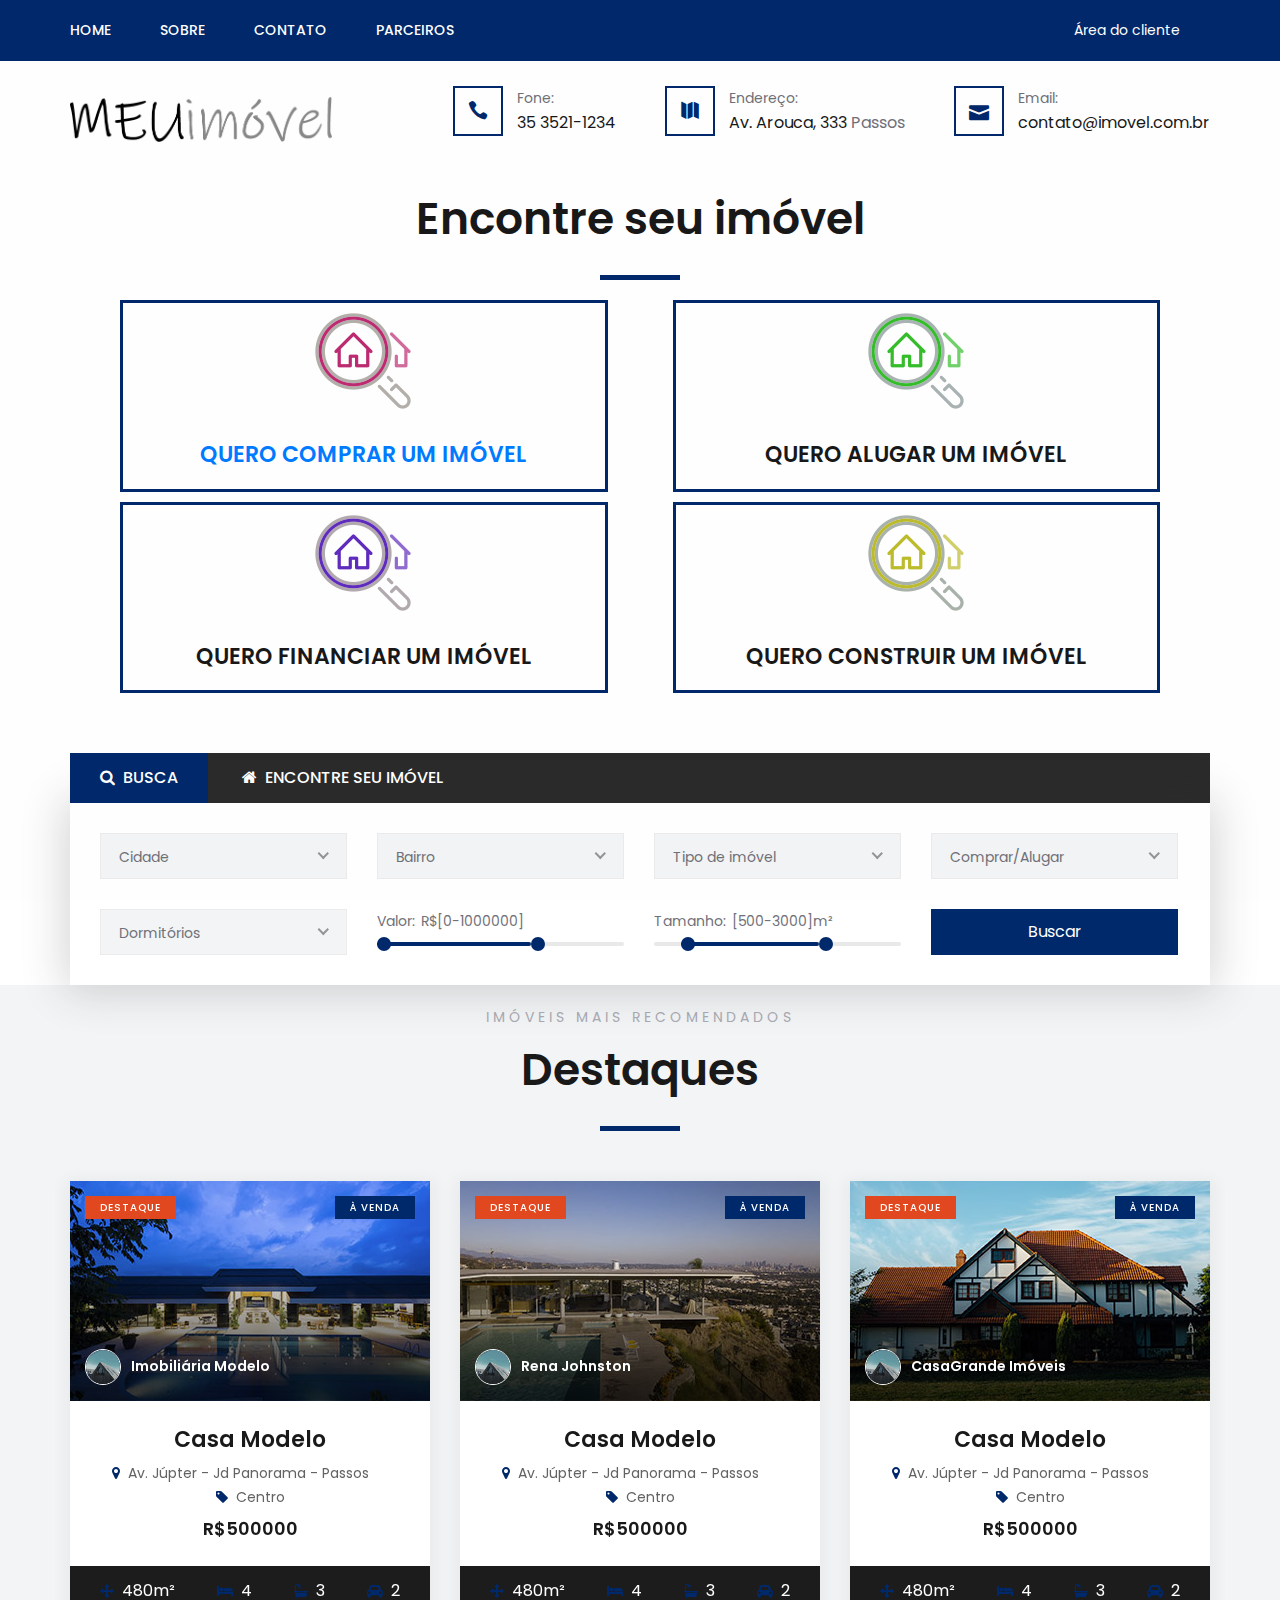
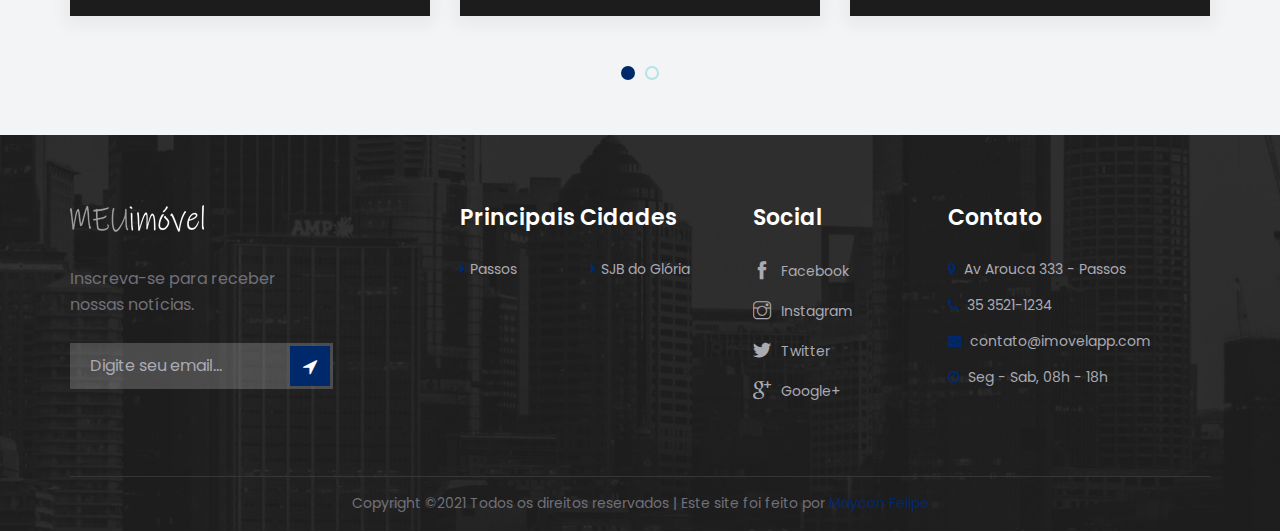
<file: index.html>
<!DOCTYPE html>
<html lang="pt-br">

<head>
    <meta charset="UTF-8">
    <meta name="description" content="Azenta Template">
    <meta name="keywords" content="app, imoveis, imovel, casa, lote, construção">
    <meta name="viewport" content="width=device-width, initial-scale=1.0">
    <meta http-equiv="X-UA-Compatible" content="ie=edge">
    <title>MeuImóvel</title>

    <!-- Google Font -->
    <link href="https://fonts.googleapis.com/css?family=Poppins:300,400,500,600,700,800,900&display=swap" rel="stylesheet">

    <!-- Css Styles -->
    <link rel="stylesheet" href="css/bootstrap.min.css" type="text/css">
    <link rel="stylesheet" href="css/font-awesome.min.css" type="text/css">
    <link rel="stylesheet" href="css/elegant-icons.css" type="text/css">
    <link rel="stylesheet" href="css/themify-icons.css" type="text/css">
    <link rel="stylesheet" href="css/nice-select.css" type="text/css">
    <link rel="stylesheet" href="css/jquery-ui.min.css" type="text/css">
    <link rel="stylesheet" href="css/owl.carousel.min.css" type="text/css">
    <link rel="stylesheet" href="css/magnific-popup.css" type="text/css">
    <link rel="stylesheet" href="css/slicknav.min.css" type="text/css">
    <link rel="stylesheet" href="css/style.css" type="text/css">
</head>

<body>
    <!-- Page Preloder -->
    <div id="preloder">
        <div class="loader"></div>
    </div>

    <!-- Offcanvas Menu Section Begin -->
    <div class="offcanvas-menu-overlay"></div>
    <div class="canvas-open">
        <i class="icon_menu"></i>
    </div>
    <div class="offcanvas-menu-wrapper">
        <div class="canvas-close">
            <i class="icon_close"></i>
        </div>
        <nav class="main-menu">
            <ul>
                <li><a href="./index.html">Home</a></li>
                <li><a href="./about-us.html">Sobre</a></li>
                <li><a href="./contact.html">Contato</a></li>
                <li><a href="./contact.html">Parceiros</a></li>
            </ul>
        </nav>
        <div class="nav-logo-right">
            <ul>
                <li>
                    <i class="icon_phone"></i>
                    <div class="info-text">
                        <span>Phone:</span>
                        <p>(+12) 345 6789</p>
                    </div>
                </li>
                <li>
                    <i class="icon_map"></i>
                    <div class="info-text">
                        <span>Address:</span>
                        <p>16 Creek Ave, <span>NY</span></p>
                    </div>
                </li>
                <li>
                    <i class="icon_mail"></i>
                    <div class="info-text">
                        <span>Email:</span>
                        <p>Info.cololib@gmail.com</p>
                    </div>
                </li>
            </ul>
        </div>
    </div>
    <!-- Offcanvas Menu Section End -->

    <!-- Header Section Begin -->
    <header class="header-section">
        <div class="top-nav">
            <div class="container">
                <div class="row">
                    <div class="col-lg-7">
                        <nav class="main-menu">
                            <ul>
                                <li><a href="./index.html">Home</a></li>
                                <li><a href="./about-us.html">Sobre</a></li>
                                <li><a href="./contact.html">Contato</a></li>
                                <li><a href="./contact.html">Parceiros</a></li>
                            </ul>
                        </nav>
                    </div>
                    <div class="col-lg-5">
                        <div class="top-right">
                            <a href="#" class="property-sub">Área do cliente</a>
                        </div>
                    </div>
                </div>
            </div>
        </div>
        <div class="nav-logo">
            <div class="container">
                <div class="row">
                    <div class="col-lg-3">
                        <div class="logo">
                            <a href="./index.html"><img src="img/logo.png" alt=""></a>
                        </div>
                    </div>
                    <div class="col-lg-9">
                        <div class="nav-logo-right">
                            <ul>
                                <li>
                                    <i class="icon_phone"></i>
                                    <div class="info-text">
                                        <span>Fone:</span>
                                        <p>35 3521-1234</p>
                                    </div>
                                </li>
                                <li>
                                    <i class="icon_map"></i>
                                    <div class="info-text">
                                        <span>Endereço:</span>
                                        <p>Av. Arouca, 333 <span>Passos</span></p>
                                    </div>
                                </li>
                                <li>
                                    <i class="icon_mail"></i>
                                    <div class="info-text">
                                        <span>Email:</span>
                                        <p>contato@imovel.com.br</p>
                                    </div>
                                </li>
                            </ul>
                        </div>
                    </div>
                </div>
            </div>
        </div>
    </header>
    <!-- Header End -->

    <!-- How It Works Section Begin -->
    <section class="howit-works spad">
        <div class="container">
            <div class="row">
                <div class="col-lg-12">
                    <div class="section-title">
                        <span></span>
                        <h2>Encontre seu imóvel</h2>
                    </div>
                </div>
            </div>
            <div class="row buttons">
                <div class="col-lg-5 btn-outline-primary btn-look">
                    <div class="single-howit-works">
                        <img src="img/howit-works/look-for-1.png" alt="">
                        <h4>
                            <a href="selling.html" style="text-decoration:none">
                                QUERO COMPRAR UM IMÓVEL
                            </a>
                        </h4>
                    </div>
                </div>
                <div class="col-lg-5 btn-outline-primary btn-look">
                    <div class="single-howit-works">
                        <img src="img/howit-works/look-for-2.png" alt="">
                        <h4>QUERO ALUGAR UM IMÓVEL</h4>
                    </div>
                </div>
            </div>
            
            <div class="row buttons">
                <div class="col-lg-5 btn-outline-primary btn-look">
                    <div class="single-howit-works">
                        <img src="img/howit-works/look-for-5.png" alt="">
                        <h4>QUERO FINANCIAR UM IMÓVEL</h4>
                    </div>
                </div>
                <div class="col-lg-5 btn-outline-primary btn-look">
                    <div class="single-howit-works">
                        <img src="img/howit-works/look-for-3.png" alt="">
                        <h4>QUERO CONSTRUIR UM IMÓVEL</h4>
                    </div>
                </div>
        </div>
    </section>
    <!-- How It Works Section End -->

    <!-- Search Form Section Begin -->
    <div class="search-form">
        <div class="container">
            <div class="row">
                <div class="col-lg-12">
                    <div class="search-form-text">
                        <div class="search-text">
                            <i class="fa fa-search"></i>
                            Busca
                        </div>
                        <div class="home-text">
                            <i class="fa fa-home"></i>
                            Encontre seu imóvel
                        </div>
                    </div>
                    <form action="#" class="filter-form">
                        <div class="first-row">
                            <select>
                                <option value="" selected>Cidade</option>
                                <option value="" >Passos</option>
                                <option value="" >Itaú de Minas</option>
                                <option value="" >Fortaleza de Minas</option>
                                <option value="" >Pratápolis</option>
                                <option value="" >Alpinópolis</option>
                            </select>
                            <select>
                                <option value="" selected>Bairro</option>
                                <option value="" >Centro</option>
                                <option value="" >Novo Mundo</option>
                                <option value="" >Vila Rica</option>
                                <option value="" >Vale Verde</option>
                                <option value="" >Monte Belo</option>
                                <option value="" >Jd. Canadá</option>
                            </select>
                            <select>
                                <option value="" selected>Tipo de imóvel</option>
                                <option value="" >Casa</option>
                                <option value="" >Apartamento</option>
                                <option value="" >Lote</option>
                                <option value="" >Imóvel Rural</option>
                            </select>
                            <select>
                                <option value="" selected>Comprar/Alugar</option>
                                <option value="" >Comprar</option>
                                <option value="" >Alugar</option>
                            </select>
                        </div>
                        <div class="second-row">
                            <select>
                                <option value="">Dormitórios</option>
                                <option value="" >1</option>
                                <option value="" >2</option>
                                <option value="" >3</option>
                                <option value="" >4 ou +</option>
                            </select>
                            <div class="price-range-wrap">
                                <div class="price-text">
                                    <label for="priceRange">Valor:</label>
                                    <input type="text" id="priceRange" readonly>
                                </div>
                                <div id="price-range" class="slider"></div>
                            </div>
                            <div class="room-size-range">
                                <div class="price-text">
                                    <label for="roomsizeRange">Tamanho:</label>
                                    <input type="text" id="roomsizeRange" readonly>
                                </div>
                                <div id="roomsize-range" class="slider"></div>
                            </div>
                            <button type="button" class="search-btn"><a href="./property.html" style="color: white;">Buscar</a></button>
                        </div>
                    </form>
                </div>
            </div>
        </div>
    </div>
    <!-- Search Form Section End -->

    <!-- Feature Section Begin -->
    <section class="feature-section spad">
        <div class="container">
            <div class="row">
                <div class="col-lg-12">
                    <div class="section-title">
                        <span>Imóveis mais recomendados</span>
                        <h2>Destaques</h2>
                    </div>
                </div>
            </div>
            <div class="row">
                <div class="feature-carousel owl-carousel">
                    <div class="col-lg-4">
                        <div class="feature-item">
                            <div class="fi-pic set-bg" data-setbg="img/feature/feature-1.jpg">
                                <div class="pic-tag">
                                    <div class="f-text">DESTAQUE</div>
                                    <div class="s-text">à venda</div>
                                </div>
                                <div class="feature-author">
                                    <div class="fa-pic">
                                        <img src="img/feature/feature-4.jpg" alt="">
                                    </div>
                                    <div class="fa-text">
                                        <span>Imobiliária Modelo</span>
                                    </div>
                                </div>
                            </div>
                            <div class="fi-text">
                                <div class="inside-text">
                                    <h4>Casa Modelo</h4>
                                    <ul>
                                        <li><i class="fa fa-map-marker"></i> Av. Júpter - Jd Panorama - Passos</li>
                                        <li><i class="fa fa-tag"></i> Centro</li>
                                    </ul>
                                    <h5 class="price">R$500000<span></span></h5>
                                </div>
                                <ul class="room-features">
                                    <li>
                                        <i class="fa fa-arrows"></i>
                                        <p>480m²</p>
                                    </li>
                                    <li>
                                        <i class="fa fa-bed"></i>
                                        <p>4</p>
                                    </li>
                                    <li>
                                        <i class="fa fa-bath"></i>
                                        <p>3</p>
                                    </li>
                                    <li>
                                        <i class="fa fa-car"></i>
                                        <p>2</p>
                                    </li>
                                </ul>
                            </div>
                        </div>
                    </div>
                    <div class="col-lg-4">
                        <div class="feature-item">
                            <div class="fi-pic set-bg" data-setbg="img/feature/feature-2.jpg">
                                <div class="pic-tag">
                                    <div class="f-text">DESTAQUE</div>
                                    <div class="s-text">à venda</div>
                                </div>
                                <div class="feature-author">
                                    <div class="fa-pic">
                                        <img src="img/feature/feature-4.jpg" alt="">
                                    </div>
                                    <div class="fa-text">
                                        <span>Rena Johnston</span>
                                    </div>
                                </div>
                            </div>
                            <div class="fi-text">
                                <div class="inside-text">
                                    <h4>Casa Modelo</h4>
                                    <ul>
                                        <li><i class="fa fa-map-marker"></i> Av. Júpter - Jd Panorama - Passos</li>
                                        <li><i class="fa fa-tag"></i> Centro</li>
                                    </ul>
                                    <h5 class="price">R$500000<span></span></h5>
                                </div>
                                <ul class="room-features">
                                    <li>
                                        <i class="fa fa-arrows"></i>
                                        <p>480m²</p>
                                    </li>
                                    <li>
                                        <i class="fa fa-bed"></i>
                                        <p>4</p>
                                    </li>
                                    <li>
                                        <i class="fa fa-bath"></i>
                                        <p>3</p>
                                    </li>
                                    <li>
                                        <i class="fa fa-car"></i>
                                        <p>2</p>
                                    </li>
                                </ul>
                            </div>
                        </div>
                    </div>
                    <div class="col-lg-4">
                        <div class="feature-item">
                            <div class="fi-pic set-bg" data-setbg="img/feature/feature-3.jpg">
                                <div class="pic-tag">
                                    <div class="f-text">DESTAQUE</div>
                                    <div class="s-text">à venda</div>
                                </div>
                                <div class="feature-author">
                                    <div class="fa-pic">
                                        <img src="img/feature/feature-4.jpg" alt="">
                                    </div>
                                    <div class="fa-text">
                                        <span>CasaGrande Imóveis</span>
                                    </div>
                                </div>
                            </div>
                            <div class="fi-text">
                                <div class="inside-text">
                                    <h4>Casa Modelo</h4>
                                    <ul>
                                        <li><i class="fa fa-map-marker"></i> Av. Júpter - Jd Panorama - Passos</li>
                                        <li><i class="fa fa-tag"></i> Centro</li>
                                    </ul>
                                    <h5 class="price">R$500000<span></span></h5>
                                </div>
                                <ul class="room-features">
                                    <li>
                                        <i class="fa fa-arrows"></i>
                                        <p>480m²</p>
                                    </li>
                                    <li>
                                        <i class="fa fa-bed"></i>
                                        <p>4</p>
                                    </li>
                                    <li>
                                        <i class="fa fa-bath"></i>
                                        <p>3</p>
                                    </li>
                                    <li>
                                        <i class="fa fa-car"></i>
                                        <p>2</p>
                                    </li>
                                </ul>
                            </div>
                        </div>
                    </div>
                    <div class="col-lg-4">
                        <div class="feature-item">
                            <div class="fi-pic set-bg" data-setbg="img/feature/feature-4.jpg">
                                <div class="pic-tag">
                                    <div class="f-text">DESTAQUE</div>
                                    <div class="s-text">à venda</div>
                                </div>
                                <div class="feature-author">
                                    <div class="fa-pic">
                                        <img src="img/feature/feature-4.jpg" alt="">
                                    </div>
                                    <div class="fa-text">
                                        <span>Jorge Paiva</span>
                                    </div>
                                </div>
                            </div>
                            <div class="fi-text">
                                <div class="inside-text">
                                    <h4>Casa Modelo</h4>
                                    <ul>
                                        <li><i class="fa fa-map-marker"></i> Av. Júpter - Jd Panorama - Passos</li>
                                        <li><i class="fa fa-tag"></i> Centro</li>
                                    </ul>
                                    <h5 class="price">R$500000<span></span></h5>
                                </div>
                                <ul class="room-features">
                                    <li>
                                        <i class="fa fa-arrows"></i>
                                        <p>480m²</p>
                                    </li>
                                    <li>
                                        <i class="fa fa-bed"></i>
                                        <p>4</p>
                                    </li>
                                    <li>
                                        <i class="fa fa-bath"></i>
                                        <p>3</p>
                                    </li>
                                    <li>
                                        <i class="fa fa-car"></i>
                                        <p>2</p>
                                    </li>
                                </ul>
                            </div>
                        </div>
                    </div>
                    <div class="col-lg-4">
                        <div class="feature-item">
                            <div class="fi-pic set-bg" data-setbg="img/feature/feature-5.jpg">
                                <div class="pic-tag">
                                    <div class="f-text">DESTAQUE</div>
                                    <div class="s-text">à venda</div>
                                </div>
                                <div class="feature-author">
                                    <div class="fa-pic">
                                        <img src="img/feature/feature-4.jpg" alt="">
                                    </div>
                                    <div class="fa-text">
                                        <span>Jonathan Walters</span>
                                    </div>
                                </div>
                            </div>
                            <div class="fi-text">
                                <div class="inside-text">
                                    <h4>Casa Modelo</h4>
                                    <ul>
                                        <li><i class="fa fa-map-marker"></i> Av. Júpter - Jd Panorama - Passos</li>
                                        <li><i class="fa fa-tag"></i> Centro</li>
                                    </ul>
                                    <h5 class="price">R$500000<span></span></h5>
                                </div>
                                <ul class="room-features">
                                    <li>
                                        <i class="fa fa-arrows"></i>
                                        <p>480m²</p>
                                    </li>
                                    <li>
                                        <i class="fa fa-bed"></i>
                                        <p>4</p>
                                    </li>
                                    <li>
                                        <i class="fa fa-bath"></i>
                                        <p>3</p>
                                    </li>
                                    <li>
                                        <i class="fa fa-car"></i>
                                        <p>2</p>
                                    </li>
                                </ul>
                            </div>
                        </div>
                    </div>
                </div>
            </div>
        </div>
    </section>
    <!-- Feature Section End -->

    <!-- Footer Section Begin -->
    <footer class="footer-section set-bg" data-setbg="img/footer-bg.jpg">
        <div class="container">
            <div class="footer-text">
                <div class="row">
                    <div class="col-lg-3">
                        <div class="footer-logo">
                            <div class="logo">
                                <a href="#"><img src="img/footer-logo.png" alt=""></a>
                            </div>
                            <p>Inscreva-se para receber nossas notícias.</p>
                            <form action="#" class="newslatter-form">
                                <input type="text" placeholder="Digite seu email...">
                                <button type="submit"><i class="fa fa-location-arrow"></i></button>
                            </form>
                        </div>
                    </div>
                    <div class="col-lg-3 offset-lg-1">
                        <div class="footer-widget">
                            <h4>Principais Cidades</h4>
                            <ul>
                                <li><i class="fa fa-caret-right"></i> <a href="#">Passos</a></li>
                            </ul>
                            <ul>
                                <li><i class="fa fa-caret-right"></i> <a href="#">SJB do Glória</a></li>
                            </ul>
                        </div>
                    </div>
                    <div class="col-lg-2">
                        <div class="footer-widget">
                            <h4>Social</h4>
                            <ul class="social">
                                <li><i class="ti-facebook"></i> <a href="#">Facebook</a></li>
                                <li><i class="ti-instagram"></i> <a href="#">Instagram</a></li>
                                <li><i class="ti-twitter-alt"></i> <a href="#">Twitter</a></li>
                                <li><i class="ti-google"></i> <a href="#">Google+</a></li>
                            </ul>
                        </div>
                    </div>
                    <div class="col-lg-3">
                        <div class="footer-widget">
                            <h4>Contato</h4>
                            <ul class="contact-option">
                                <li><i class="fa fa-map-marker"></i> Av Arouca 333 - Passos</li>
                                <li><i class="fa fa-phone"></i> 35 3521-1234</li>
                                <li><i class="fa fa-envelope"></i> contato@imovelapp.com</li>
                                <li><i class="fa fa-clock-o"></i> Seg - Sab, 08h - 18h</li>
                            </ul>
                        </div>
                    </div>
                </div>
            </div>
            <div class="copyright-text">
                <p> Copyright ©2021 Todos os direitos reservados | Este site foi feito por <a href="https://github.com/mayconfelipes">Maycon Felipe</a></p>
            </div>
        </div>
    </footer>
    <!-- Footer Section End -->

    <!-- Js Plugins -->
    <script src="js/jquery-3.3.1.min.js"></script>
    <script src="js/bootstrap.min.js"></script>
    <script src="js/jquery.magnific-popup.min.js"></script>
    <script src="js/jquery.nice-select.min.js"></script>
    <script src="js/jquery.slicknav.js"></script>
    <script src="js/jquery-ui.min.js"></script>
    <script src="js/owl.carousel.min.js"></script>
    <script src="js/main.js"></script>
</body>
</html>
</file>
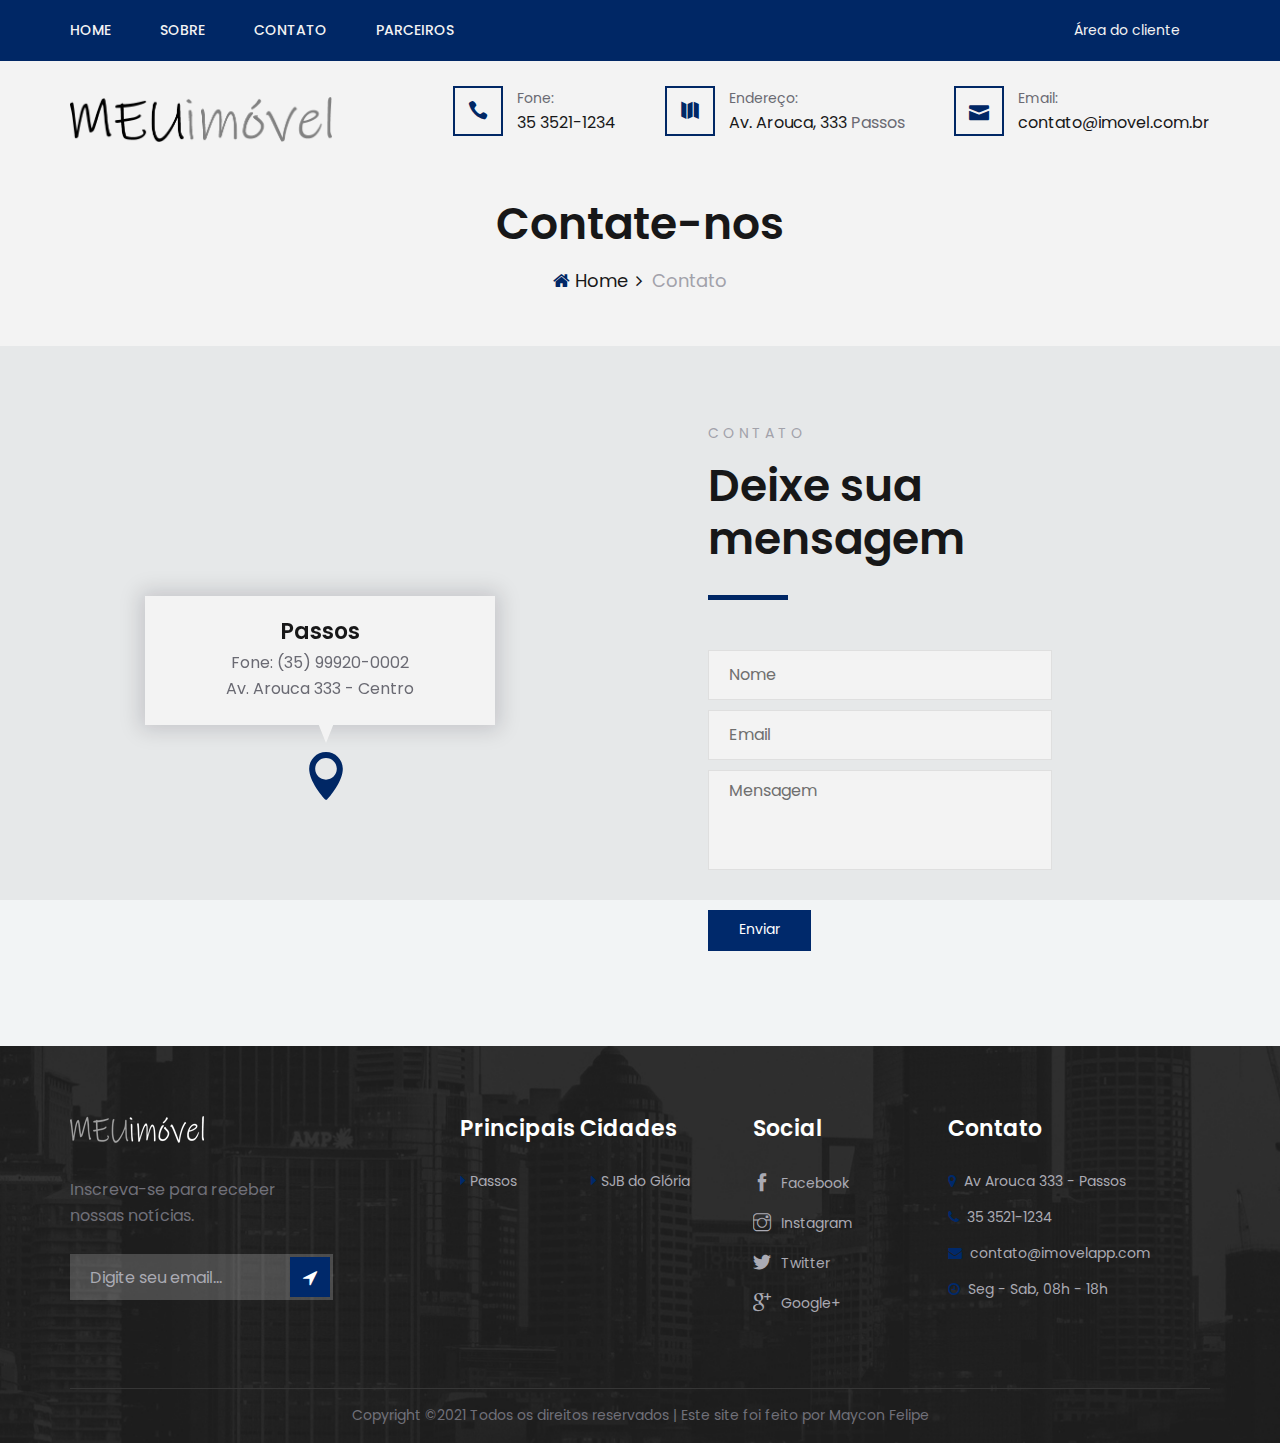
<file: contact.html>
<!DOCTYPE html>
<html lang="zxx">

<head>
    <meta charset="UTF-8">
    <meta name="description" content="Azenta Template">
    <meta name="keywords" content="Azenta, unica, creative, html">
    <meta name="viewport" content="width=device-width, initial-scale=1.0">
    <meta http-equiv="X-UA-Compatible" content="ie=edge">
    <title>MeuImóvel</title>

    <!-- Google Font -->
    <link href="https://fonts.googleapis.com/css?family=Poppins:300,400,500,600,700,800,900&display=swap" rel="stylesheet">

    <!-- Css Styles -->
    <link rel="stylesheet" href="css/bootstrap.min.css" type="text/css">
    <link rel="stylesheet" href="css/font-awesome.min.css" type="text/css">
    <link rel="stylesheet" href="css/elegant-icons.css" type="text/css">
    <link rel="stylesheet" href="css/themify-icons.css" type="text/css">
    <link rel="stylesheet" href="css/nice-select.css" type="text/css">
    <link rel="stylesheet" href="css/jquery-ui.min.css" type="text/css">
    <link rel="stylesheet" href="css/owl.carousel.min.css" type="text/css">
    <link rel="stylesheet" href="css/magnific-popup.css" type="text/css">
    <link rel="stylesheet" href="css/slicknav.min.css" type="text/css">
    <link rel="stylesheet" href="css/style.css" type="text/css">
</head>

<body>
    <!-- Page Preloder -->
    <div id="preloder">
        <div class="loader"></div>
    </div>

    <!-- Offcanvas Menu Section Begin -->
    <div class="offcanvas-menu-overlay"></div>
    <div class="canvas-open">
        <i class="icon_menu"></i>
    </div>
    <div class="offcanvas-menu-wrapper">
        <div class="canvas-close">
            <i class="icon_close"></i>
        </div>
        <nav class="main-menu">
            <ul>
                <li><a href="./index.html">Home</a></li>
                <li><a href="./about-us.html">Sobre</a></li>
                <li><a href="./contact.html">Contato</a></li>
                <li><a href="./blog.html">Blog</a></li>
            </ul>
        </nav>
        <div class="nav-logo-right">
            <ul>
                <li>
                    <i class="icon_phone"></i>
                    <div class="info-text">
                        <span>Phone:</span>
                        <p>(+12) 345 6789</p>
                    </div>
                </li>
                <li>
                    <i class="icon_map"></i>
                    <div class="info-text">
                        <span>Address:</span>
                        <p>16 Creek Ave, <span>NY</span></p>
                    </div>
                </li>
                <li>
                    <i class="icon_mail"></i>
                    <div class="info-text">
                        <span>Email:</span>
                        <p>Info.cololib@gmail.com</p>
                    </div>
                </li>
            </ul>
        </div>
    </div>
    <!-- Offcanvas Menu Section End -->

    <!-- Header Section Begin -->
    <header class="header-section">
        <div class="top-nav">
            <div class="container">
                <div class="row">
                    <div class="col-lg-7">
                        <nav class="main-menu">
                            <ul>
                                <li><a href="./index.html">Home</a></li>
                                <li><a href="./about-us.html">Sobre</a></li>
                                <li><a href="./contact.html">Contato</a></li>
                                <li><a href="./contact.html">Parceiros</a></li>
                            </ul>
                        </nav>
                    </div>
                    <div class="col-lg-5">
                        <div class="top-right">
                            <a href="#" class="property-sub">Área do cliente</a>
                        </div>
                    </div>
                </div>
            </div>
        </div>
        <div class="nav-logo">
            <div class="container">
                <div class="row">
                    <div class="col-lg-3">
                        <div class="logo">
                            <a href="./index.html"><img src="img/logo.png" alt=""></a>
                        </div>
                    </div>
                    <div class="col-lg-9">
                        <div class="nav-logo-right">
                            <ul>
                                <li>
                                    <i class="icon_phone"></i>
                                    <div class="info-text">
                                        <span>Fone:</span>
                                        <p>35 3521-1234</p>
                                    </div>
                                </li>
                                <li>
                                    <i class="icon_map"></i>
                                    <div class="info-text">
                                        <span>Endereço:</span>
                                        <p>Av. Arouca, 333 <span>Passos</span></p>
                                    </div>
                                </li>
                                <li>
                                    <i class="icon_mail"></i>
                                    <div class="info-text">
                                        <span>Email:</span>
                                        <p>contato@imovel.com.br</p>
                                    </div>
                                </li>
                            </ul>
                        </div>
                    </div>
                </div>
            </div>
        </div>
    </header>
    <!-- Header End -->

    <!-- Breadcrumb Section Begin -->
    <section class="breadcrumb-section contact-page">
        <div class="container">
            <div class="row">
                <div class="col-lg-12">
                    <div class="breadcrumb-text">
                        <h2>Contate-nos</h2>
                        <div class="breadcrumb-option">
                            <a href="#"><i class="fa fa-home"></i> Home</a>
                            <span>Contato</span>
                        </div>
                    </div>
                </div>
            </div>
        </div>
    </section>
    <!-- Breadcrumb Section Begin -->

    <!-- Contact Section Begin -->
    <section class="contact-section">
        <div class="container-fluid">
            <div class="row">
                <div class="col-lg-6">
                    <div class="contact-map">
                        <iframe
                        src="https://www.google.com/maps/embed?pb=!1m18!1m12!1m3!1d1865.9018497733414!2d-46.60924538766012!3d-20.718194406738053!2m3!1f0!2f0!3f0!3m2!1i1024!2i768!4f13.1!3m3!1m2!1s0x0%3A0x0!2zMjDCsDQzJzA1LjUiUyA0NsKwMzYnMzAuOCJX!5e0!3m2!1spt-BR!2sbr!4v1615560596039!5m2!1spt-BR!2sbr"
                        height="700" style="border:0;" allowfullscreen=""></iframe>
                        <div class="map-inside">
                            <i class="icon_pin"></i>
                            <div class="inside-widget">
                                <h4>Passos</h4>
                                <ul>
                                    <li>Fone: (35) 99920-0002</li>
                                    <li>Av. Arouca 333 - Centro</li>
                                </ul>
                            </div>
                        </div>
                    </div>
                </div>
                <div class="col-lg-6">
                    <div class="row">
                        <div class="col-lg-7 offset-lg-1">
                            <div class="contact-text">
                                <div class="section-title">
                                    <span>Contato</span>
                                    <h2>Deixe sua mensagem</h2>
                                </div>
                                <form action="#" class="contact-form">
                                    <input type="text" placeholder="Nome">
                                    <input type="text" placeholder="Email">
                                    <textarea placeholder="Mensagem"></textarea>
                                    <button type="submit" class="site-btn">Enviar</button>
                                </form>
                            </div>
                        </div>
                    </div>
                </div>
            </div>
        </div>
    </section>
    <!-- Contact Section End -->

    
    <!-- Footer Section Begin -->
    <footer class="footer-section set-bg" data-setbg="img/footer-bg.jpg">
        <div class="container">
            <div class="footer-text">
                <div class="row">
                    <div class="col-lg-3">
                        <div class="footer-logo">
                            <div class="logo">
                                <a href="#"><img src="img/footer-logo.png" alt=""></a>
                            </div>
                            <p>Inscreva-se para receber nossas notícias.</p>
                            <form action="#" class="newslatter-form">
                                <input type="text" placeholder="Digite seu email...">
                                <button type="submit"><i class="fa fa-location-arrow"></i></button>
                            </form>
                        </div>
                    </div>
                    <div class="col-lg-3 offset-lg-1">
                        <div class="footer-widget">
                            <h4>Principais Cidades</h4>
                            <ul>
                                <li><i class="fa fa-caret-right"></i> <a href="#">Passos</a></li>
                            </ul>
                            <ul>
                                <li><i class="fa fa-caret-right"></i> <a href="#">SJB do Glória</a></li>
                            </ul>
                        </div>
                    </div>
                    <div class="col-lg-2">
                        <div class="footer-widget">
                            <h4>Social</h4>
                            <ul class="social">
                                <li><i class="ti-facebook"></i> <a href="#">Facebook</a></li>
                                <li><i class="ti-instagram"></i> <a href="#">Instagram</a></li>
                                <li><i class="ti-twitter-alt"></i> <a href="#">Twitter</a></li>
                                <li><i class="ti-google"></i> <a href="#">Google+</a></li>
                            </ul>
                        </div>
                    </div>
                    <div class="col-lg-3">
                        <div class="footer-widget">
                            <h4>Contato</h4>
                            <ul class="contact-option">
                                <li><i class="fa fa-map-marker"></i> Av Arouca 333 - Passos</li>
                                <li><i class="fa fa-phone"></i> 35 3521-1234</li>
                                <li><i class="fa fa-envelope"></i> contato@imovelapp.com</li>
                                <li><i class="fa fa-clock-o"></i> Seg - Sab, 08h - 18h</li>
                            </ul>
                        </div>
                    </div>
                </div>
            </div>
            <div class="copyright-text">
                <p> Copyright ©2021 Todos os direitos reservados | Este site foi feito por Maycon Felipe</p>
            </div>
        </div>
    </footer>
    <!-- Footer Section End -->

    <!-- Js Plugins -->
    <script src="js/jquery-3.3.1.min.js"></script>
    <script src="js/bootstrap.min.js"></script>
    <script src="js/jquery.magnific-popup.min.js"></script>
    <script src="js/jquery.nice-select.min.js"></script>
    <script src="js/jquery.slicknav.js"></script>
    <script src="js/jquery-ui.min.js"></script>
    <script src="js/owl.carousel.min.js"></script>
    <script src="js/main.js"></script>
</body>

</html>
</file>
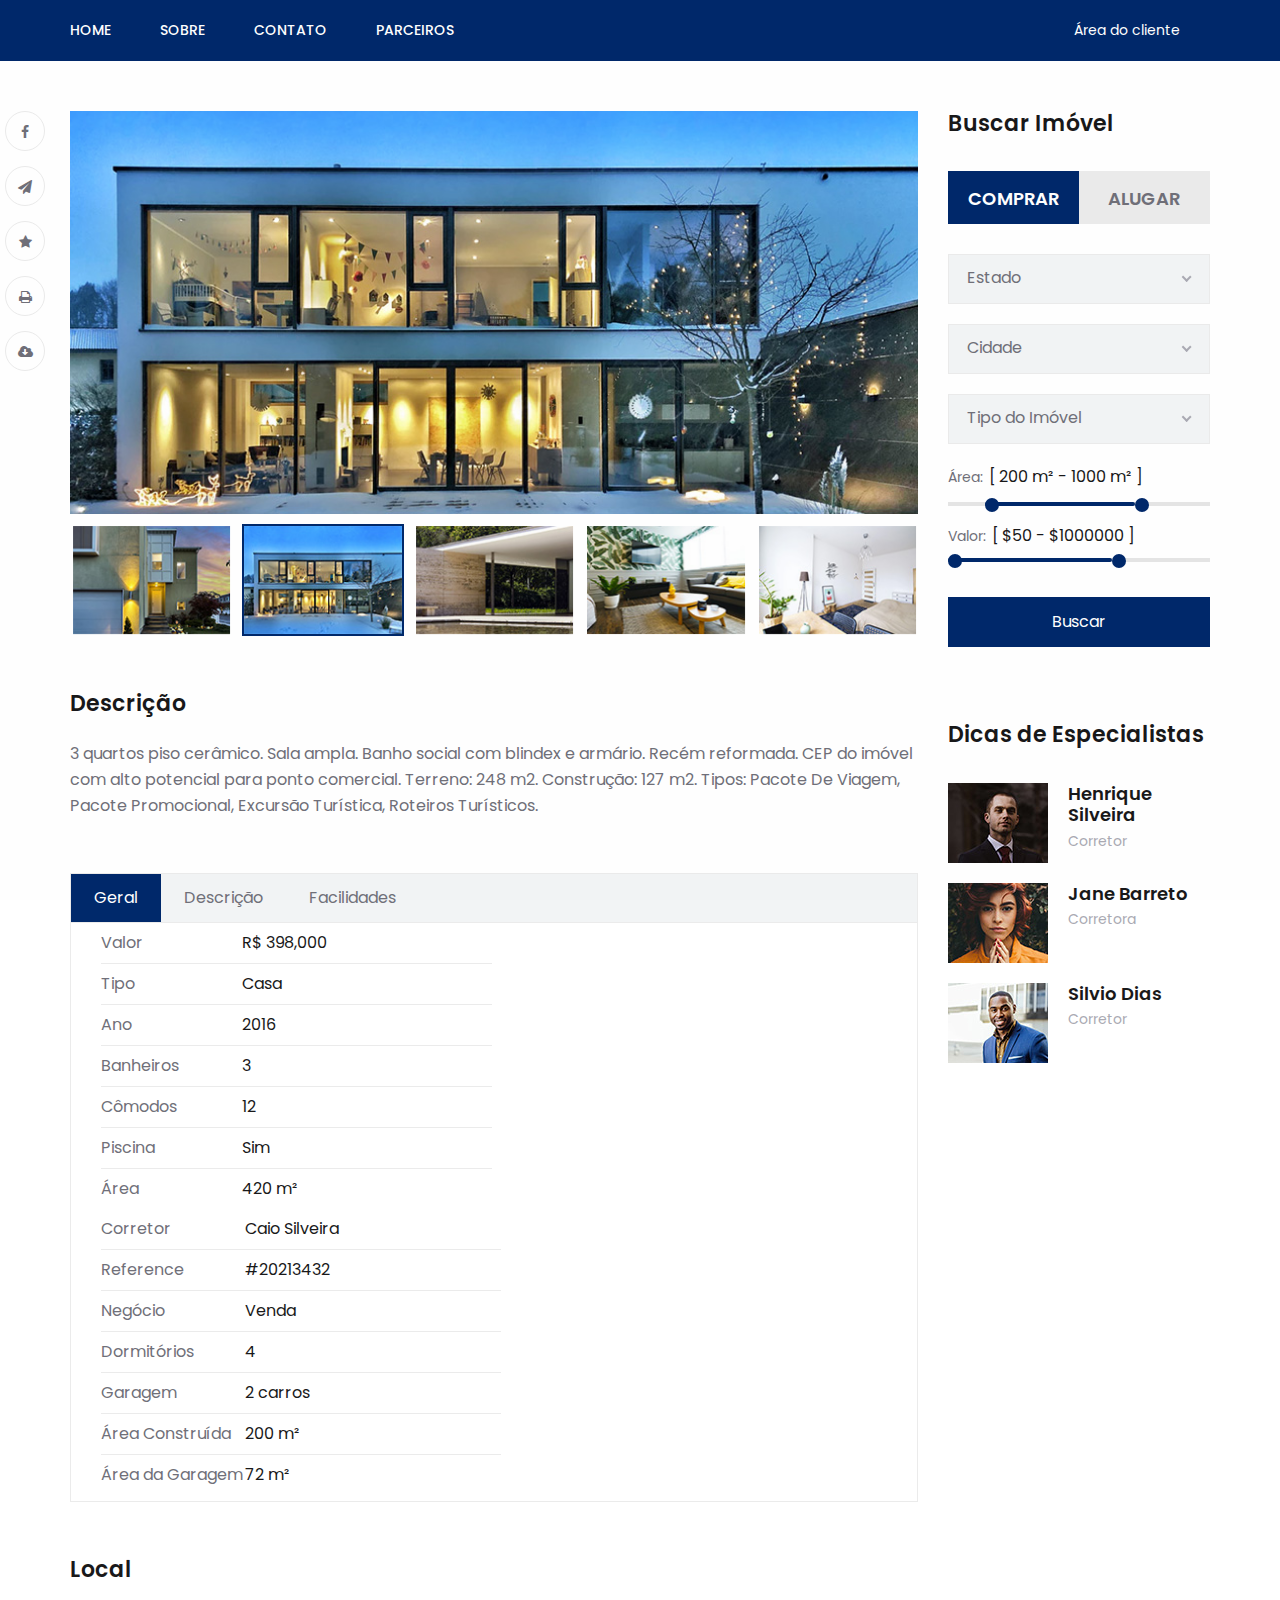
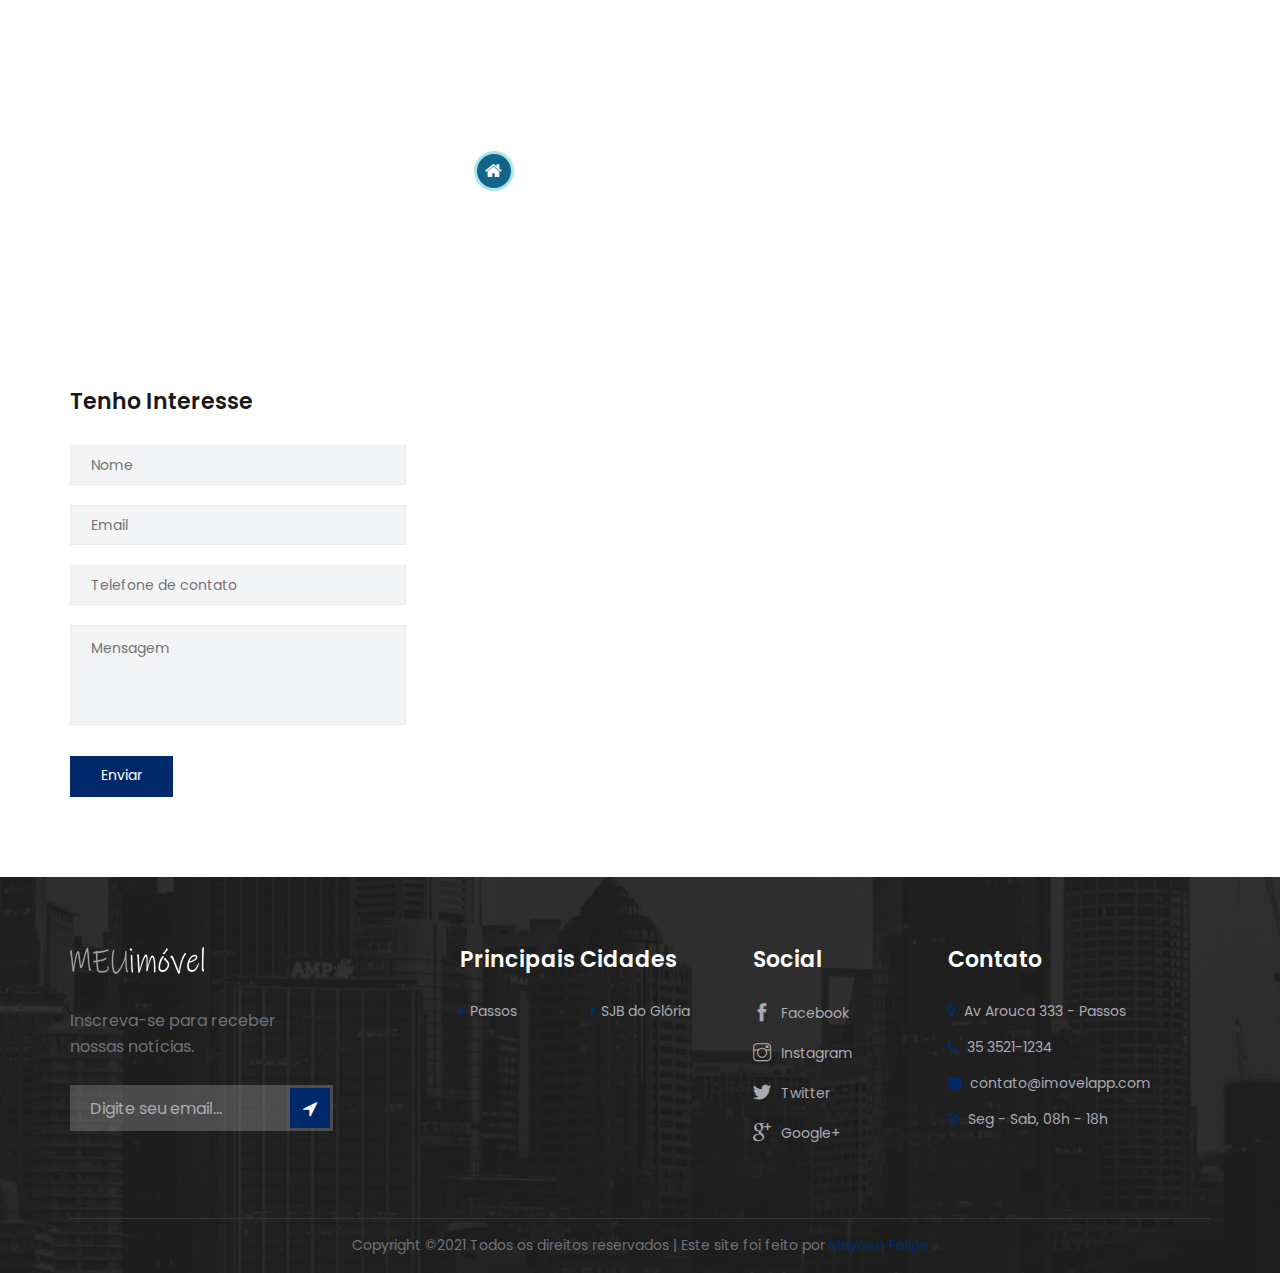
<file: property-details.html>
<!DOCTYPE html>
<html lang="zxx">

<head>
    <meta charset="UTF-8">
    <meta name="description" content="Azenta Template">
    <meta name="keywords" content="Azenta, unica, creative, html">
    <meta name="viewport" content="width=device-width, initial-scale=1.0">
    <meta http-equiv="X-UA-Compatible" content="ie=edge">
    <title>MeuImóvel</title>

    <!-- Google Font -->
    <link href="https://fonts.googleapis.com/css?family=Poppins:300,400,500,600,700,800,900&display=swap" rel="stylesheet">

    <!-- Css Styles -->
    <link rel="stylesheet" href="css/bootstrap.min.css" type="text/css">
    <link rel="stylesheet" href="css/font-awesome.min.css" type="text/css">
    <link rel="stylesheet" href="css/elegant-icons.css" type="text/css">
    <link rel="stylesheet" href="css/themify-icons.css" type="text/css">
    <link rel="stylesheet" href="css/nice-select.css" type="text/css">
    <link rel="stylesheet" href="css/jquery-ui.min.css" type="text/css">
    <link rel="stylesheet" href="css/owl.carousel.min.css" type="text/css">
    <link rel="stylesheet" href="css/magnific-popup.css" type="text/css">
    <link rel="stylesheet" href="css/slicknav.min.css" type="text/css">
    <link rel="stylesheet" href="css/style.css" type="text/css">
</head>

<body>
    <!-- Page Preloder -->
    <div id="preloder">
        <div class="loader"></div>
    </div>

    <!-- Offcanvas Menu Section Begin -->
    <div class="offcanvas-menu-overlay"></div>
    <div class="canvas-open">
        <i class="icon_menu"></i>
    </div>
    <div class="offcanvas-menu-wrapper">
        <div class="canvas-close">
            <i class="icon_close"></i>
        </div>
        <nav class="main-menu">
            <ul>
                <li><a href="./index.html">Home</a></li>
                <li><a href="./about-us.html">Sobre</a></li>
                <li><a href="./contact.html">Contato</a></li>
            </ul>
        </nav>
        
    </div>
    <!-- Offcanvas Menu Section End -->

    <!-- Header Section Begin -->
    <header class="header-section">
        <div class="top-nav">
            <div class="container">
                <div class="row">
                    <div class="col-lg-7">
                        <nav class="main-menu">
                            <ul>
                                <li><a href="./index.html">Home</a></li>
                                <li><a href="./about-us.html">Sobre</a></li>
                <li><a href="./contact.html">Contato</a></li>
                <li><a href="./contact.html">Parceiros</a></li>
                            </ul>
                        </nav>
                    </div>
                    <div class="col-lg-5">
                        <div class="top-right">
                            <a href="#" class="property-sub">Área do cliente</a>
                        </div>
                    </div>
                </div>
            </div>
        </div>
        
    </header>
    <!-- Header End -->
    <!-- Property Details Section Begin -->
    <section class="property-details-section spad">
        <div class="container">
            <div class="row">
                <div class="col-lg-9">
                    <div class="pd-details-text">
                        <div class="pd-details-social">
                            <a href="#"><i class="fa fa-facebook"></i></a>
                            <a href="#"><i class="fa fa-send"></i></a>
                            <a href="#"><i class="fa fa-star"></i></a>
                            <a href="#"><i class="fa fa-print"></i></a>
                            <a href="#"><i class="fa fa-cloud-download"></i></a>
                        </div>
                        <div class="property-more-pic">
                            <div class="product-pic-zoom">
                                <img class="product-big-img" src="img/properties/property-details-b1.jpg" alt="">
                            </div>
                            <div class="product-thumbs">
                                <div class="product-thumbs-track ps-slider owl-carousel">
                                    <div class="pt" data-imgbigurl="img/properties/property-details-b2.jpg"><img
                                            src="img/properties/thumb-1.jpg" alt=""></div>
                                    <div class="pt active" data-imgbigurl="img/properties/property-details-b1.jpg"><img
                                            src="img/properties/thumb-2.jpg" alt=""></div>
                                    <div class="pt" data-imgbigurl="img/properties/property-details-b3.jpg"><img
                                            src="img/properties/thumb-3.jpg" alt=""></div>
                                    <div class="pt" data-imgbigurl="img/properties/property-details-b4.jpg"><img
                                            src="img/properties/thumb-4.jpg" alt=""></div>
                                    <div class="pt" data-imgbigurl="img/properties/property-details-b5.jpg"><img
                                            src="img/properties/thumb-5.jpg" alt=""></div>
                                </div>
                            </div>
                        </div>
                        <div class="pd-desc">
                            <h4>Descrição</h4>
                            <p>3 quartos piso cerâmico. Sala ampla. Banho social com blindex e armário. 
                                Recém reformada. CEP do imóvel com alto potencial para ponto comercial. 
                                Terreno: 248 m2. Construção: 127 m2. Tipos: Pacote De Viagem, Pacote Promocional, 
                                Excursão Turística, Roteiros Turísticos.</p>
                        </div>
                        <div class="pd-details-tab">
                            <div class="tab-item">
                                <ul class="nav" role="tablist">
                                    <li>
                                        <a class="active" data-toggle="tab" href="#tab-1" role="tab">Geral</a>
                                    </li>
                                    <li>
                                        <a data-toggle="tab" href="#tab-2" role="tab">Descrição</a>
                                    </li>
                                    <li>
                                        <a data-toggle="tab" href="#tab-3" role="tab">Facilidades</a>
                                    </li>
                                </ul>
                            </div>
                            <div class="tab-item-content">
                                <div class="tab-content">
                                    <div class="tab-pane fade-in active" id="tab-1" role="tabpanel">
                                        <div class="property-more-table">
                                            <table class="left-table">
                                                <tbody>
                                                    <tr>
                                                        <td class="pt-name">Valor</td>
                                                        <td class="p-value">R$ 398,000</td>
                                                    </tr>
                                                    <tr>
                                                        <td class="pt-name">Tipo</td>
                                                        <td class="p-value">Casa</td>
                                                    </tr>
                                                    <tr>
                                                        <td class="pt-name">Ano</td>
                                                        <td class="p-value">2016</td>
                                                    </tr>
                                                    <tr>
                                                        <td class="pt-name">Banheiros</td>
                                                        <td class="p-value">3</td>
                                                    </tr>
                                                    <tr>
                                                        <td class="pt-name">Cômodos</td>
                                                        <td class="p-value">12</td>
                                                    </tr>
                                                    <tr>
                                                        <td class="pt-name">Piscina</td>
                                                        <td class="p-value">Sim</td>
                                                    </tr>
                                                    <tr>
                                                        <td class="pt-name">Área</td>
                                                        <td class="p-value">420 m²</td>
                                                    </tr>
                                                </tbody>
                                            </table>
                                            <table class="right-table">
                                                <tbody>
                                                    <tr>
                                                        <td class="pt-name">Corretor</td>
                                                        <td class="p-value">Caio Silveira</td>
                                                    </tr>
                                                    <tr>
                                                        <td class="pt-name">Reference</td>
                                                        <td class="p-value">#20213432</td>
                                                    </tr>
                                                    <tr>
                                                        <td class="pt-name">Negócio</td>
                                                        <td class="p-value">Venda</td>
                                                    </tr>
                                                    <tr>
                                                        <td class="pt-name">Dormitórios</td>
                                                        <td class="p-value">4</td>
                                                    </tr>
                                                    <tr>
                                                        <td class="pt-name">Garagem</td>
                                                        <td class="p-value">2 carros</td>
                                                    </tr>
                                                    <tr>
                                                        <td class="pt-name">Área Construída</td>
                                                        <td class="p-value">200 m²</td>
                                                    </tr>
                                                    <tr>
                                                        <td class="pt-name">Área da Garagem</td>
                                                        <td class="p-value">72 m²</td>
                                                    </tr>
                                                </tbody>
                                            </table>
                                        </div>
                                    </div>
                                    <div class="tab-pane fade" id="tab-2" role="tabpanel">
                                        <div class="pd-table-desc">
                                            <p>3 quartos piso cerâmico. Sala ampla. Banho social com blindex e armário. 
                                                Recém reformada. CEP do imóvel com alto potencial para ponto comercial. 
                                                Terreno: 248 m2. Construção: 127 m2. Tipos: Pacote De Viagem, Pacote Promocional, 
                                                Excursão Turística, Roteiros Turísticos.</p>
                                        </div>
                                    </div>
                                    <div class="tab-pane fade" id="tab-3" role="tabpanel">
                                        <div class="pd-table-amenities">
                                            <p>Você encontrou o apartamento dos seus sonhos em Botafogo! Imóvel à venda,
                                                 com 3 quartos , varanda, cozinha americana planejada e área de serviço. 
                                                 Imagina passar uma tarde de domingo com a família e amigos nesse apartamento?! 
                                                  Possui vaga de garagem coberta, piscina, academia, salão de festas e segurança 24h.
                                                O imóvel está a 3 quarteirões do metrô da Voluntários da Pátria e a região oferece
                                                 diversas opções de serviços e lazer, como escolas, padarias, supermercado (a 2 min), 
                                                 livraria (a 5 min). Também está próximo da praia.
                                                Apartamento disponível para visitas de segunda à sexta-feira, das 9h às 18h.</p>
                                        </div>
                                    </div>
                                </div>
                            </div>
                        </div>
                        <div class="property-map">
                            <h4>Local</h4>
                            <div class="map-inside">
                                <iframe
                                    src="https://www.google.com/maps/embed?pb=!1m18!1m12!1m3!1d1865.9018497733414!2d-46.60924538766012!3d-20.718194406738053!2m3!1f0!2f0!3f0!3m2!1i1024!2i768!4f13.1!3m3!1m2!1s0x0%3A0x0!2zMjDCsDQzJzA1LjUiUyA0NsKwMzYnMzAuOCJX!5e0!3m2!1spt-BR!2sbr!4v1615560596039!5m2!1spt-BR!2sbr"
                                    height="320" style="border:0;" allowfullscreen=""></iframe>
                                <div class="icon">
                                    <i class="fa fa-home"></i>
                                </div>
                            </div>
                        </div>
                        <div class="property-contactus">
                            <h4>Tenho Interesse</h4>
                            <div class="row">
                                <div class="col-lg-5">
                                    <form action="#" class="agent-contact-form">
                                        <input type="text" placeholder="Nome">
                                        <input type="text" placeholder="Email">
                                        <input type="text" placeholder="Telefone de contato">
                                        <textarea placeholder="Mensagem"></textarea>
                                        <button type="submit" class="site-btn">Enviar</button>
                                    </form>
                                </div>
                            </div>
                        </div>
                    </div>
                </div>
                <div class="col-lg-3">
                    <div class="property-sidebar">
                        <h4>Buscar Imóvel</h4>
                        <form action="#" class="sidebar-search">
                            <div class="sidebar-btn">
                                <div class="bt-item">
                                    <input type="radio" name="s-type" id="st-buy" checked>
                                    <label for="st-buy">Comprar</label>
                                </div>
                                <div class="bt-item">
                                    <input type="radio" name="s-type" id="st-rent">
                                    <label for="st-rent">Alugar</label>
                                </div>
                            </div>
                            <select>
                                <option value="">Estado</option>
                            </select>
                            <select>
                                <option value="">Cidade</option>
                            </select>
                            <select>
                                <option value="">Tipo do Imóvel</option>
                            </select>
                            <div class="room-size-range">
                                <div class="price-text">
                                    <label for="roomsizeRangeP">Área:</label>
                                    <input type="text" id="roomsizeRangeP" readonly>
                                </div>
                                <div id="roomsize-range-P" class="slider"></div>
                            </div>
                            <div class="price-range-wrap">
                                <div class="price-text">
                                    <label for="priceRangeP">Valor:</label>
                                    <input type="text" id="priceRangeP" readonly>
                                </div>
                                <div id="price-range-P" class="slider"></div>
                            </div>
                            <button type="button" class="search-btn"><a href="./property.html" style="color: white;">Buscar</a></button> 
                        </form>
                        <div class="best-agents">
                            <h4>Dicas de Especialistas</h4>
                            <a href="#" class="ba-item">
                                <div class="ba-pic">
                                    <img src="img/properties/best-agent-1.jpg" alt="">
                                </div>
                                <div class="ba-text">
                                    <h5>Henrique Silveira</h5>
                                    <span>Corretor</span>
                                </div>
                            </a>
                            <a href="#" class="ba-item">
                                <div class="ba-pic">
                                    <img src="img/properties/best-agent-2.jpg" alt="">
                                </div>
                                <div class="ba-text">
                                    <h5>Jane Barreto</h5>
                                    <span>Corretora</span>
                                </div>
                            </a>
                            <a href="#" class="ba-item">
                                <div class="ba-pic">
                                    <img src="img/properties/best-agent-3.jpg" alt="">
                                </div>
                                <div class="ba-text">
                                    <h5>Silvio Dias</h5>
                                    <span>Corretor</span>
                                </div>
                            </a>
                        </div>
                    </div>
                </div>
            </div>
        </div>
    </section>
    <!-- Property Details Section End -->

    <!-- Footer Section Begin -->
    <footer class="footer-section set-bg" data-setbg="img/footer-bg.jpg">
        <div class="container">
            <div class="footer-text">
                <div class="row">
                    <div class="col-lg-3">
                        <div class="footer-logo">
                            <div class="logo">
                                <a href="#"><img src="img/footer-logo.png" alt=""></a>
                            </div>
                            <p>Inscreva-se para receber nossas notícias.</p>
                            <form action="#" class="newslatter-form">
                                <input type="text" placeholder="Digite seu email...">
                                <button type="submit"><i class="fa fa-location-arrow"></i></button>
                            </form>
                        </div>
                    </div>
                    <div class="col-lg-3 offset-lg-1">
                        <div class="footer-widget">
                            <h4>Principais Cidades</h4>
                            <ul>
                                <li><i class="fa fa-caret-right"></i> <a href="#">Passos</a></li>
                            </ul>
                            <ul>
                                <li><i class="fa fa-caret-right"></i> <a href="#">SJB do Glória</a></li>
                            </ul>
                        </div>
                    </div>
                    <div class="col-lg-2">
                        <div class="footer-widget">
                            <h4>Social</h4>
                            <ul class="social">
                                <li><i class="ti-facebook"></i> <a href="#">Facebook</a></li>
                                <li><i class="ti-instagram"></i> <a href="#">Instagram</a></li>
                                <li><i class="ti-twitter-alt"></i> <a href="#">Twitter</a></li>
                                <li><i class="ti-google"></i> <a href="#">Google+</a></li>
                            </ul>
                        </div>
                    </div>
                    <div class="col-lg-3">
                        <div class="footer-widget">
                            <h4>Contato</h4>
                            <ul class="contact-option">
                                <li><i class="fa fa-map-marker"></i> Av Arouca 333 - Passos</li>
                                <li><i class="fa fa-phone"></i> 35 3521-1234</li>
                                <li><i class="fa fa-envelope"></i> contato@imovelapp.com</li>
                                <li><i class="fa fa-clock-o"></i> Seg - Sab, 08h - 18h</li>
                            </ul>
                        </div>
                    </div>
                </div>
            </div>
            <div class="copyright-text">
               <p> Copyright ©2021 Todos os direitos reservados | Este site foi feito por <a href="https://github.com/mayconfelipes">Maycon Felipe</a></p>
             </div>
        </div>
    </footer>
    <!-- Footer Section End -->

    <!-- Js Plugins -->
    <script src="js/jquery-3.3.1.min.js"></script>
    <script src="js/bootstrap.min.js"></script>
    <script src="js/jquery.magnific-popup.min.js"></script>
    <script src="js/jquery.nice-select.min.js"></script>
    <script src="js/jquery.slicknav.js"></script>
    <script src="js/jquery-ui.min.js"></script>
    <script src="js/owl.carousel.min.js"></script>
    <script src="js/main.js"></script>
</body>

</html>
</file>
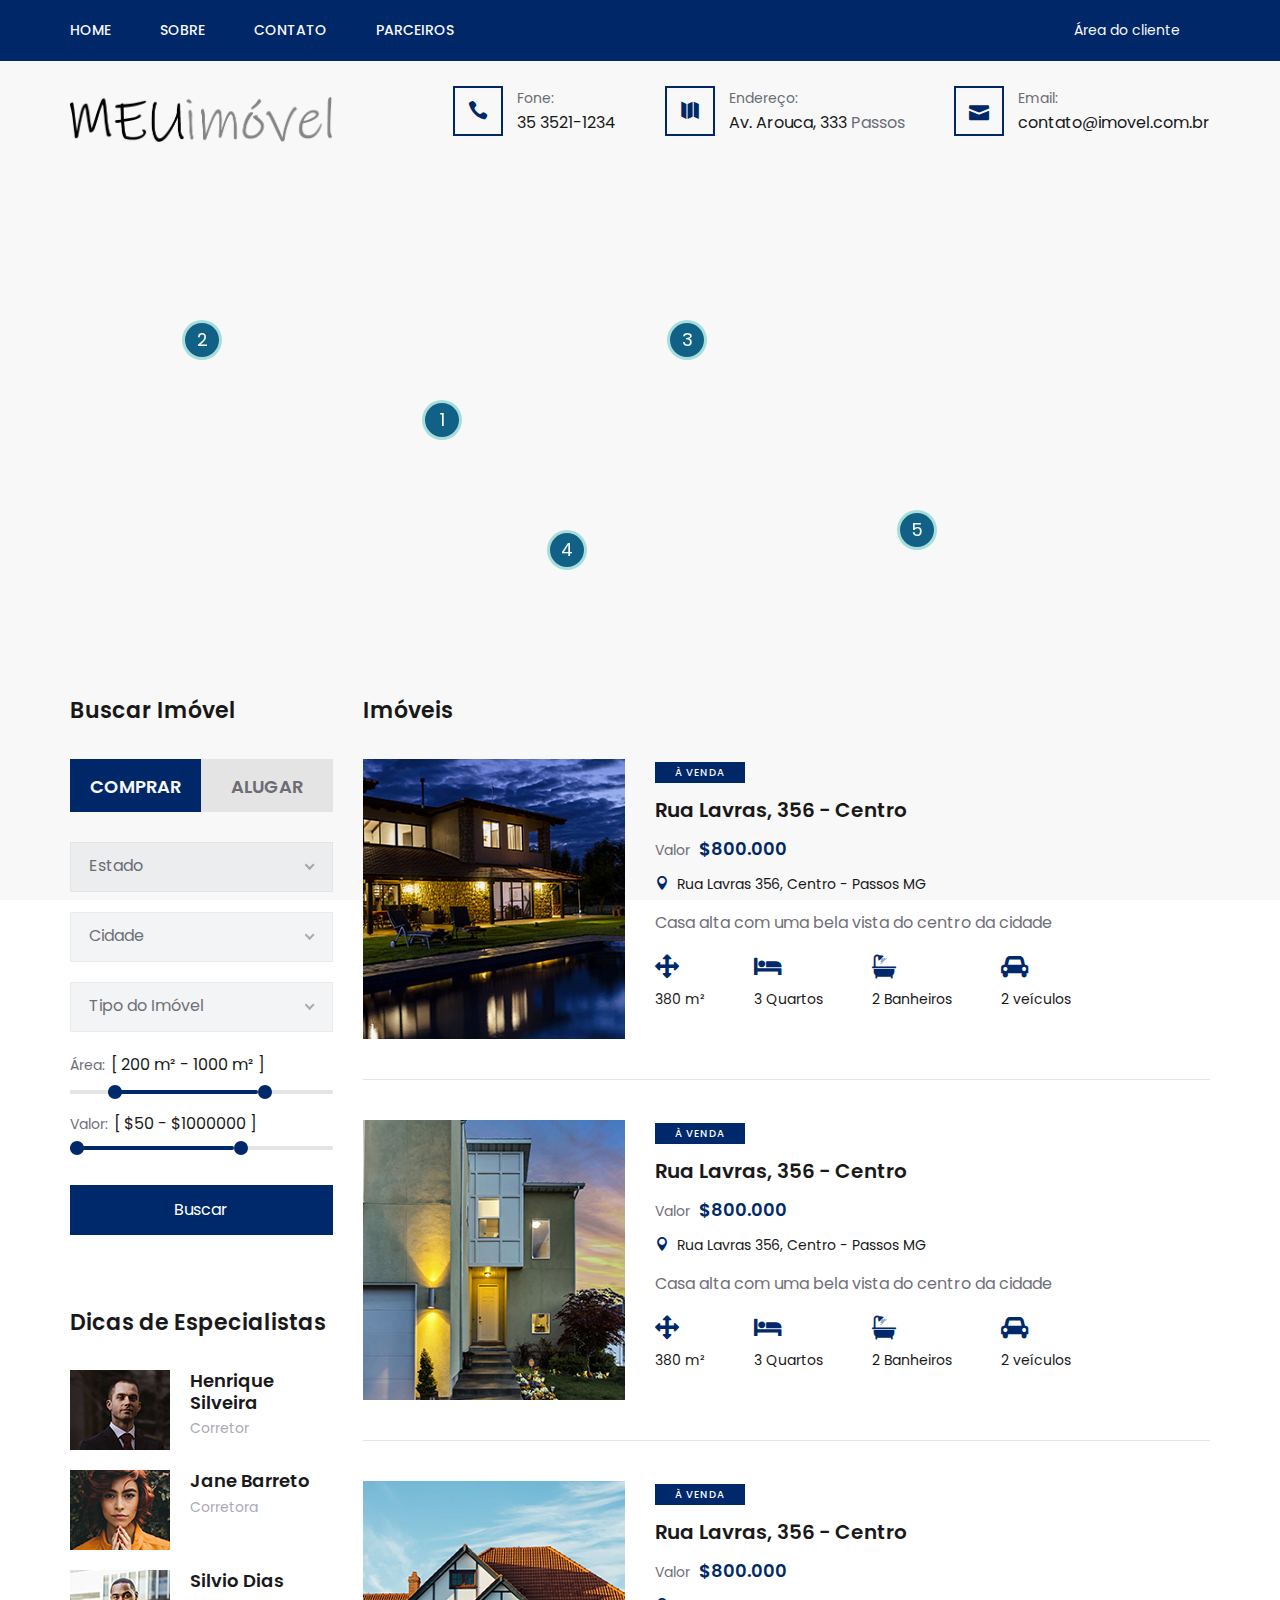
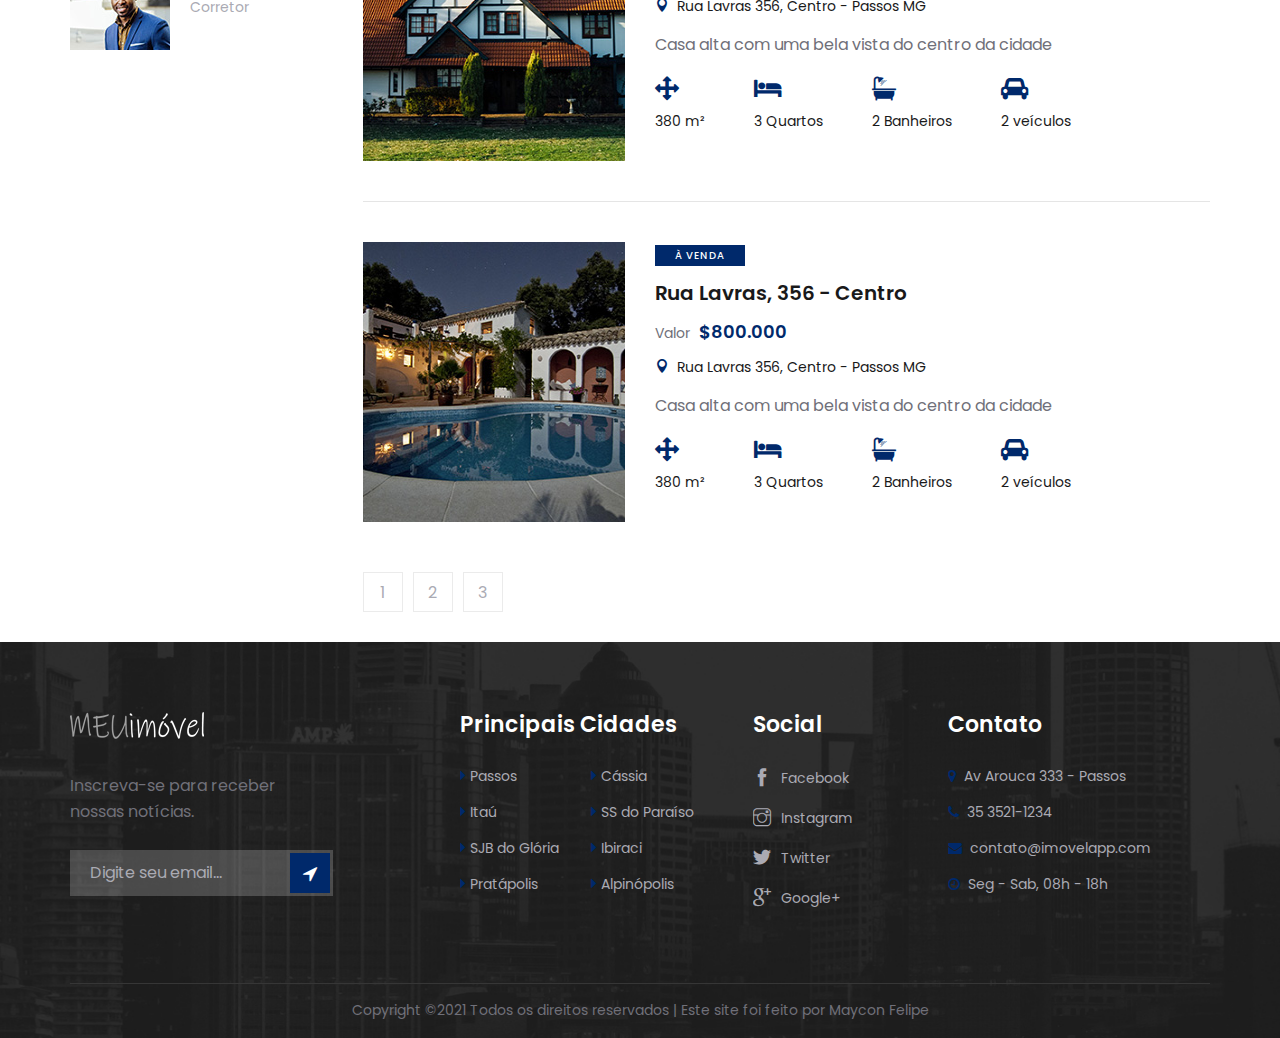
<file: property.html>
<!DOCTYPE html>
<html lang="zxx">

<head>
    <meta charset="UTF-8">
    <meta name="description" content="Azenta Template">
    <meta name="keywords" content="Azenta, unica, creative, html">
    <meta name="viewport" content="width=device-width, initial-scale=1.0">
    <meta http-equiv="X-UA-Compatible" content="ie=edge">
    <title>MeuImóvel</title>

    <!-- Google Font -->
    <link href="https://fonts.googleapis.com/css?family=Poppins:300,400,500,600,700,800,900&display=swap" rel="stylesheet">

    <!-- Css Styles -->
    <link rel="stylesheet" href="css/bootstrap.min.css" type="text/css">
    <link rel="stylesheet" href="css/font-awesome.min.css" type="text/css">
    <link rel="stylesheet" href="css/elegant-icons.css" type="text/css">
    <link rel="stylesheet" href="css/themify-icons.css" type="text/css">
    <link rel="stylesheet" href="css/nice-select.css" type="text/css">
    <link rel="stylesheet" href="css/jquery-ui.min.css" type="text/css">
    <link rel="stylesheet" href="css/owl.carousel.min.css" type="text/css">
    <link rel="stylesheet" href="css/magnific-popup.css" type="text/css">
    <link rel="stylesheet" href="css/slicknav.min.css" type="text/css">
    <link rel="stylesheet" href="css/style.css" type="text/css">
</head>

<body>
    <!-- Page Preloder -->
    <div id="preloder">
        <div class="loader"></div>
    </div>

    <!-- Offcanvas Menu Section Begin -->
    <div class="offcanvas-menu-overlay"></div>
    <div class="canvas-open">
        <i class="icon_menu"></i>
    </div>
    <div class="offcanvas-menu-wrapper">
        <div class="canvas-close">
            <i class="icon_close"></i>
        </div>
        <nav class="main-menu">
            <ul>
                <li><a href="./index.html">Home</a></li>
                <li><a href="./about-us.html">Sobre</a></li>
                <li><a href="./contact.html">Contato</a></li>
            </ul>
        </nav>
        <div class="nav-logo-right">
            <ul>
                <li>
                    <i class="icon_phone"></i>
                    <div class="info-text">
                        <span>Phone:</span>
                        <p>(+12) 345 6789</p>
                    </div>
                </li>
                <li>
                    <i class="icon_map"></i>
                    <div class="info-text">
                        <span>Address:</span>
                        <p>16 Creek Ave, <span>NY</span></p>
                    </div>
                </li>
                <li>
                    <i class="icon_mail"></i>
                    <div class="info-text">
                        <span>Email:</span>
                        <p>Info.cololib@gmail.com</p>
                    </div>
                </li>
            </ul>
        </div>
    </div>
    <!-- Offcanvas Menu Section End -->

    <!-- Header Section Begin -->
    <header class="header-section">
        <div class="top-nav">
            <div class="container">
                <div class="row">
                    <div class="col-lg-7">
                        <nav class="main-menu">
                            <ul>
                                <li><a href="./index.html">Home</a></li>
                                <li><a href="./about-us.html">Sobre</a></li>
                <li><a href="./contact.html">Contato</a></li>
                <li><a href="./contact.html">Parceiros</a></li>
                            </ul>
                        </nav>
                    </div>
                    <div class="col-lg-5">
                        <div class="top-right">
                            <a href="#" class="property-sub">Área do cliente</a>
                        </div>
                    </div>
                </div>
            </div>
        </div>
        <div class="nav-logo">
            <div class="container">
                <div class="row">
                    <div class="col-lg-3">
                        <div class="logo">
                            <a href="./index.html"><img src="img/logo.png" alt=""></a>
                        </div>
                    </div>
                    <div class="col-lg-9">
                        <div class="nav-logo-right">
                            <ul>
                                <li>
                                    <i class="icon_phone"></i>
                                    <div class="info-text">
                                        <span>Fone:</span>
                                        <p>35 3521-1234</p>
                                    </div>
                                </li>
                                <li>
                                    <i class="icon_map"></i>
                                    <div class="info-text">
                                        <span>Endereço:</span>
                                        <p>Av. Arouca, 333 <span>Passos</span></p>
                                    </div>
                                </li>
                                <li>
                                    <i class="icon_mail"></i>
                                    <div class="info-text">
                                        <span>Email:</span>
                                        <p>contato@imovel.com.br</p>
                                    </div>
                                </li>
                            </ul>
                        </div>
                    </div>
                </div>
            </div>
        </div>
    </header>
    <!-- Header End -->


    <!-- Map Section Begin -->
    <div class="map">
        <iframe
            src="https://www.google.com/maps/embed?pb=!1m18!1m12!1m3!1d1865.9018497733414!2d-46.60924538766012!3d-20.718194406738053!2m3!1f0!2f0!3f0!3m2!1i1024!2i768!4f13.1!3m3!1m2!1s0x0%3A0x0!2zMjDCsDQzJzA1LjUiUyA0NsKwMzYnMzAuOCJX!5e0!3m2!1spt-BR!2sbr!4v1615560596039!5m2!1spt-BR!2sbr"
            height="500" style="border:0;" allowfullscreen=""></iframe>
        <div class="icon-list">
            <div class="icon icon-1">
                1
            </div>
            <div class="icon icon-2">
                2
            </div>
            <div class="icon icon-3">
                3
            </div>
            <div class="icon icon-4">
                4
            </div>
            <div class="icon icon-5">
                5
            </div>
        </div>
    </div>
    <!-- Map Section End -->

    <!-- Property Section Begin -->
    <section class="property-section spad">
        <div class="container">
            <div class="row">
                <div class="col-lg-3">
                    <div class="property-sidebar">
                        <h4>Buscar Imóvel</h4>
                        <form action="#" class="sidebar-search">
                            <div class="sidebar-btn">
                                <div class="bt-item">
                                    <input type="radio" name="s-type" id="st-buy" checked>
                                    <label for="st-buy">Comprar</label>
                                </div>
                                <div class="bt-item">
                                    <input type="radio" name="s-type" id="st-rent">
                                    <label for="st-rent">Alugar</label>
                                </div>
                            </div>
                            <select>
                                <option value="">Estado</option>
                            </select>
                            <select>
                                <option value="">Cidade</option>
                            </select>
                            <select>
                                <option value="">Tipo do Imóvel</option>
                            </select>
                            <div class="room-size-range">
                                <div class="price-text">
                                    <label for="roomsizeRangeP">Área:</label>
                                    <input type="text" id="roomsizeRangeP" readonly>
                                </div>
                                <div id="roomsize-range-P" class="slider"></div>
                            </div>
                            <div class="price-range-wrap">
                                <div class="price-text">
                                    <label for="priceRangeP">Valor:</label>
                                    <input type="text" id="priceRangeP" readonly>
                                </div>
                                <div id="price-range-P" class="slider"></div>
                            </div>
                            <button type="submit" class="search-btn">Buscar</button>
                        </form>
                        <div class="best-agents">
                            <h4>Dicas de Especialistas</h4>
                            <a href="#" class="ba-item">
                                <div class="ba-pic">
                                    <img src="img/properties/best-agent-1.jpg" alt="">
                                </div>
                                <div class="ba-text">
                                    <h5>Henrique Silveira</h5>
                                    <span>Corretor</span>
                                </div>
                            </a>
                            <a href="#" class="ba-item">
                                <div class="ba-pic">
                                    <img src="img/properties/best-agent-2.jpg" alt="">
                                </div>
                                <div class="ba-text">
                                    <h5>Jane Barreto</h5>
                                    <span>Corretora</span>
                                </div>
                            </a>
                            <a href="#" class="ba-item">
                                <div class="ba-pic">
                                    <img src="img/properties/best-agent-3.jpg" alt="">
                                </div>
                                <div class="ba-text">
                                    <h5>Silvio Dias</h5>
                                    <span>Corretor</span>
                                </div>
                            </a>
                        </div>
                    </div>
                </div>
                <div class="col-lg-9">
                    <h4 class="property-title">Imóveis</h4>
                    <div class="property-list">
                        <div class="single-property-item">
                            <div class="row">
                                <div class="col-md-4">
                                    <div class="property-pic">
                                        <img src="img/properties/property-1.jpg" alt="">
                                    </div>
                                </div>
                                <div class="col-md-8">
                                    <a href="./property-details.html">
                                    <div class="property-text">
                                        <div class="s-text">À Venda</div>
                                        <h5 class="r-title">Rua Lavras, 356 - Centro</h5>
                                        <div class="room-price">
                                            <span>Valor</span>
                                            <h5>$800.000</h5>
                                        </div>
                                        <div class="properties-location"><i class="icon_pin"></i> Rua Lavras 356, Centro - Passos MG</div>
                                        <p>Casa alta com uma bela vista do centro da cidade</p>
                                        <ul class="room-features">
                                            <li>
                                                <i class="fa fa-arrows"></i>
                                                <p>380 m²</p>
                                            </li>
                                            <li>
                                                <i class="fa fa-bed"></i>
                                                <p>3 Quartos</p>
                                            </li>
                                            <li>
                                                <i class="fa fa-bath"></i>
                                                <p>2 Banheiros</p>
                                            </li>
                                            <li>
                                                <i class="fa fa-car"></i>
                                                <p>2 veículos</p>
                                        </ul>
                                    </div>
                                    </a>
                                </div>
                            </div>
                        </div>
                        <div class="single-property-item">
                            <div class="row">
                                <div class="col-md-4">
                                    <div class="property-pic">
                                        <img src="img/properties/property-2.jpg" alt="">
                                    </div>
                                </div>
                                <div class="col-md-8">
                                    <div class="property-text">
                                        <div class="s-text">À Venda</div>
                                        <h5 class="r-title">Rua Lavras, 356 - Centro</h5>
                                        <div class="room-price">
                                            <span>Valor</span>
                                            <h5>$800.000</h5>
                                        </div>
                                        <div class="properties-location"><i class="icon_pin"></i> Rua Lavras 356, Centro - Passos MG</div>
                                        <p>Casa alta com uma bela vista do centro da cidade</p>
                                        <ul class="room-features">
                                            <li>
                                                <i class="fa fa-arrows"></i>
                                                <p>380 m²</p>
                                            </li>
                                            <li>
                                                <i class="fa fa-bed"></i>
                                                <p>3 Quartos</p>
                                            </li>
                                            <li>
                                                <i class="fa fa-bath"></i>
                                                <p>2 Banheiros</p>
                                            </li>
                                            <li>
                                                <i class="fa fa-car"></i>
                                                <p>2 veículos</p>
                                        </ul>
                                    </div>
                                </div>
                            </div>
                        </div>
                        <div class="single-property-item">
                            <div class="row">
                                <div class="col-md-4">
                                    <div class="property-pic">
                                        <img src="img/properties/property-3.jpg" alt="">
                                    </div>
                                </div>
                                <div class="col-md-8">
                                    <div class="property-text">
                                        <div class="s-text">À Venda</div>
                                        <h5 class="r-title">Rua Lavras, 356 - Centro</h5>
                                        <div class="room-price">
                                            <span>Valor</span>
                                            <h5>$800.000</h5>
                                        </div>
                                        <div class="properties-location"><i class="icon_pin"></i> Rua Lavras 356, Centro - Passos MG</div>
                                        <p>Casa alta com uma bela vista do centro da cidade</p>
                                        <ul class="room-features">
                                            <li>
                                                <i class="fa fa-arrows"></i>
                                                <p>380 m²</p>
                                            </li>
                                            <li>
                                                <i class="fa fa-bed"></i>
                                                <p>3 Quartos</p>
                                            </li>
                                            <li>
                                                <i class="fa fa-bath"></i>
                                                <p>2 Banheiros</p>
                                            </li>
                                            <li>
                                                <i class="fa fa-car"></i>
                                                <p>2 veículos</p>
                                        </ul>
                                    </div>
                                </div>
                            </div>
                        </div>
                        <div class="single-property-item">
                            <div class="row">
                                <div class="col-md-4">
                                    <div class="property-pic">
                                        <img src="img/properties/property-4.jpg" alt="">
                                    </div>
                                </div>
                                <div class="col-md-8">
                                    <div class="property-text">
                                        <div class="s-text">À Venda</div>
                                        <h5 class="r-title">Rua Lavras, 356 - Centro</h5>
                                        <div class="room-price">
                                            <span>Valor</span>
                                            <h5>$800.000</h5>
                                        </div>
                                        <div class="properties-location"><i class="icon_pin"></i> Rua Lavras 356, Centro - Passos MG</div>
                                        <p>Casa alta com uma bela vista do centro da cidade</p>
                                        <ul class="room-features">
                                            <li>
                                                <i class="fa fa-arrows"></i>
                                                <p>380 m²</p>
                                            </li>
                                            <li>
                                                <i class="fa fa-bed"></i>
                                                <p>3 Quartos</p>
                                            </li>
                                            <li>
                                                <i class="fa fa-bath"></i>
                                                <p>2 Banheiros</p>
                                            </li>
                                            <li>
                                                <i class="fa fa-car"></i>
                                                <p>2 veículos</p>
                                        </ul>
                                    </div>
                                </div>
                            </div>
                        </div>
                    </div>
                    <div class="property-pagination">
                        <a href="#">1</a>
                        <a href="#">2</a>
                        <a href="#">3</a>
                    </div>
                </div>
            </div>
        </div>
    </section>
    <!-- Property Section End -->

<!-- Footer Section Begin -->
<footer class="footer-section set-bg" data-setbg="img/footer-bg.jpg">
    <div class="container">
        <div class="footer-text">
            <div class="row">
                <div class="col-lg-3">
                    <div class="footer-logo">
                        <div class="logo">
                            <a href="#"><img src="img/footer-logo.png" alt=""></a>
                        </div>
                        <p>Inscreva-se para receber nossas notícias.</p>
                        <form action="#" class="newslatter-form">
                            <input type="text" placeholder="Digite seu email...">
                            <button type="submit"><i class="fa fa-location-arrow"></i></button>
                        </form>
                    </div>
                </div>
                <div class="col-lg-3 offset-lg-1">
                    <div class="footer-widget">
                        <h4>Principais Cidades</h4>
                        <ul>
                            <li><i class="fa fa-caret-right"></i> <a href="#">Passos</a></li>
                            <li><i class="fa fa-caret-right"></i> <a href="#">Itaú</a></li>
                            <li><i class="fa fa-caret-right"></i> <a href="#">SJB do Glória</a></li>
                            <li><i class="fa fa-caret-right"></i> <a href="#">Pratápolis</a></li>
                        </ul>
                        <ul>
                            <li><i class="fa fa-caret-right"></i> <a href="#">Cássia</a></li>
                            <li><i class="fa fa-caret-right"></i> <a href="#">SS do Paraíso</a></li>
                            <li><i class="fa fa-caret-right"></i> <a href="#">Ibiraci</a></li>
                            <li><i class="fa fa-caret-right"></i> <a href="#">Alpinópolis</a></li>
                        </ul>
                    </div>
                </div>
                <div class="col-lg-2">
                    <div class="footer-widget">
                        <h4>Social</h4>
                        <ul class="social">
                            <li><i class="ti-facebook"></i> <a href="#">Facebook</a></li>
                            <li><i class="ti-instagram"></i> <a href="#">Instagram</a></li>
                            <li><i class="ti-twitter-alt"></i> <a href="#">Twitter</a></li>
                            <li><i class="ti-google"></i> <a href="#">Google+</a></li>
                        </ul>
                    </div>
                </div>
                <div class="col-lg-3">
                    <div class="footer-widget">
                        <h4>Contato</h4>
                        <ul class="contact-option">
                            <li><i class="fa fa-map-marker"></i> Av Arouca 333 - Passos</li>
                            <li><i class="fa fa-phone"></i> 35 3521-1234</li>
                            <li><i class="fa fa-envelope"></i> contato@imovelapp.com</li>
                            <li><i class="fa fa-clock-o"></i> Seg - Sab, 08h - 18h</li>
                        </ul>
                    </div>
                </div>
            </div>
        </div>
        <div class="copyright-text">
            <p> Copyright ©2021 Todos os direitos reservados | Este site foi feito por Maycon Felipe</p>
        </div>
    </div>
</footer>
<!-- Footer Section End -->

<!-- Js Plugins -->
<script src="js/jquery-3.3.1.min.js"></script>
<script src="js/bootstrap.min.js"></script>
<script src="js/jquery.magnific-popup.min.js"></script>
<script src="js/jquery.nice-select.min.js"></script>
<script src="js/jquery.slicknav.js"></script>
<script src="js/jquery-ui.min.js"></script>
<script src="js/owl.carousel.min.js"></script>
<script src="js/main.js"></script>
</body>

</html>
</file>
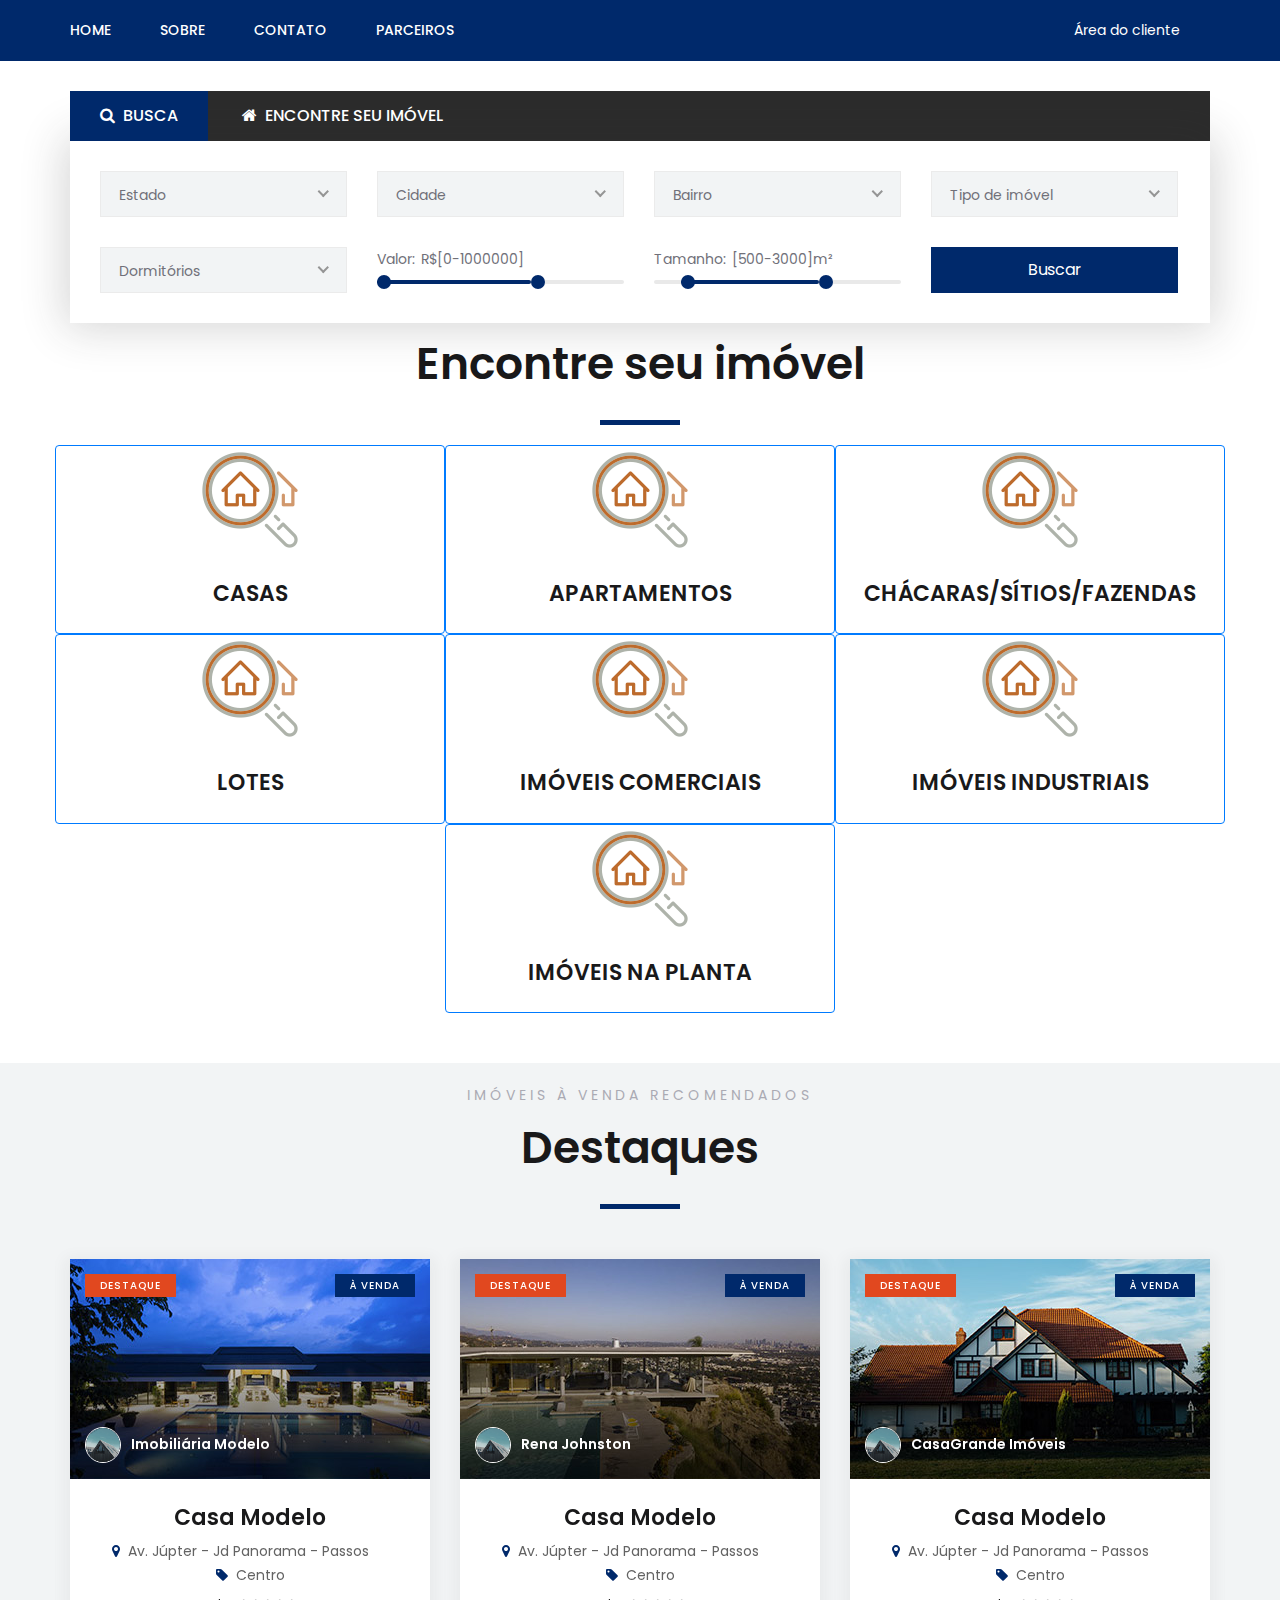
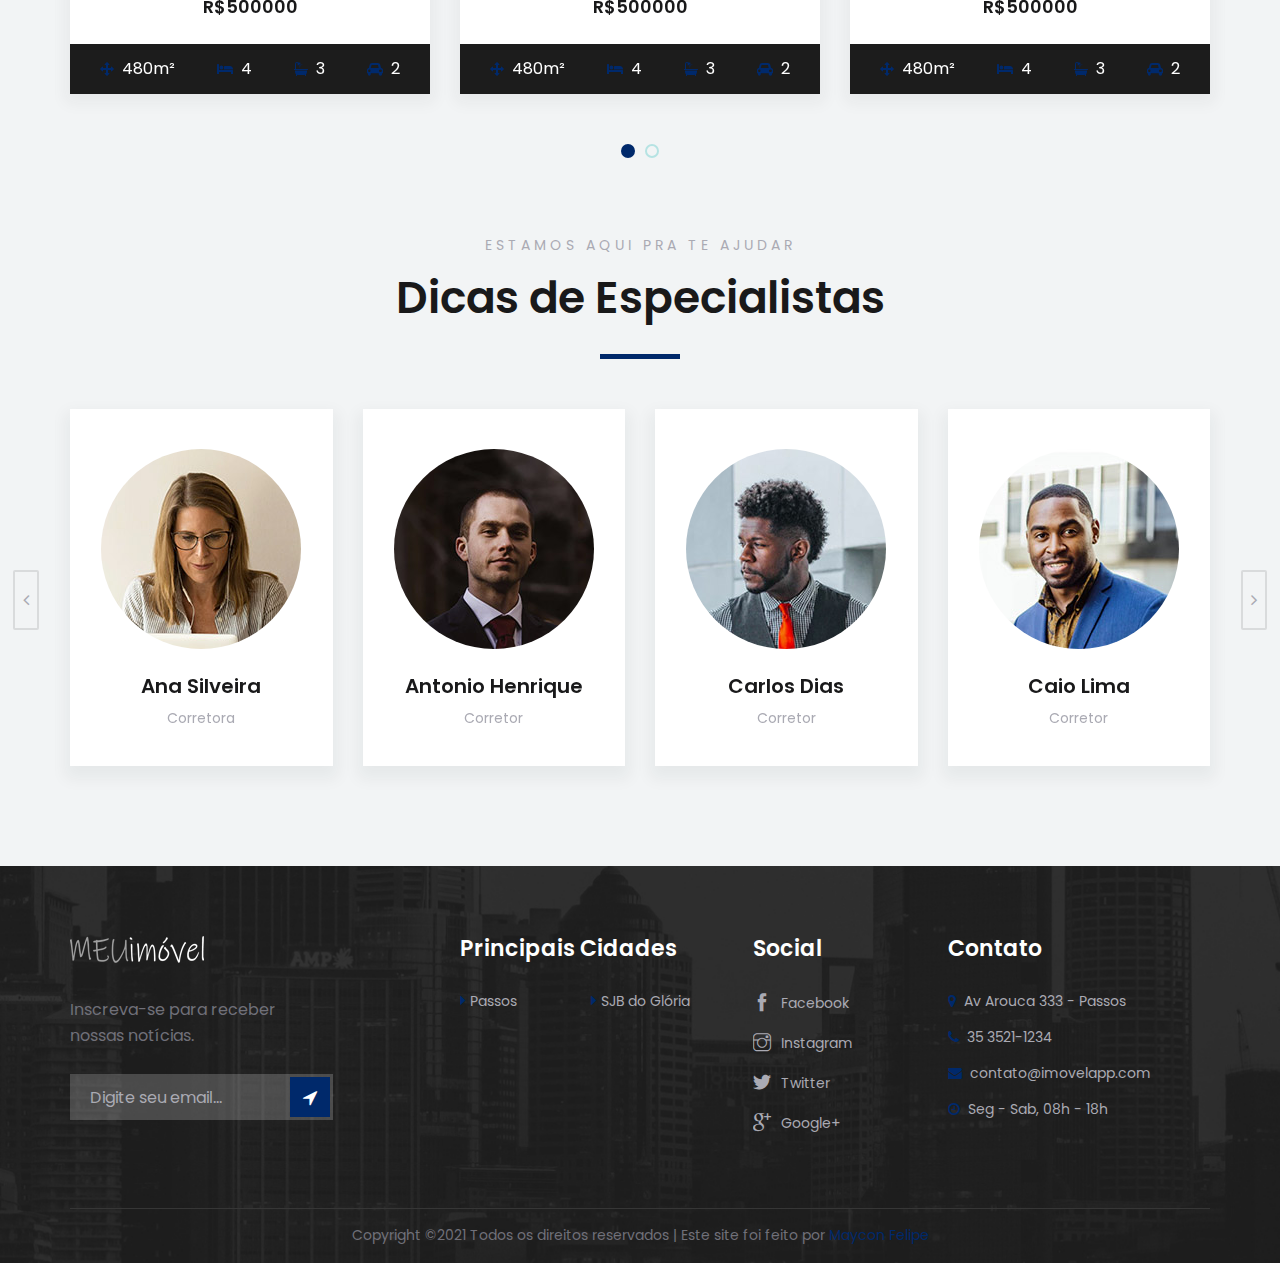
<file: selling.html>
<!DOCTYPE html>
<html lang="zxx">

<head>
    <meta charset="UTF-8">
    <meta name="description" content="Azenta Template">
    <meta name="keywords" content="Azenta, unica, creative, html">
    <meta name="viewport" content="width=device-width, initial-scale=1.0">
    <meta http-equiv="X-UA-Compatible" content="ie=edge">
    <title>MeuImóvel</title>

    <!-- Google Font -->
    <link href="https://fonts.googleapis.com/css?family=Poppins:300,400,500,600,700,800,900&display=swap" rel="stylesheet">

    <!-- Css Styles -->
    <link rel="stylesheet" href="css/bootstrap.min.css" type="text/css">
    <link rel="stylesheet" href="css/font-awesome.min.css" type="text/css">
    <link rel="stylesheet" href="css/elegant-icons.css" type="text/css">
    <link rel="stylesheet" href="css/themify-icons.css" type="text/css">
    <link rel="stylesheet" href="css/nice-select.css" type="text/css">
    <link rel="stylesheet" href="css/jquery-ui.min.css" type="text/css">
    <link rel="stylesheet" href="css/owl.carousel.min.css" type="text/css">
    <link rel="stylesheet" href="css/magnific-popup.css" type="text/css">
    <link rel="stylesheet" href="css/slicknav.min.css" type="text/css">
    <link rel="stylesheet" href="css/style.css" type="text/css">
</head>

<body>
    <!-- Page Preloder -->
    <div id="preloder">
        <div class="loader"></div>
    </div>

    <!-- Offcanvas Menu Section Begin -->
    <div class="offcanvas-menu-overlay"></div>
    <div class="canvas-open">
        <i class="icon_menu"></i>
    </div>
    <div class="offcanvas-menu-wrapper">
        <div class="canvas-close">
            <i class="icon_close"></i>
        </div>
        <nav class="main-menu">
            <ul>
                <li><a href="./index.html">Home</a></li>
                <li><a href="./about-us.html">Sobre</a></li>
                <li><a href="./contact.html">Contato</a></li>
            </ul>
        </nav>
        
    </div>
    <!-- Offcanvas Menu Section End -->

    <!-- Header Section Begin -->
    <header class="header-section">
        <div class="top-nav">
            <div class="container">
                <div class="row">
                    <div class="col-lg-7">
                        <nav class="main-menu">
                            <ul>
                                <li><a href="./index.html">Home</a></li>
                                <li><a href="./about-us.html">Sobre</a></li>
                                <li><a href="./contact.html">Contato</a></li>
                                <li><a href="./contact.html">Parceiros</a></li>
                            </ul>
                        </nav>
                    </div>
                    <div class="col-lg-5">
                        <div class="top-right">
                            <a href="#" class="property-sub">Área do cliente</a>
                        </div>
                    </div>
                </div>
            </div>
        </div>
        
    </header>
    <!-- Header End -->
    <section class="search"></section>

    <!-- Search Form Section Begin -->
    <div class="search-form">
        <div class="container">
            <div class="row">
                <div class="col-lg-12">
                    <div class="search-form-text">
                        <div class="search-text">
                            <i class="fa fa-search"></i>
                            Busca
                        </div>
                        <div class="home-text">
                            <i class="fa fa-home"></i>
                            Encontre seu imóvel
                        </div>
                    </div>
                    <form action="#" class="filter-form">
                        <div class="first-row">
                            <select>
                                <option value="">Estado</option>
                            </select>
                            <select>
                                <option value="">Cidade</option>
                            </select>
                            <select>
                                <option value="">Bairro</option>
                            </select>
                            <select>
                                <option value="">Tipo de imóvel</option>
                            </select>
                        </div>
                        <div class="second-row">
                            <select>
                                <option value="">Dormitórios</option>
                            </select>
                            <div class="price-range-wrap">
                                <div class="price-text">
                                    <label for="priceRange">Valor:</label>
                                    <input type="text" id="priceRange" readonly>
                                </div>
                                <div id="price-range" class="slider"></div>
                            </div>
                            <div class="room-size-range">
                                <div class="price-text">
                                    <label for="roomsizeRange">Tamanho:</label>
                                    <input type="text" id="roomsizeRange" readonly>
                                </div>
                                <div id="roomsize-range" class="slider"></div>
                            </div>
                            <button type="button" class="search-btn"><a href="./property.html" style="color: white;">Buscar</a></button>
                        </div>
                    </form>
                </div>
            </div>
        </div>
    </div>
    <!-- Search Form Section End -->

    <!-- How It Works Section Begin -->
    <section class="howit-works spad">
        <div class="container">
            <div class="row">
                <div class="col-lg-12">
                    <div class="section-title">
                        <span></span>
                        <h2>Encontre seu imóvel</h2>
                    </div>
                </div>
            </div>
            <div class="row">
                <div class="col-lg-4 btn btn-outline-primary margin10">
                    <div class="single-howit-works">
                        <img src="img/howit-works/howit-works-2.png" alt="">
                        <h4>CASAS</h4>
                    </div>
                </div>
                <div class="col-lg-4 btn btn-outline-primary margin10">
                    <div class="single-howit-works">
                        <img src="img/howit-works/howit-works-2.png" alt="">
                        <h4>APARTAMENTOS</h4>
                    </div>
                </div>
                <div class="col-lg-4 btn btn-outline-primary margin10">
                    <div class="single-howit-works">
                        <img src="img/howit-works/howit-works-2.png" alt="">
                        <h4>CHÁCARAS/SÍTIOS/FAZENDAS</h4>
                    </div>
                </div>
            </div>
            
            <div class="row">
                <div class="col-lg-4 btn btn-outline-primary margin10">
                    <div class="single-howit-works">
                        <img src="img/howit-works/howit-works-2.png" alt="">
                        <h4>LOTES</h4>
                    </div>
                </div>
                <div class="col-lg-4 btn btn-outline-primary margin10">
                    <div class="single-howit-works">
                        <img src="img/howit-works/howit-works-2.png" alt="">
                        <h4>IMÓVEIS COMERCIAIS</h4>
                    </div>
                </div>
                <div class="col-lg-4 btn btn-outline-primary margin10">
                    <div class="single-howit-works">
                        <img src="img/howit-works/howit-works-2.png" alt="">
                        <h4>IMÓVEIS INDUSTRIAIS</h4>
                    </div>
                </div>
            </div>

            <div class="row center">
                <div class="col-lg-4 btn btn-outline-primary">
                    <div class="single-howit-works">
                        <img src="img/howit-works/howit-works-2.png" alt="">
                        <h4>IMÓVEIS NA PLANTA</h4>
                    </div>
                </div>
            </div>
        </div>
    </section>
    <!-- How It Works Section End -->

    <!-- Feature Section Begin -->
    <section class="feature-section spad">
        <div class="container">
            <div class="row">
                <div class="col-lg-12">
                    <div class="section-title">
                        <span>Imóveis à venda recomendados</span>
                        <h2>Destaques</h2>
                    </div>
                </div>
            </div>
            <div class="row">
                <div class="feature-carousel owl-carousel">
                    <div class="col-lg-4">
                        <div class="feature-item">
                            <div class="fi-pic set-bg" data-setbg="img/feature/feature-1.jpg">
                                <div class="pic-tag">
                                    <div class="f-text">DESTAQUE</div>
                                    <div class="s-text">à venda</div>
                                </div>
                                <div class="feature-author">
                                    <div class="fa-pic">
                                        <img src="img/feature/feature-4.jpg" alt="">
                                    </div>
                                    <div class="fa-text">
                                        <span>Imobiliária Modelo</span>
                                    </div>
                                </div>
                            </div>
                            <div class="fi-text">
                                <div class="inside-text">
                                    <h4>Casa Modelo</h4>
                                    <ul>
                                        <li><i class="fa fa-map-marker"></i> Av. Júpter - Jd Panorama - Passos</li>
                                        <li><i class="fa fa-tag"></i> Centro</li>
                                    </ul>
                                    <h5 class="price">R$500000<span></span></h5>
                                </div>
                                <ul class="room-features">
                                    <li>
                                        <i class="fa fa-arrows"></i>
                                        <p>480m²</p>
                                    </li>
                                    <li>
                                        <i class="fa fa-bed"></i>
                                        <p>4</p>
                                    </li>
                                    <li>
                                        <i class="fa fa-bath"></i>
                                        <p>3</p>
                                    </li>
                                    <li>
                                        <i class="fa fa-car"></i>
                                        <p>2</p>
                                    </li>
                                </ul>
                            </div>
                        </div>
                    </div>
                    <div class="col-lg-4">
                        <div class="feature-item">
                            <div class="fi-pic set-bg" data-setbg="img/feature/feature-2.jpg">
                                <div class="pic-tag">
                                    <div class="f-text">DESTAQUE</div>
                                    <div class="s-text">à venda</div>
                                </div>
                                <div class="feature-author">
                                    <div class="fa-pic">
                                        <img src="img/feature/feature-4.jpg" alt="">
                                    </div>
                                    <div class="fa-text">
                                        <span>Rena Johnston</span>
                                    </div>
                                </div>
                            </div>
                            <div class="fi-text">
                                <div class="inside-text">
                                    <h4>Casa Modelo</h4>
                                    <ul>
                                        <li><i class="fa fa-map-marker"></i> Av. Júpter - Jd Panorama - Passos</li>
                                        <li><i class="fa fa-tag"></i> Centro</li>
                                    </ul>
                                    <h5 class="price">R$500000<span></span></h5>
                                </div>
                                <ul class="room-features">
                                    <li>
                                        <i class="fa fa-arrows"></i>
                                        <p>480m²</p>
                                    </li>
                                    <li>
                                        <i class="fa fa-bed"></i>
                                        <p>4</p>
                                    </li>
                                    <li>
                                        <i class="fa fa-bath"></i>
                                        <p>3</p>
                                    </li>
                                    <li>
                                        <i class="fa fa-car"></i>
                                        <p>2</p>
                                    </li>
                                </ul>
                            </div>
                        </div>
                    </div>
                    <div class="col-lg-4">
                        <div class="feature-item">
                            <div class="fi-pic set-bg" data-setbg="img/feature/feature-3.jpg">
                                <div class="pic-tag">
                                    <div class="f-text">DESTAQUE</div>
                                    <div class="s-text">à venda</div>
                                </div>
                                <div class="feature-author">
                                    <div class="fa-pic">
                                        <img src="img/feature/feature-4.jpg" alt="">
                                    </div>
                                    <div class="fa-text">
                                        <span>CasaGrande Imóveis</span>
                                    </div>
                                </div>
                            </div>
                            <div class="fi-text">
                                <div class="inside-text">
                                    <h4>Casa Modelo</h4>
                                    <ul>
                                        <li><i class="fa fa-map-marker"></i> Av. Júpter - Jd Panorama - Passos</li>
                                        <li><i class="fa fa-tag"></i> Centro</li>
                                    </ul>
                                    <h5 class="price">R$500000<span></span></h5>
                                </div>
                                <ul class="room-features">
                                    <li>
                                        <i class="fa fa-arrows"></i>
                                        <p>480m²</p>
                                    </li>
                                    <li>
                                        <i class="fa fa-bed"></i>
                                        <p>4</p>
                                    </li>
                                    <li>
                                        <i class="fa fa-bath"></i>
                                        <p>3</p>
                                    </li>
                                    <li>
                                        <i class="fa fa-car"></i>
                                        <p>2</p>
                                    </li>
                                </ul>
                            </div>
                        </div>
                    </div>
                    <div class="col-lg-4">
                        <div class="feature-item">
                            <div class="fi-pic set-bg" data-setbg="img/feature/feature-4.jpg">
                                <div class="pic-tag">
                                    <div class="f-text">DESTAQUE</div>
                                    <div class="s-text">à venda</div>
                                </div>
                                <div class="feature-author">
                                    <div class="fa-pic">
                                        <img src="img/feature/feature-4.jpg" alt="">
                                    </div>
                                    <div class="fa-text">
                                        <span>Jorge Paiva</span>
                                    </div>
                                </div>
                            </div>
                            <div class="fi-text">
                                <div class="inside-text">
                                    <h4>Casa Modelo</h4>
                                    <ul>
                                        <li><i class="fa fa-map-marker"></i> Av. Júpter - Jd Panorama - Passos</li>
                                        <li><i class="fa fa-tag"></i> Centro</li>
                                    </ul>
                                    <h5 class="price">R$500000<span></span></h5>
                                </div>
                                <ul class="room-features">
                                    <li>
                                        <i class="fa fa-arrows"></i>
                                        <p>480m²</p>
                                    </li>
                                    <li>
                                        <i class="fa fa-bed"></i>
                                        <p>4</p>
                                    </li>
                                    <li>
                                        <i class="fa fa-bath"></i>
                                        <p>3</p>
                                    </li>
                                    <li>
                                        <i class="fa fa-car"></i>
                                        <p>2</p>
                                    </li>
                                </ul>
                            </div>
                        </div>
                    </div>
                    <div class="col-lg-4">
                        <div class="feature-item">
                            <div class="fi-pic set-bg" data-setbg="img/feature/feature-5.jpg">
                                <div class="pic-tag">
                                    <div class="f-text">DESTAQUE</div>
                                    <div class="s-text">à venda</div>
                                </div>
                                <div class="feature-author">
                                    <div class="fa-pic">
                                        <img src="img/feature/feature-4.jpg" alt="">
                                    </div>
                                    <div class="fa-text">
                                        <span>Jonathan Walters</span>
                                    </div>
                                </div>
                            </div>
                            <div class="fi-text">
                                <div class="inside-text">
                                    <h4>Casa Modelo</h4>
                                    <ul>
                                        <li><i class="fa fa-map-marker"></i> Av. Júpter - Jd Panorama - Passos</li>
                                        <li><i class="fa fa-tag"></i> Centro</li>
                                    </ul>
                                    <h5 class="price">R$500000<span></span></h5>
                                </div>
                                <ul class="room-features">
                                    <li>
                                        <i class="fa fa-arrows"></i>
                                        <p>480m²</p>
                                    </li>
                                    <li>
                                        <i class="fa fa-bed"></i>
                                        <p>4</p>
                                    </li>
                                    <li>
                                        <i class="fa fa-bath"></i>
                                        <p>3</p>
                                    </li>
                                    <li>
                                        <i class="fa fa-car"></i>
                                        <p>2</p>
                                    </li>
                                </ul>
                            </div>
                        </div>
                    </div>
                </div>
            </div>
        </div>
    </section>
    <!-- Feature Section End -->

    <!-- Agent Section Begin -->
    <section class="agent-section spad">
        <div class="container">
            <div class="row">
                <div class="col-lg-12">
                    <div class="section-title">
                        <span>Estamos aqui pra te ajudar</span>
                        <h2>Dicas de Especialistas</h2>
                    </div>
                </div>
            </div>
            <div class="row">
                <div class="agent-carousel owl-carousel">
                    <div class="col-lg-3">
                        <div class="single-agent">
                            <div class="sa-pic">
                                <img src="img/agent/agent-1.jpg" alt="">
                                <div class="hover-social">
                                    <a href="#" class="twitter"><i class="fa fa-twitter"></i></a>
                                    <a href="#" class="instagram"><i class="fa fa-instagram"></i></a>
                                    <a href="#" class="facebook"><i class="fa fa-facebook"></i></a>
                                </div>
                            </div>
                            <h5>Ana Silveira <span>Corretora</span></h5>
                        </div>
                    </div>
                    <div class="col-lg-3">
                        <div class="single-agent">
                            <div class="sa-pic">
                                <img src="img/agent/agent-2.jpg" alt="">
                                <div class="hover-social">
                                    <a href="#" class="twitter"><i class="fa fa-twitter"></i></a>
                                    <a href="#" class="instagram"><i class="fa fa-instagram"></i></a>
                                    <a href="#" class="facebook"><i class="fa fa-facebook"></i></a>
                                </div>
                            </div>
                            <h5>Antonio Henrique <span>Corretor</span></h5>
                        </div>
                    </div>
                    <div class="col-lg-3">
                        <div class="single-agent">
                            <div class="sa-pic">
                                <img src="img/agent/agent-3.jpg" alt="">
                                <div class="hover-social">
                                    <a href="#" class="twitter"><i class="fa fa-twitter"></i></a>
                                    <a href="#" class="instagram"><i class="fa fa-instagram"></i></a>
                                    <a href="#" class="facebook"><i class="fa fa-facebook"></i></a>
                                </div>
                            </div>
                            <h5>Carlos Dias <span>Corretor</span></h5>
                        </div>
                    </div>
                    <div class="col-lg-3">
                        <div class="single-agent">
                            <div class="sa-pic">
                                <img src="img/agent/agent-4.jpg" alt="">
                                <div class="hover-social">
                                    <a href="#" class="twitter"><i class="fa fa-twitter"></i></a>
                                    <a href="#" class="instagram"><i class="fa fa-instagram"></i></a>
                                    <a href="#" class="facebook"><i class="fa fa-facebook"></i></a>
                                </div>
                            </div>
                            <h5>Caio Lima <span>Corretor</span></h5>
                        </div>
                    </div>
                    <div class="col-lg-3">
                        <div class="single-agent">
                            <div class="sa-pic">
                                <img src="img/agent/agent-5.jpg" alt="">
                                <div class="hover-social">
                                    <a href="#" class="twitter"><i class="fa fa-twitter"></i></a>
                                    <a href="#" class="instagram"><i class="fa fa-instagram"></i></a>
                                    <a href="#" class="facebook"><i class="fa fa-facebook"></i></a>
                                </div>
                            </div>
                            <h5>Mario Miranda <span>Corretor</span></h5>
                        </div>
                    </div>
                </div>
            </div>
        </div>
    </section>
    <!-- Agent Section End -->

    
    <!-- Footer Section Begin -->
    <footer class="footer-section set-bg" data-setbg="img/footer-bg.jpg">
        <div class="container">
            <div class="footer-text">
                <div class="row">
                    <div class="col-lg-3">
                        <div class="footer-logo">
                            <div class="logo">
                                <a href="#"><img src="img/footer-logo.png" alt=""></a>
                            </div>
                            <p>Inscreva-se para receber nossas notícias.</p>
                            <form action="#" class="newslatter-form">
                                <input type="text" placeholder="Digite seu email...">
                                <button type="submit"><i class="fa fa-location-arrow"></i></button>
                            </form>
                        </div>
                    </div>
                    <div class="col-lg-3 offset-lg-1">
                        <div class="footer-widget">
                            <h4>Principais Cidades</h4>
                            <ul>
                                <li><i class="fa fa-caret-right"></i> <a href="#">Passos</a></li>
                            </ul>
                            <ul>
                                <li><i class="fa fa-caret-right"></i> <a href="#">SJB do Glória</a></li>
                            </ul>
                        </div>
                    </div>
                    <div class="col-lg-2">
                        <div class="footer-widget">
                            <h4>Social</h4>
                            <ul class="social">
                                <li><i class="ti-facebook"></i> <a href="#">Facebook</a></li>
                                <li><i class="ti-instagram"></i> <a href="#">Instagram</a></li>
                                <li><i class="ti-twitter-alt"></i> <a href="#">Twitter</a></li>
                                <li><i class="ti-google"></i> <a href="#">Google+</a></li>
                            </ul>
                        </div>
                    </div>
                    <div class="col-lg-3">
                        <div class="footer-widget">
                            <h4>Contato</h4>
                            <ul class="contact-option">
                                <li><i class="fa fa-map-marker"></i> Av Arouca 333 - Passos</li>
                                <li><i class="fa fa-phone"></i> 35 3521-1234</li>
                                <li><i class="fa fa-envelope"></i> contato@imovelapp.com</li>
                                <li><i class="fa fa-clock-o"></i> Seg - Sab, 08h - 18h</li>
                            </ul>
                        </div>
                    </div>
                </div>
            </div>
            <div class="copyright-text">
                <p> Copyright ©2021 Todos os direitos reservados | Este site foi feito por <a href="https://github.com/mayconfelipes">Maycon Felipe</a></p>
            </div>
        </div>
    </footer>
    <!-- Footer Section End -->

    <!-- Js Plugins -->
    <script src="js/jquery-3.3.1.min.js"></script>
    <script src="js/bootstrap.min.js"></script>
    <script src="js/jquery.magnific-popup.min.js"></script>
    <script src="js/jquery.nice-select.min.js"></script>
    <script src="js/jquery.slicknav.js"></script>
    <script src="js/jquery-ui.min.js"></script>
    <script src="js/owl.carousel.min.js"></script>
    <script src="js/main.js"></script>
</body>

</html>
</file>
<file: css/elegant-icons.css>
@font-face {
	font-family: 'ElegantIcons';
	src:url('../fonts/ElegantIcons.eot');
	src:url('../fonts/ElegantIcons.eot?#iefix') format('embedded-opentype'),
		url('../fonts/ElegantIcons.woff') format('woff'),
		url('../fonts/ElegantIcons.ttf') format('truetype'),
		url('../fonts/ElegantIcons.svg#ElegantIcons') format('svg');
	font-weight: normal;
	font-style: normal;
}

/* Use the following CSS code if you want to use data attributes for inserting your icons */
[data-icon]:before {
	font-family: 'ElegantIcons';
	content: attr(data-icon);
	speak: none;
	font-weight: normal;
	font-variant: normal;
	text-transform: none;
	line-height: 1;
	-webkit-font-smoothing: antialiased;
	-moz-osx-font-smoothing: grayscale;
}

/* Use the following CSS code if you want to have a class per icon */
/*
Instead of a list of all class selectors,
you can use the generic selector below, but it's slower:
[class*="your-class-prefix"] {
*/
.arrow_up, .arrow_down, .arrow_left, .arrow_right, .arrow_left-up, .arrow_right-up, .arrow_right-down, .arrow_left-down, .arrow-up-down, .arrow_up-down_alt, .arrow_left-right_alt, .arrow_left-right, .arrow_expand_alt2, .arrow_expand_alt, .arrow_condense, .arrow_expand, .arrow_move, .arrow_carrot-up, .arrow_carrot-down, .arrow_carrot-left, .arrow_carrot-right, .arrow_carrot-2up, .arrow_carrot-2down, .arrow_carrot-2left, .arrow_carrot-2right, .arrow_carrot-up_alt2, .arrow_carrot-down_alt2, .arrow_carrot-left_alt2, .arrow_carrot-right_alt2, .arrow_carrot-2up_alt2, .arrow_carrot-2down_alt2, .arrow_carrot-2left_alt2, .arrow_carrot-2right_alt2, .arrow_triangle-up, .arrow_triangle-down, .arrow_triangle-left, .arrow_triangle-right, .arrow_triangle-up_alt2, .arrow_triangle-down_alt2, .arrow_triangle-left_alt2, .arrow_triangle-right_alt2, .arrow_back, .icon_minus-06, .icon_plus, .icon_close, .icon_check, .icon_minus_alt2, .icon_plus_alt2, .icon_close_alt2, .icon_check_alt2, .icon_zoom-out_alt, .icon_zoom-in_alt, .icon_search, .icon_box-empty, .icon_box-selected, .icon_minus-box, .icon_plus-box, .icon_box-checked, .icon_circle-empty, .icon_circle-slelected, .icon_stop_alt2, .icon_stop, .icon_pause_alt2, .icon_pause, .icon_menu, .icon_menu-square_alt2, .icon_menu-circle_alt2, .icon_ul, .icon_ol, .icon_adjust-horiz, .icon_adjust-vert, .icon_document_alt, .icon_documents_alt, .icon_pencil, .icon_pencil-edit_alt, .icon_pencil-edit, .icon_folder-alt, .icon_folder-open_alt, .icon_folder-add_alt, .icon_info_alt, .icon_error-oct_alt, .icon_error-circle_alt, .icon_error-triangle_alt, .icon_question_alt2, .icon_question, .icon_comment_alt, .icon_chat_alt, .icon_vol-mute_alt, .icon_volume-low_alt, .icon_volume-high_alt, .icon_quotations, .icon_quotations_alt2, .icon_clock_alt, .icon_lock_alt, .icon_lock-open_alt, .icon_key_alt, .icon_cloud_alt, .icon_cloud-upload_alt, .icon_cloud-download_alt, .icon_image, .icon_images, .icon_lightbulb_alt, .icon_gift_alt, .icon_house_alt, .icon_genius, .icon_mobile, .icon_tablet, .icon_laptop, .icon_desktop, .icon_camera_alt, .icon_mail_alt, .icon_cone_alt, .icon_ribbon_alt, .icon_bag_alt, .icon_creditcard, .icon_cart_alt, .icon_paperclip, .icon_tag_alt, .icon_tags_alt, .icon_trash_alt, .icon_cursor_alt, .icon_mic_alt, .icon_compass_alt, .icon_pin_alt, .icon_pushpin_alt, .icon_map_alt, .icon_drawer_alt, .icon_toolbox_alt, .icon_book_alt, .icon_calendar, .icon_film, .icon_table, .icon_contacts_alt, .icon_headphones, .icon_lifesaver, .icon_piechart, .icon_refresh, .icon_link_alt, .icon_link, .icon_loading, .icon_blocked, .icon_archive_alt, .icon_heart_alt, .icon_star_alt, .icon_star-half_alt, .icon_star, .icon_star-half, .icon_tools, .icon_tool, .icon_cog, .icon_cogs, .arrow_up_alt, .arrow_down_alt, .arrow_left_alt, .arrow_right_alt, .arrow_left-up_alt, .arrow_right-up_alt, .arrow_right-down_alt, .arrow_left-down_alt, .arrow_condense_alt, .arrow_expand_alt3, .arrow_carrot_up_alt, .arrow_carrot-down_alt, .arrow_carrot-left_alt, .arrow_carrot-right_alt, .arrow_carrot-2up_alt, .arrow_carrot-2dwnn_alt, .arrow_carrot-2left_alt, .arrow_carrot-2right_alt, .arrow_triangle-up_alt, .arrow_triangle-down_alt, .arrow_triangle-left_alt, .arrow_triangle-right_alt, .icon_minus_alt, .icon_plus_alt, .icon_close_alt, .icon_check_alt, .icon_zoom-out, .icon_zoom-in, .icon_stop_alt, .icon_menu-square_alt, .icon_menu-circle_alt, .icon_document, .icon_documents, .icon_pencil_alt, .icon_folder, .icon_folder-open, .icon_folder-add, .icon_folder_upload, .icon_folder_download, .icon_info, .icon_error-circle, .icon_error-oct, .icon_error-triangle, .icon_question_alt, .icon_comment, .icon_chat, .icon_vol-mute, .icon_volume-low, .icon_volume-high, .icon_quotations_alt, .icon_clock, .icon_lock, .icon_lock-open, .icon_key, .icon_cloud, .icon_cloud-upload, .icon_cloud-download, .icon_lightbulb, .icon_gift, .icon_house, .icon_camera, .icon_mail, .icon_cone, .icon_ribbon, .icon_bag, .icon_cart, .icon_tag, .icon_tags, .icon_trash, .icon_cursor, .icon_mic, .icon_compass, .icon_pin, .icon_pushpin, .icon_map, .icon_drawer, .icon_toolbox, .icon_book, .icon_contacts, .icon_archive, .icon_heart, .icon_profile, .icon_group, .icon_grid-2x2, .icon_grid-3x3, .icon_music, .icon_pause_alt, .icon_phone, .icon_upload, .icon_download, .social_facebook, .social_twitter, .social_pinterest, .social_googleplus, .social_tumblr, .social_tumbleupon, .social_wordpress, .social_instagram, .social_dribbble, .social_vimeo, .social_linkedin, .social_rss, .social_deviantart, .social_share, .social_myspace, .social_skype, .social_youtube, .social_picassa, .social_googledrive, .social_flickr, .social_blogger, .social_spotify, .social_delicious, .social_facebook_circle, .social_twitter_circle, .social_pinterest_circle, .social_googleplus_circle, .social_tumblr_circle, .social_stumbleupon_circle, .social_wordpress_circle, .social_instagram_circle, .social_dribbble_circle, .social_vimeo_circle, .social_linkedin_circle, .social_rss_circle, .social_deviantart_circle, .social_share_circle, .social_myspace_circle, .social_skype_circle, .social_youtube_circle, .social_picassa_circle, .social_googledrive_alt2, .social_flickr_circle, .social_blogger_circle, .social_spotify_circle, .social_delicious_circle, .social_facebook_square, .social_twitter_square, .social_pinterest_square, .social_googleplus_square, .social_tumblr_square, .social_stumbleupon_square, .social_wordpress_square, .social_instagram_square, .social_dribbble_square, .social_vimeo_square, .social_linkedin_square, .social_rss_square, .social_deviantart_square, .social_share_square, .social_myspace_square, .social_skype_square, .social_youtube_square, .social_picassa_square, .social_googledrive_square, .social_flickr_square, .social_blogger_square, .social_spotify_square, .social_delicious_square, .icon_printer, .icon_calulator, .icon_building, .icon_floppy, .icon_drive, .icon_search-2, .icon_id, .icon_id-2, .icon_puzzle, .icon_like, .icon_dislike, .icon_mug, .icon_currency, .icon_wallet, .icon_pens, .icon_easel, .icon_flowchart, .icon_datareport, .icon_briefcase, .icon_shield, .icon_percent, .icon_globe, .icon_globe-2, .icon_target, .icon_hourglass, .icon_balance, .icon_rook, .icon_printer-alt, .icon_calculator_alt, .icon_building_alt, .icon_floppy_alt, .icon_drive_alt, .icon_search_alt, .icon_id_alt, .icon_id-2_alt, .icon_puzzle_alt, .icon_like_alt, .icon_dislike_alt, .icon_mug_alt, .icon_currency_alt, .icon_wallet_alt, .icon_pens_alt, .icon_easel_alt, .icon_flowchart_alt, .icon_datareport_alt, .icon_briefcase_alt, .icon_shield_alt, .icon_percent_alt, .icon_globe_alt, .icon_clipboard {
	font-family: 'ElegantIcons';
	speak: none;
	font-style: normal;
	font-weight: normal;
	font-variant: normal;
	text-transform: none;
	line-height: 1;
	-webkit-font-smoothing: antialiased;
}
.arrow_up:before {
	content: "\21";
}
.arrow_down:before {
	content: "\22";
}
.arrow_left:before {
	content: "\23";
}
.arrow_right:before {
	content: "\24";
}
.arrow_left-up:before {
	content: "\25";
}
.arrow_right-up:before {
	content: "\26";
}
.arrow_right-down:before {
	content: "\27";
}
.arrow_left-down:before {
	content: "\28";
}
.arrow-up-down:before {
	content: "\29";
}
.arrow_up-down_alt:before {
	content: "\2a";
}
.arrow_left-right_alt:before {
	content: "\2b";
}
.arrow_left-right:before {
	content: "\2c";
}
.arrow_expand_alt2:before {
	content: "\2d";
}
.arrow_expand_alt:before {
	content: "\2e";
}
.arrow_condense:before {
	content: "\2f";
}
.arrow_expand:before {
	content: "\30";
}
.arrow_move:before {
	content: "\31";
}
.arrow_carrot-up:before {
	content: "\32";
}
.arrow_carrot-down:before {
	content: "\33";
}
.arrow_carrot-left:before {
	content: "\34";
}
.arrow_carrot-right:before {
	content: "\35";
}
.arrow_carrot-2up:before {
	content: "\36";
}
.arrow_carrot-2down:before {
	content: "\37";
}
.arrow_carrot-2left:before {
	content: "\38";
}
.arrow_carrot-2right:before {
	content: "\39";
}
.arrow_carrot-up_alt2:before {
	content: "\3a";
}
.arrow_carrot-down_alt2:before {
	content: "\3b";
}
.arrow_carrot-left_alt2:before {
	content: "\3c";
}
.arrow_carrot-right_alt2:before {
	content: "\3d";
}
.arrow_carrot-2up_alt2:before {
	content: "\3e";
}
.arrow_carrot-2down_alt2:before {
	content: "\3f";
}
.arrow_carrot-2left_alt2:before {
	content: "\40";
}
.arrow_carrot-2right_alt2:before {
	content: "\41";
}
.arrow_triangle-up:before {
	content: "\42";
}
.arrow_triangle-down:before {
	content: "\43";
}
.arrow_triangle-left:before {
	content: "\44";
}
.arrow_triangle-right:before {
	content: "\45";
}
.arrow_triangle-up_alt2:before {
	content: "\46";
}
.arrow_triangle-down_alt2:before {
	content: "\47";
}
.arrow_triangle-left_alt2:before {
	content: "\48";
}
.arrow_triangle-right_alt2:before {
	content: "\49";
}
.arrow_back:before {
	content: "\4a";
}
.icon_minus-06:before {
	content: "\4b";
}
.icon_plus:before {
	content: "\4c";
}
.icon_close:before {
	content: "\4d";
}
.icon_check:before {
	content: "\4e";
}
.icon_minus_alt2:before {
	content: "\4f";
}
.icon_plus_alt2:before {
	content: "\50";
}
.icon_close_alt2:before {
	content: "\51";
}
.icon_check_alt2:before {
	content: "\52";
}
.icon_zoom-out_alt:before {
	content: "\53";
}
.icon_zoom-in_alt:before {
	content: "\54";
}
.icon_search:before {
	content: "\55";
}
.icon_box-empty:before {
	content: "\56";
}
.icon_box-selected:before {
	content: "\57";
}
.icon_minus-box:before {
	content: "\58";
}
.icon_plus-box:before {
	content: "\59";
}
.icon_box-checked:before {
	content: "\5a";
}
.icon_circle-empty:before {
	content: "\5b";
}
.icon_circle-slelected:before {
	content: "\5c";
}
.icon_stop_alt2:before {
	content: "\5d";
}
.icon_stop:before {
	content: "\5e";
}
.icon_pause_alt2:before {
	content: "\5f";
}
.icon_pause:before {
	content: "\60";
}
.icon_menu:before {
	content: "\61";
}
.icon_menu-square_alt2:before {
	content: "\62";
}
.icon_menu-circle_alt2:before {
	content: "\63";
}
.icon_ul:before {
	content: "\64";
}
.icon_ol:before {
	content: "\65";
}
.icon_adjust-horiz:before {
	content: "\66";
}
.icon_adjust-vert:before {
	content: "\67";
}
.icon_document_alt:before {
	content: "\68";
}
.icon_documents_alt:before {
	content: "\69";
}
.icon_pencil:before {
	content: "\6a";
}
.icon_pencil-edit_alt:before {
	content: "\6b";
}
.icon_pencil-edit:before {
	content: "\6c";
}
.icon_folder-alt:before {
	content: "\6d";
}
.icon_folder-open_alt:before {
	content: "\6e";
}
.icon_folder-add_alt:before {
	content: "\6f";
}
.icon_info_alt:before {
	content: "\70";
}
.icon_error-oct_alt:before {
	content: "\71";
}
.icon_error-circle_alt:before {
	content: "\72";
}
.icon_error-triangle_alt:before {
	content: "\73";
}
.icon_question_alt2:before {
	content: "\74";
}
.icon_question:before {
	content: "\75";
}
.icon_comment_alt:before {
	content: "\76";
}
.icon_chat_alt:before {
	content: "\77";
}
.icon_vol-mute_alt:before {
	content: "\78";
}
.icon_volume-low_alt:before {
	content: "\79";
}
.icon_volume-high_alt:before {
	content: "\7a";
}
.icon_quotations:before {
	content: "\7b";
}
.icon_quotations_alt2:before {
	content: "\7c";
}
.icon_clock_alt:before {
	content: "\7d";
}
.icon_lock_alt:before {
	content: "\7e";
}
.icon_lock-open_alt:before {
	content: "\e000";
}
.icon_key_alt:before {
	content: "\e001";
}
.icon_cloud_alt:before {
	content: "\e002";
}
.icon_cloud-upload_alt:before {
	content: "\e003";
}
.icon_cloud-download_alt:before {
	content: "\e004";
}
.icon_image:before {
	content: "\e005";
}
.icon_images:before {
	content: "\e006";
}
.icon_lightbulb_alt:before {
	content: "\e007";
}
.icon_gift_alt:before {
	content: "\e008";
}
.icon_house_alt:before {
	content: "\e009";
}
.icon_genius:before {
	content: "\e00a";
}
.icon_mobile:before {
	content: "\e00b";
}
.icon_tablet:before {
	content: "\e00c";
}
.icon_laptop:before {
	content: "\e00d";
}
.icon_desktop:before {
	content: "\e00e";
}
.icon_camera_alt:before {
	content: "\e00f";
}
.icon_mail_alt:before {
	content: "\e010";
}
.icon_cone_alt:before {
	content: "\e011";
}
.icon_ribbon_alt:before {
	content: "\e012";
}
.icon_bag_alt:before {
	content: "\e013";
}
.icon_creditcard:before {
	content: "\e014";
}
.icon_cart_alt:before {
	content: "\e015";
}
.icon_paperclip:before {
	content: "\e016";
}
.icon_tag_alt:before {
	content: "\e017";
}
.icon_tags_alt:before {
	content: "\e018";
}
.icon_trash_alt:before {
	content: "\e019";
}
.icon_cursor_alt:before {
	content: "\e01a";
}
.icon_mic_alt:before {
	content: "\e01b";
}
.icon_compass_alt:before {
	content: "\e01c";
}
.icon_pin_alt:before {
	content: "\e01d";
}
.icon_pushpin_alt:before {
	content: "\e01e";
}
.icon_map_alt:before {
	content: "\e01f";
}
.icon_drawer_alt:before {
	content: "\e020";
}
.icon_toolbox_alt:before {
	content: "\e021";
}
.icon_book_alt:before {
	content: "\e022";
}
.icon_calendar:before {
	content: "\e023";
}
.icon_film:before {
	content: "\e024";
}
.icon_table:before {
	content: "\e025";
}
.icon_contacts_alt:before {
	content: "\e026";
}
.icon_headphones:before {
	content: "\e027";
}
.icon_lifesaver:before {
	content: "\e028";
}
.icon_piechart:before {
	content: "\e029";
}
.icon_refresh:before {
	content: "\e02a";
}
.icon_link_alt:before {
	content: "\e02b";
}
.icon_link:before {
	content: "\e02c";
}
.icon_loading:before {
	content: "\e02d";
}
.icon_blocked:before {
	content: "\e02e";
}
.icon_archive_alt:before {
	content: "\e02f";
}
.icon_heart_alt:before {
	content: "\e030";
}
.icon_star_alt:before {
	content: "\e031";
}
.icon_star-half_alt:before {
	content: "\e032";
}
.icon_star:before {
	content: "\e033";
}
.icon_star-half:before {
	content: "\e034";
}
.icon_tools:before {
	content: "\e035";
}
.icon_tool:before {
	content: "\e036";
}
.icon_cog:before {
	content: "\e037";
}
.icon_cogs:before {
	content: "\e038";
}
.arrow_up_alt:before {
	content: "\e039";
}
.arrow_down_alt:before {
	content: "\e03a";
}
.arrow_left_alt:before {
	content: "\e03b";
}
.arrow_right_alt:before {
	content: "\e03c";
}
.arrow_left-up_alt:before {
	content: "\e03d";
}
.arrow_right-up_alt:before {
	content: "\e03e";
}
.arrow_right-down_alt:before {
	content: "\e03f";
}
.arrow_left-down_alt:before {
	content: "\e040";
}
.arrow_condense_alt:before {
	content: "\e041";
}
.arrow_expand_alt3:before {
	content: "\e042";
}
.arrow_carrot_up_alt:before {
	content: "\e043";
}
.arrow_carrot-down_alt:before {
	content: "\e044";
}
.arrow_carrot-left_alt:before {
	content: "\e045";
}
.arrow_carrot-right_alt:before {
	content: "\e046";
}
.arrow_carrot-2up_alt:before {
	content: "\e047";
}
.arrow_carrot-2dwnn_alt:before {
	content: "\e048";
}
.arrow_carrot-2left_alt:before {
	content: "\e049";
}
.arrow_carrot-2right_alt:before {
	content: "\e04a";
}
.arrow_triangle-up_alt:before {
	content: "\e04b";
}
.arrow_triangle-down_alt:before {
	content: "\e04c";
}
.arrow_triangle-left_alt:before {
	content: "\e04d";
}
.arrow_triangle-right_alt:before {
	content: "\e04e";
}
.icon_minus_alt:before {
	content: "\e04f";
}
.icon_plus_alt:before {
	content: "\e050";
}
.icon_close_alt:before {
	content: "\e051";
}
.icon_check_alt:before {
	content: "\e052";
}
.icon_zoom-out:before {
	content: "\e053";
}
.icon_zoom-in:before {
	content: "\e054";
}
.icon_stop_alt:before {
	content: "\e055";
}
.icon_menu-square_alt:before {
	content: "\e056";
}
.icon_menu-circle_alt:before {
	content: "\e057";
}
.icon_document:before {
	content: "\e058";
}
.icon_documents:before {
	content: "\e059";
}
.icon_pencil_alt:before {
	content: "\e05a";
}
.icon_folder:before {
	content: "\e05b";
}
.icon_folder-open:before {
	content: "\e05c";
}
.icon_folder-add:before {
	content: "\e05d";
}
.icon_folder_upload:before {
	content: "\e05e";
}
.icon_folder_download:before {
	content: "\e05f";
}
.icon_info:before {
	content: "\e060";
}
.icon_error-circle:before {
	content: "\e061";
}
.icon_error-oct:before {
	content: "\e062";
}
.icon_error-triangle:before {
	content: "\e063";
}
.icon_question_alt:before {
	content: "\e064";
}
.icon_comment:before {
	content: "\e065";
}
.icon_chat:before {
	content: "\e066";
}
.icon_vol-mute:before {
	content: "\e067";
}
.icon_volume-low:before {
	content: "\e068";
}
.icon_volume-high:before {
	content: "\e069";
}
.icon_quotations_alt:before {
	content: "\e06a";
}
.icon_clock:before {
	content: "\e06b";
}
.icon_lock:before {
	content: "\e06c";
}
.icon_lock-open:before {
	content: "\e06d";
}
.icon_key:before {
	content: "\e06e";
}
.icon_cloud:before {
	content: "\e06f";
}
.icon_cloud-upload:before {
	content: "\e070";
}
.icon_cloud-download:before {
	content: "\e071";
}
.icon_lightbulb:before {
	content: "\e072";
}
.icon_gift:before {
	content: "\e073";
}
.icon_house:before {
	content: "\e074";
}
.icon_camera:before {
	content: "\e075";
}
.icon_mail:before {
	content: "\e076";
}
.icon_cone:before {
	content: "\e077";
}
.icon_ribbon:before {
	content: "\e078";
}
.icon_bag:before {
	content: "\e079";
}
.icon_cart:before {
	content: "\e07a";
}
.icon_tag:before {
	content: "\e07b";
}
.icon_tags:before {
	content: "\e07c";
}
.icon_trash:before {
	content: "\e07d";
}
.icon_cursor:before {
	content: "\e07e";
}
.icon_mic:before {
	content: "\e07f";
}
.icon_compass:before {
	content: "\e080";
}
.icon_pin:before {
	content: "\e081";
}
.icon_pushpin:before {
	content: "\e082";
}
.icon_map:before {
	content: "\e083";
}
.icon_drawer:before {
	content: "\e084";
}
.icon_toolbox:before {
	content: "\e085";
}
.icon_book:before {
	content: "\e086";
}
.icon_contacts:before {
	content: "\e087";
}
.icon_archive:before {
	content: "\e088";
}
.icon_heart:before {
	content: "\e089";
}
.icon_profile:before {
	content: "\e08a";
}
.icon_group:before {
	content: "\e08b";
}
.icon_grid-2x2:before {
	content: "\e08c";
}
.icon_grid-3x3:before {
	content: "\e08d";
}
.icon_music:before {
	content: "\e08e";
}
.icon_pause_alt:before {
	content: "\e08f";
}
.icon_phone:before {
	content: "\e090";
}
.icon_upload:before {
	content: "\e091";
}
.icon_download:before {
	content: "\e092";
}
.social_facebook:before {
	content: "\e093";
}
.social_twitter:before {
	content: "\e094";
}
.social_pinterest:before {
	content: "\e095";
}
.social_googleplus:before {
	content: "\e096";
}
.social_tumblr:before {
	content: "\e097";
}
.social_tumbleupon:before {
	content: "\e098";
}
.social_wordpress:before {
	content: "\e099";
}
.social_instagram:before {
	content: "\e09a";
}
.social_dribbble:before {
	content: "\e09b";
}
.social_vimeo:before {
	content: "\e09c";
}
.social_linkedin:before {
	content: "\e09d";
}
.social_rss:before {
	content: "\e09e";
}
.social_deviantart:before {
	content: "\e09f";
}
.social_share:before {
	content: "\e0a0";
}
.social_myspace:before {
	content: "\e0a1";
}
.social_skype:before {
	content: "\e0a2";
}
.social_youtube:before {
	content: "\e0a3";
}
.social_picassa:before {
	content: "\e0a4";
}
.social_googledrive:before {
	content: "\e0a5";
}
.social_flickr:before {
	content: "\e0a6";
}
.social_blogger:before {
	content: "\e0a7";
}
.social_spotify:before {
	content: "\e0a8";
}
.social_delicious:before {
	content: "\e0a9";
}
.social_facebook_circle:before {
	content: "\e0aa";
}
.social_twitter_circle:before {
	content: "\e0ab";
}
.social_pinterest_circle:before {
	content: "\e0ac";
}
.social_googleplus_circle:before {
	content: "\e0ad";
}
.social_tumblr_circle:before {
	content: "\e0ae";
}
.social_stumbleupon_circle:before {
	content: "\e0af";
}
.social_wordpress_circle:before {
	content: "\e0b0";
}
.social_instagram_circle:before {
	content: "\e0b1";
}
.social_dribbble_circle:before {
	content: "\e0b2";
}
.social_vimeo_circle:before {
	content: "\e0b3";
}
.social_linkedin_circle:before {
	content: "\e0b4";
}
.social_rss_circle:before {
	content: "\e0b5";
}
.social_deviantart_circle:before {
	content: "\e0b6";
}
.social_share_circle:before {
	content: "\e0b7";
}
.social_myspace_circle:before {
	content: "\e0b8";
}
.social_skype_circle:before {
	content: "\e0b9";
}
.social_youtube_circle:before {
	content: "\e0ba";
}
.social_picassa_circle:before {
	content: "\e0bb";
}
.social_googledrive_alt2:before {
	content: "\e0bc";
}
.social_flickr_circle:before {
	content: "\e0bd";
}
.social_blogger_circle:before {
	content: "\e0be";
}
.social_spotify_circle:before {
	content: "\e0bf";
}
.social_delicious_circle:before {
	content: "\e0c0";
}
.social_facebook_square:before {
	content: "\e0c1";
}
.social_twitter_square:before {
	content: "\e0c2";
}
.social_pinterest_square:before {
	content: "\e0c3";
}
.social_googleplus_square:before {
	content: "\e0c4";
}
.social_tumblr_square:before {
	content: "\e0c5";
}
.social_stumbleupon_square:before {
	content: "\e0c6";
}
.social_wordpress_square:before {
	content: "\e0c7";
}
.social_instagram_square:before {
	content: "\e0c8";
}
.social_dribbble_square:before {
	content: "\e0c9";
}
.social_vimeo_square:before {
	content: "\e0ca";
}
.social_linkedin_square:before {
	content: "\e0cb";
}
.social_rss_square:before {
	content: "\e0cc";
}
.social_deviantart_square:before {
	content: "\e0cd";
}
.social_share_square:before {
	content: "\e0ce";
}
.social_myspace_square:before {
	content: "\e0cf";
}
.social_skype_square:before {
	content: "\e0d0";
}
.social_youtube_square:before {
	content: "\e0d1";
}
.social_picassa_square:before {
	content: "\e0d2";
}
.social_googledrive_square:before {
	content: "\e0d3";
}
.social_flickr_square:before {
	content: "\e0d4";
}
.social_blogger_square:before {
	content: "\e0d5";
}
.social_spotify_square:before {
	content: "\e0d6";
}
.social_delicious_square:before {
	content: "\e0d7";
}
.icon_printer:before {
	content: "\e103";
}
.icon_calulator:before {
	content: "\e0ee";
}
.icon_building:before {
	content: "\e0ef";
}
.icon_floppy:before {
	content: "\e0e8";
}
.icon_drive:before {
	content: "\e0ea";
}
.icon_search-2:before {
	content: "\e101";
}
.icon_id:before {
	content: "\e107";
}
.icon_id-2:before {
	content: "\e108";
}
.icon_puzzle:before {
	content: "\e102";
}
.icon_like:before {
	content: "\e106";
}
.icon_dislike:before {
	content: "\e0eb";
}
.icon_mug:before {
	content: "\e105";
}
.icon_currency:before {
	content: "\e0ed";
}
.icon_wallet:before {
	content: "\e100";
}
.icon_pens:before {
	content: "\e104";
}
.icon_easel:before {
	content: "\e0e9";
}
.icon_flowchart:before {
	content: "\e109";
}
.icon_datareport:before {
	content: "\e0ec";
}
.icon_briefcase:before {
	content: "\e0fe";
}
.icon_shield:before {
	content: "\e0f6";
}
.icon_percent:before {
	content: "\e0fb";
}
.icon_globe:before {
	content: "\e0e2";
}
.icon_globe-2:before {
	content: "\e0e3";
}
.icon_target:before {
	content: "\e0f5";
}
.icon_hourglass:before {
	content: "\e0e1";
}
.icon_balance:before {
	content: "\e0ff";
}
.icon_rook:before {
	content: "\e0f8";
}
.icon_printer-alt:before {
	content: "\e0fa";
}
.icon_calculator_alt:before {
	content: "\e0e7";
}
.icon_building_alt:before {
	content: "\e0fd";
}
.icon_floppy_alt:before {
	content: "\e0e4";
}
.icon_drive_alt:before {
	content: "\e0e5";
}
.icon_search_alt:before {
	content: "\e0f7";
}
.icon_id_alt:before {
	content: "\e0e0";
}
.icon_id-2_alt:before {
	content: "\e0fc";
}
.icon_puzzle_alt:before {
	content: "\e0f9";
}
.icon_like_alt:before {
	content: "\e0dd";
}
.icon_dislike_alt:before {
	content: "\e0f1";
}
.icon_mug_alt:before {
	content: "\e0dc";
}
.icon_currency_alt:before {
	content: "\e0f3";
}
.icon_wallet_alt:before {
	content: "\e0d8";
}
.icon_pens_alt:before {
	content: "\e0db";
}
.icon_easel_alt:before {
	content: "\e0f0";
}
.icon_flowchart_alt:before {
	content: "\e0df";
}
.icon_datareport_alt:before {
	content: "\e0f2";
}
.icon_briefcase_alt:before {
	content: "\e0f4";
}
.icon_shield_alt:before {
	content: "\e0d9";
}
.icon_percent_alt:before {
	content: "\e0da";
}
.icon_globe_alt:before {
	content: "\e0de";
}
.icon_clipboard:before {
	content: "\e0e6";
}


	.glyph {
		float: left;
		text-align: center;
		padding: .75em;
		margin: .4em 1.5em .75em 0;
		width: 6em;
text-shadow: none;
	}
        .glyph_big {
        font-size: 128px;
        color: #59c5dc;
        float: left;
        margin-right: 20px;
        }

        .glyph div { padding-bottom: 10px;}

	.glyph input {
		font-family: consolas, monospace;
		font-size: 12px;
		width: 100%;
		text-align: center;
		border: 0;
		box-shadow: 0 0 0 1px #ccc;
		padding: .2em;
                -moz-border-radius: 5px;
                -webkit-border-radius: 5px;
	}
	.centered {
		margin-left: auto;
		margin-right: auto;
	}
	.glyph .fs1 {
		font-size: 2em;
	}
</file>
<file: css/themify-icons.css>
@font-face {
	font-family: 'themify';
	src:url('../fonts/themify.eot?-fvbane');
	src:url('../fonts/themify.eot?#iefix-fvbane') format('embedded-opentype'),
		url('../fonts/themify.woff?-fvbane') format('woff'),
		url('../fonts/themify.ttf?-fvbane') format('truetype'),
		url('../fonts/themify.svg?-fvbane#themify') format('svg');
	font-weight: normal;
	font-style: normal;
}

[class^="ti-"], [class*=" ti-"] {
	font-family: 'themify';
	speak: none;
	font-style: normal;
	font-weight: normal;
	font-variant: normal;
	text-transform: none;
	line-height: 1;

	/* Better Font Rendering =========== */
	-webkit-font-smoothing: antialiased;
	-moz-osx-font-smoothing: grayscale;
}

.ti-wand:before {
	content: "\e600";
}
.ti-volume:before {
	content: "\e601";
}
.ti-user:before {
	content: "\e602";
}
.ti-unlock:before {
	content: "\e603";
}
.ti-unlink:before {
	content: "\e604";
}
.ti-trash:before {
	content: "\e605";
}
.ti-thought:before {
	content: "\e606";
}
.ti-target:before {
	content: "\e607";
}
.ti-tag:before {
	content: "\e608";
}
.ti-tablet:before {
	content: "\e609";
}
.ti-star:before {
	content: "\e60a";
}
.ti-spray:before {
	content: "\e60b";
}
.ti-signal:before {
	content: "\e60c";
}
.ti-shopping-cart:before {
	content: "\e60d";
}
.ti-shopping-cart-full:before {
	content: "\e60e";
}
.ti-settings:before {
	content: "\e60f";
}
.ti-search:before {
	content: "\e610";
}
.ti-zoom-in:before {
	content: "\e611";
}
.ti-zoom-out:before {
	content: "\e612";
}
.ti-cut:before {
	content: "\e613";
}
.ti-ruler:before {
	content: "\e614";
}
.ti-ruler-pencil:before {
	content: "\e615";
}
.ti-ruler-alt:before {
	content: "\e616";
}
.ti-bookmark:before {
	content: "\e617";
}
.ti-bookmark-alt:before {
	content: "\e618";
}
.ti-reload:before {
	content: "\e619";
}
.ti-plus:before {
	content: "\e61a";
}
.ti-pin:before {
	content: "\e61b";
}
.ti-pencil:before {
	content: "\e61c";
}
.ti-pencil-alt:before {
	content: "\e61d";
}
.ti-paint-roller:before {
	content: "\e61e";
}
.ti-paint-bucket:before {
	content: "\e61f";
}
.ti-na:before {
	content: "\e620";
}
.ti-mobile:before {
	content: "\e621";
}
.ti-minus:before {
	content: "\e622";
}
.ti-medall:before {
	content: "\e623";
}
.ti-medall-alt:before {
	content: "\e624";
}
.ti-marker:before {
	content: "\e625";
}
.ti-marker-alt:before {
	content: "\e626";
}
.ti-arrow-up:before {
	content: "\e627";
}
.ti-arrow-right:before {
	content: "\e628";
}
.ti-arrow-left:before {
	content: "\e629";
}
.ti-arrow-down:before {
	content: "\e62a";
}
.ti-lock:before {
	content: "\e62b";
}
.ti-location-arrow:before {
	content: "\e62c";
}
.ti-link:before {
	content: "\e62d";
}
.ti-layout:before {
	content: "\e62e";
}
.ti-layers:before {
	content: "\e62f";
}
.ti-layers-alt:before {
	content: "\e630";
}
.ti-key:before {
	content: "\e631";
}
.ti-import:before {
	content: "\e632";
}
.ti-image:before {
	content: "\e633";
}
.ti-heart:before {
	content: "\e634";
}
.ti-heart-broken:before {
	content: "\e635";
}
.ti-hand-stop:before {
	content: "\e636";
}
.ti-hand-open:before {
	content: "\e637";
}
.ti-hand-drag:before {
	content: "\e638";
}
.ti-folder:before {
	content: "\e639";
}
.ti-flag:before {
	content: "\e63a";
}
.ti-flag-alt:before {
	content: "\e63b";
}
.ti-flag-alt-2:before {
	content: "\e63c";
}
.ti-eye:before {
	content: "\e63d";
}
.ti-export:before {
	content: "\e63e";
}
.ti-exchange-vertical:before {
	content: "\e63f";
}
.ti-desktop:before {
	content: "\e640";
}
.ti-cup:before {
	content: "\e641";
}
.ti-crown:before {
	content: "\e642";
}
.ti-comments:before {
	content: "\e643";
}
.ti-comment:before {
	content: "\e644";
}
.ti-comment-alt:before {
	content: "\e645";
}
.ti-close:before {
	content: "\e646";
}
.ti-clip:before {
	content: "\e647";
}
.ti-angle-up:before {
	content: "\e648";
}
.ti-angle-right:before {
	content: "\e649";
}
.ti-angle-left:before {
	content: "\e64a";
}
.ti-angle-down:before {
	content: "\e64b";
}
.ti-check:before {
	content: "\e64c";
}
.ti-check-box:before {
	content: "\e64d";
}
.ti-camera:before {
	content: "\e64e";
}
.ti-announcement:before {
	content: "\e64f";
}
.ti-brush:before {
	content: "\e650";
}
.ti-briefcase:before {
	content: "\e651";
}
.ti-bolt:before {
	content: "\e652";
}
.ti-bolt-alt:before {
	content: "\e653";
}
.ti-blackboard:before {
	content: "\e654";
}
.ti-bag:before {
	content: "\e655";
}
.ti-move:before {
	content: "\e656";
}
.ti-arrows-vertical:before {
	content: "\e657";
}
.ti-arrows-horizontal:before {
	content: "\e658";
}
.ti-fullscreen:before {
	content: "\e659";
}
.ti-arrow-top-right:before {
	content: "\e65a";
}
.ti-arrow-top-left:before {
	content: "\e65b";
}
.ti-arrow-circle-up:before {
	content: "\e65c";
}
.ti-arrow-circle-right:before {
	content: "\e65d";
}
.ti-arrow-circle-left:before {
	content: "\e65e";
}
.ti-arrow-circle-down:before {
	content: "\e65f";
}
.ti-angle-double-up:before {
	content: "\e660";
}
.ti-angle-double-right:before {
	content: "\e661";
}
.ti-angle-double-left:before {
	content: "\e662";
}
.ti-angle-double-down:before {
	content: "\e663";
}
.ti-zip:before {
	content: "\e664";
}
.ti-world:before {
	content: "\e665";
}
.ti-wheelchair:before {
	content: "\e666";
}
.ti-view-list:before {
	content: "\e667";
}
.ti-view-list-alt:before {
	content: "\e668";
}
.ti-view-grid:before {
	content: "\e669";
}
.ti-uppercase:before {
	content: "\e66a";
}
.ti-upload:before {
	content: "\e66b";
}
.ti-underline:before {
	content: "\e66c";
}
.ti-truck:before {
	content: "\e66d";
}
.ti-timer:before {
	content: "\e66e";
}
.ti-ticket:before {
	content: "\e66f";
}
.ti-thumb-up:before {
	content: "\e670";
}
.ti-thumb-down:before {
	content: "\e671";
}
.ti-text:before {
	content: "\e672";
}
.ti-stats-up:before {
	content: "\e673";
}
.ti-stats-down:before {
	content: "\e674";
}
.ti-split-v:before {
	content: "\e675";
}
.ti-split-h:before {
	content: "\e676";
}
.ti-smallcap:before {
	content: "\e677";
}
.ti-shine:before {
	content: "\e678";
}
.ti-shift-right:before {
	content: "\e679";
}
.ti-shift-left:before {
	content: "\e67a";
}
.ti-shield:before {
	content: "\e67b";
}
.ti-notepad:before {
	content: "\e67c";
}
.ti-server:before {
	content: "\e67d";
}
.ti-quote-right:before {
	content: "\e67e";
}
.ti-quote-left:before {
	content: "\e67f";
}
.ti-pulse:before {
	content: "\e680";
}
.ti-printer:before {
	content: "\e681";
}
.ti-power-off:before {
	content: "\e682";
}
.ti-plug:before {
	content: "\e683";
}
.ti-pie-chart:before {
	content: "\e684";
}
.ti-paragraph:before {
	content: "\e685";
}
.ti-panel:before {
	content: "\e686";
}
.ti-package:before {
	content: "\e687";
}
.ti-music:before {
	content: "\e688";
}
.ti-music-alt:before {
	content: "\e689";
}
.ti-mouse:before {
	content: "\e68a";
}
.ti-mouse-alt:before {
	content: "\e68b";
}
.ti-money:before {
	content: "\e68c";
}
.ti-microphone:before {
	content: "\e68d";
}
.ti-menu:before {
	content: "\e68e";
}
.ti-menu-alt:before {
	content: "\e68f";
}
.ti-map:before {
	content: "\e690";
}
.ti-map-alt:before {
	content: "\e691";
}
.ti-loop:before {
	content: "\e692";
}
.ti-location-pin:before {
	content: "\e693";
}
.ti-list:before {
	content: "\e694";
}
.ti-light-bulb:before {
	content: "\e695";
}
.ti-Italic:before {
	content: "\e696";
}
.ti-info:before {
	content: "\e697";
}
.ti-infinite:before {
	content: "\e698";
}
.ti-id-badge:before {
	content: "\e699";
}
.ti-hummer:before {
	content: "\e69a";
}
.ti-home:before {
	content: "\e69b";
}
.ti-help:before {
	content: "\e69c";
}
.ti-headphone:before {
	content: "\e69d";
}
.ti-harddrives:before {
	content: "\e69e";
}
.ti-harddrive:before {
	content: "\e69f";
}
.ti-gift:before {
	content: "\e6a0";
}
.ti-game:before {
	content: "\e6a1";
}
.ti-filter:before {
	content: "\e6a2";
}
.ti-files:before {
	content: "\e6a3";
}
.ti-file:before {
	content: "\e6a4";
}
.ti-eraser:before {
	content: "\e6a5";
}
.ti-envelope:before {
	content: "\e6a6";
}
.ti-download:before {
	content: "\e6a7";
}
.ti-direction:before {
	content: "\e6a8";
}
.ti-direction-alt:before {
	content: "\e6a9";
}
.ti-dashboard:before {
	content: "\e6aa";
}
.ti-control-stop:before {
	content: "\e6ab";
}
.ti-control-shuffle:before {
	content: "\e6ac";
}
.ti-control-play:before {
	content: "\e6ad";
}
.ti-control-pause:before {
	content: "\e6ae";
}
.ti-control-forward:before {
	content: "\e6af";
}
.ti-control-backward:before {
	content: "\e6b0";
}
.ti-cloud:before {
	content: "\e6b1";
}
.ti-cloud-up:before {
	content: "\e6b2";
}
.ti-cloud-down:before {
	content: "\e6b3";
}
.ti-clipboard:before {
	content: "\e6b4";
}
.ti-car:before {
	content: "\e6b5";
}
.ti-calendar:before {
	content: "\e6b6";
}
.ti-book:before {
	content: "\e6b7";
}
.ti-bell:before {
	content: "\e6b8";
}
.ti-basketball:before {
	content: "\e6b9";
}
.ti-bar-chart:before {
	content: "\e6ba";
}
.ti-bar-chart-alt:before {
	content: "\e6bb";
}
.ti-back-right:before {
	content: "\e6bc";
}
.ti-back-left:before {
	content: "\e6bd";
}
.ti-arrows-corner:before {
	content: "\e6be";
}
.ti-archive:before {
	content: "\e6bf";
}
.ti-anchor:before {
	content: "\e6c0";
}
.ti-align-right:before {
	content: "\e6c1";
}
.ti-align-left:before {
	content: "\e6c2";
}
.ti-align-justify:before {
	content: "\e6c3";
}
.ti-align-center:before {
	content: "\e6c4";
}
.ti-alert:before {
	content: "\e6c5";
}
.ti-alarm-clock:before {
	content: "\e6c6";
}
.ti-agenda:before {
	content: "\e6c7";
}
.ti-write:before {
	content: "\e6c8";
}
.ti-window:before {
	content: "\e6c9";
}
.ti-widgetized:before {
	content: "\e6ca";
}
.ti-widget:before {
	content: "\e6cb";
}
.ti-widget-alt:before {
	content: "\e6cc";
}
.ti-wallet:before {
	content: "\e6cd";
}
.ti-video-clapper:before {
	content: "\e6ce";
}
.ti-video-camera:before {
	content: "\e6cf";
}
.ti-vector:before {
	content: "\e6d0";
}
.ti-themify-logo:before {
	content: "\e6d1";
}
.ti-themify-favicon:before {
	content: "\e6d2";
}
.ti-themify-favicon-alt:before {
	content: "\e6d3";
}
.ti-support:before {
	content: "\e6d4";
}
.ti-stamp:before {
	content: "\e6d5";
}
.ti-split-v-alt:before {
	content: "\e6d6";
}
.ti-slice:before {
	content: "\e6d7";
}
.ti-shortcode:before {
	content: "\e6d8";
}
.ti-shift-right-alt:before {
	content: "\e6d9";
}
.ti-shift-left-alt:before {
	content: "\e6da";
}
.ti-ruler-alt-2:before {
	content: "\e6db";
}
.ti-receipt:before {
	content: "\e6dc";
}
.ti-pin2:before {
	content: "\e6dd";
}
.ti-pin-alt:before {
	content: "\e6de";
}
.ti-pencil-alt2:before {
	content: "\e6df";
}
.ti-palette:before {
	content: "\e6e0";
}
.ti-more:before {
	content: "\e6e1";
}
.ti-more-alt:before {
	content: "\e6e2";
}
.ti-microphone-alt:before {
	content: "\e6e3";
}
.ti-magnet:before {
	content: "\e6e4";
}
.ti-line-double:before {
	content: "\e6e5";
}
.ti-line-dotted:before {
	content: "\e6e6";
}
.ti-line-dashed:before {
	content: "\e6e7";
}
.ti-layout-width-full:before {
	content: "\e6e8";
}
.ti-layout-width-default:before {
	content: "\e6e9";
}
.ti-layout-width-default-alt:before {
	content: "\e6ea";
}
.ti-layout-tab:before {
	content: "\e6eb";
}
.ti-layout-tab-window:before {
	content: "\e6ec";
}
.ti-layout-tab-v:before {
	content: "\e6ed";
}
.ti-layout-tab-min:before {
	content: "\e6ee";
}
.ti-layout-slider:before {
	content: "\e6ef";
}
.ti-layout-slider-alt:before {
	content: "\e6f0";
}
.ti-layout-sidebar-right:before {
	content: "\e6f1";
}
.ti-layout-sidebar-none:before {
	content: "\e6f2";
}
.ti-layout-sidebar-left:before {
	content: "\e6f3";
}
.ti-layout-placeholder:before {
	content: "\e6f4";
}
.ti-layout-menu:before {
	content: "\e6f5";
}
.ti-layout-menu-v:before {
	content: "\e6f6";
}
.ti-layout-menu-separated:before {
	content: "\e6f7";
}
.ti-layout-menu-full:before {
	content: "\e6f8";
}
.ti-layout-media-right-alt:before {
	content: "\e6f9";
}
.ti-layout-media-right:before {
	content: "\e6fa";
}
.ti-layout-media-overlay:before {
	content: "\e6fb";
}
.ti-layout-media-overlay-alt:before {
	content: "\e6fc";
}
.ti-layout-media-overlay-alt-2:before {
	content: "\e6fd";
}
.ti-layout-media-left-alt:before {
	content: "\e6fe";
}
.ti-layout-media-left:before {
	content: "\e6ff";
}
.ti-layout-media-center-alt:before {
	content: "\e700";
}
.ti-layout-media-center:before {
	content: "\e701";
}
.ti-layout-list-thumb:before {
	content: "\e702";
}
.ti-layout-list-thumb-alt:before {
	content: "\e703";
}
.ti-layout-list-post:before {
	content: "\e704";
}
.ti-layout-list-large-image:before {
	content: "\e705";
}
.ti-layout-line-solid:before {
	content: "\e706";
}
.ti-layout-grid4:before {
	content: "\e707";
}
.ti-layout-grid3:before {
	content: "\e708";
}
.ti-layout-grid2:before {
	content: "\e709";
}
.ti-layout-grid2-thumb:before {
	content: "\e70a";
}
.ti-layout-cta-right:before {
	content: "\e70b";
}
.ti-layout-cta-left:before {
	content: "\e70c";
}
.ti-layout-cta-center:before {
	content: "\e70d";
}
.ti-layout-cta-btn-right:before {
	content: "\e70e";
}
.ti-layout-cta-btn-left:before {
	content: "\e70f";
}
.ti-layout-column4:before {
	content: "\e710";
}
.ti-layout-column3:before {
	content: "\e711";
}
.ti-layout-column2:before {
	content: "\e712";
}
.ti-layout-accordion-separated:before {
	content: "\e713";
}
.ti-layout-accordion-merged:before {
	content: "\e714";
}
.ti-layout-accordion-list:before {
	content: "\e715";
}
.ti-ink-pen:before {
	content: "\e716";
}
.ti-info-alt:before {
	content: "\e717";
}
.ti-help-alt:before {
	content: "\e718";
}
.ti-headphone-alt:before {
	content: "\e719";
}
.ti-hand-point-up:before {
	content: "\e71a";
}
.ti-hand-point-right:before {
	content: "\e71b";
}
.ti-hand-point-left:before {
	content: "\e71c";
}
.ti-hand-point-down:before {
	content: "\e71d";
}
.ti-gallery:before {
	content: "\e71e";
}
.ti-face-smile:before {
	content: "\e71f";
}
.ti-face-sad:before {
	content: "\e720";
}
.ti-credit-card:before {
	content: "\e721";
}
.ti-control-skip-forward:before {
	content: "\e722";
}
.ti-control-skip-backward:before {
	content: "\e723";
}
.ti-control-record:before {
	content: "\e724";
}
.ti-control-eject:before {
	content: "\e725";
}
.ti-comments-smiley:before {
	content: "\e726";
}
.ti-brush-alt:before {
	content: "\e727";
}
.ti-youtube:before {
	content: "\e728";
}
.ti-vimeo:before {
	content: "\e729";
}
.ti-twitter:before {
	content: "\e72a";
}
.ti-time:before {
	content: "\e72b";
}
.ti-tumblr:before {
	content: "\e72c";
}
.ti-skype:before {
	content: "\e72d";
}
.ti-share:before {
	content: "\e72e";
}
.ti-share-alt:before {
	content: "\e72f";
}
.ti-rocket:before {
	content: "\e730";
}
.ti-pinterest:before {
	content: "\e731";
}
.ti-new-window:before {
	content: "\e732";
}
.ti-microsoft:before {
	content: "\e733";
}
.ti-list-ol:before {
	content: "\e734";
}
.ti-linkedin:before {
	content: "\e735";
}
.ti-layout-sidebar-2:before {
	content: "\e736";
}
.ti-layout-grid4-alt:before {
	content: "\e737";
}
.ti-layout-grid3-alt:before {
	content: "\e738";
}
.ti-layout-grid2-alt:before {
	content: "\e739";
}
.ti-layout-column4-alt:before {
	content: "\e73a";
}
.ti-layout-column3-alt:before {
	content: "\e73b";
}
.ti-layout-column2-alt:before {
	content: "\e73c";
}
.ti-instagram:before {
	content: "\e73d";
}
.ti-google:before {
	content: "\e73e";
}
.ti-github:before {
	content: "\e73f";
}
.ti-flickr:before {
	content: "\e740";
}
.ti-facebook:before {
	content: "\e741";
}
.ti-dropbox:before {
	content: "\e742";
}
.ti-dribbble:before {
	content: "\e743";
}
.ti-apple:before {
	content: "\e744";
}
.ti-android:before {
	content: "\e745";
}
.ti-save:before {
	content: "\e746";
}
.ti-save-alt:before {
	content: "\e747";
}
.ti-yahoo:before {
	content: "\e748";
}
.ti-wordpress:before {
	content: "\e749";
}
.ti-vimeo-alt:before {
	content: "\e74a";
}
.ti-twitter-alt:before {
	content: "\e74b";
}
.ti-tumblr-alt:before {
	content: "\e74c";
}
.ti-trello:before {
	content: "\e74d";
}
.ti-stack-overflow:before {
	content: "\e74e";
}
.ti-soundcloud:before {
	content: "\e74f";
}
.ti-sharethis:before {
	content: "\e750";
}
.ti-sharethis-alt:before {
	content: "\e751";
}
.ti-reddit:before {
	content: "\e752";
}
.ti-pinterest-alt:before {
	content: "\e753";
}
.ti-microsoft-alt:before {
	content: "\e754";
}
.ti-linux:before {
	content: "\e755";
}
.ti-jsfiddle:before {
	content: "\e756";
}
.ti-joomla:before {
	content: "\e757";
}
.ti-html5:before {
	content: "\e758";
}
.ti-flickr-alt:before {
	content: "\e759";
}
.ti-email:before {
	content: "\e75a";
}
.ti-drupal:before {
	content: "\e75b";
}
.ti-dropbox-alt:before {
	content: "\e75c";
}
.ti-css3:before {
	content: "\e75d";
}
.ti-rss:before {
	content: "\e75e";
}
.ti-rss-alt:before {
	content: "\e75f";
}
</file>
<file: css/nice-select.css>
.nice-select {
  -webkit-tap-highlight-color: transparent;
  background-color: #fff;
  border-radius: 5px;
  border: solid 1px #e8e8e8;
  box-sizing: border-box;
  clear: both;
  cursor: pointer;
  display: block;
  float: left;
  font-family: inherit;
  font-size: 14px;
  font-weight: normal;
  height: 42px;
  line-height: 40px;
  outline: none;
  padding-left: 18px;
  padding-right: 30px;
  position: relative;
  text-align: left !important;
  -webkit-transition: all 0.2s ease-in-out;
  transition: all 0.2s ease-in-out;
  -webkit-user-select: none;
     -moz-user-select: none;
      -ms-user-select: none;
          user-select: none;
  white-space: nowrap;
  width: auto; }
  .nice-select:hover {
    border-color: #dbdbdb; }
  .nice-select:active, .nice-select.open, .nice-select:focus {
    border-color: #999; }
  .nice-select:after {
    border-bottom: 2px solid #999;
    border-right: 2px solid #999;
    content: '';
    display: block;
    height: 5px;
    margin-top: -4px;
    pointer-events: none;
    position: absolute;
    right: 12px;
    top: 50%;
    -webkit-transform-origin: 66% 66%;
        -ms-transform-origin: 66% 66%;
            transform-origin: 66% 66%;
    -webkit-transform: rotate(45deg);
        -ms-transform: rotate(45deg);
            transform: rotate(45deg);
    -webkit-transition: all 0.15s ease-in-out;
    transition: all 0.15s ease-in-out;
    width: 5px; }
  .nice-select.open:after {
    -webkit-transform: rotate(-135deg);
        -ms-transform: rotate(-135deg);
            transform: rotate(-135deg); }
  .nice-select.open .list {
    opacity: 1;
    pointer-events: auto;
    -webkit-transform: scale(1) translateY(0);
        -ms-transform: scale(1) translateY(0);
            transform: scale(1) translateY(0); }
  .nice-select.disabled {
    border-color: #ededed;
    color: #999;
    pointer-events: none; }
    .nice-select.disabled:after {
      border-color: #cccccc; }
  .nice-select.wide {
    width: 100%; }
    .nice-select.wide .list {
      left: 0 !important;
      right: 0 !important; }
  .nice-select.right {
    float: right; }
    .nice-select.right .list {
      left: auto;
      right: 0; }
  .nice-select.small {
    font-size: 12px;
    height: 36px;
    line-height: 34px; }
    .nice-select.small:after {
      height: 4px;
      width: 4px; }
    .nice-select.small .option {
      line-height: 34px;
      min-height: 34px; }
  .nice-select .list {
    background-color: #fff;
    border-radius: 5px;
    box-shadow: 0 0 0 1px rgba(68, 68, 68, 0.11);
    box-sizing: border-box;
    margin-top: 4px;
    opacity: 0;
    overflow: hidden;
    padding: 0;
    pointer-events: none;
    position: absolute;
    top: 100%;
    left: 0;
    -webkit-transform-origin: 50% 0;
        -ms-transform-origin: 50% 0;
            transform-origin: 50% 0;
    -webkit-transform: scale(0.75) translateY(-21px);
        -ms-transform: scale(0.75) translateY(-21px);
            transform: scale(0.75) translateY(-21px);
    -webkit-transition: all 0.2s cubic-bezier(0.5, 0, 0, 1.25), opacity 0.15s ease-out;
    transition: all 0.2s cubic-bezier(0.5, 0, 0, 1.25), opacity 0.15s ease-out;
    z-index: 9; }
    .nice-select .list:hover .option:not(:hover) {
      background-color: transparent !important; }
  .nice-select .option {
    cursor: pointer;
    font-weight: 400;
    line-height: 40px;
    list-style: none;
    min-height: 40px;
    outline: none;
    padding-left: 18px;
    padding-right: 29px;
    text-align: left;
    -webkit-transition: all 0.2s;
    transition: all 0.2s; }
    .nice-select .option:hover, .nice-select .option.focus, .nice-select .option.selected.focus {
      background-color: #f6f6f6; }
    .nice-select .option.selected {
      font-weight: bold; }
    .nice-select .option.disabled {
      background-color: transparent;
      color: #999;
      cursor: default; }

.no-csspointerevents .nice-select .list {
  display: none; }

.no-csspointerevents .nice-select.open .list {
  display: block; }
</file>
<file: css/style.css>
/******************************************************************
  Template Name: Azenta
  Description: Azenta Properties HTML Template
  Author: colorlib
  Author URI: https://colorlib.com
  Version: 1.0
  Created: Colorlib
******************************************************************/

/*------------------------------------------------------------------
[Table of contents]

1.  Template default CSS
	1.1	Variables
	1.2	Mixins
	1.3	Flexbox
	1.4	Reset
2.  Helper Css
3.  Header Section
4.  Hero Section
5.  Feature Section
6.  Top Properties Section
7.  Agent Section
8.  Latest News Section
9.  Contact
10.  Footer Style

-------------------------------------------------------------------*/

/*----------------------------------------*/

/* Template default CSS
/*----------------------------------------*/

html, body {
	height: 100%;
	font-family: "Poppins", sans-serif;
	-webkit-font-smoothing: antialiased;
	font-smoothing: antialiased;
}
h1, h2, h3, h4, h5, h6 {
	margin: 0;
	color: #111111;
	font-weight: 400;
	font-family: "Poppins", sans-serif;
}
h1 {
	font-size: 70px;
}
h2 {
	font-size: 36px;
}
h3 {
	font-size: 30px;
}
h4 {
	font-size: 24px;
}
h5 {
	font-size: 18px;
}
h6 {
	font-size: 16px;
}
p {
	font-size: 16px;
	font-family: "Poppins", sans-serif;
	color: #707079;
	font-weight: 400;
	line-height: 26px;
	margin: 0 0 15px 0;
}
img {
	max-width: 100%;
}
input:focus, select:focus, button:focus, textarea:focus {
	outline: none;
}
a:hover, a:focus {
	text-decoration: none;
	outline: none;
	color: #fff;
}
ul, ol {
	padding: 0;
	margin: 0;
}
/*---------------------
  Helper CSS
-----------------------*/

.btn-look {
	border: 3px solid #00296b;
	padding-top: 10px;
}
.buttons {
	justify-content: space-evenly;
	margin-bottom: 10px;
}
.section-title {
	text-align: center;
	margin-bottom: 20px;
}
.section-title span {
	font-size: 14px;
	color: #aaaab3;
	text-transform: uppercase;
	letter-spacing: 4px;
}
.section-title h2 {
	font-size: 44px;
	color: #19191a;
	font-weight: 600;
	position: relative;
	margin-top: 15px;
	padding-bottom: 34px;
}
.section-title h2:after {
	position: absolute;
	left: 0;
	bottom: 0;
	right: 0;
	height: 5px;
	width: 80px;
	background: #00296b;
	content: "";
	margin: 0 auto;
}
.set-bg {
	background-repeat: no-repeat;
	background-size: cover;
	background-position: top center;
}
.spad {
	padding-top: 20px;
	padding-bottom: 30px;
}
.spad-2 {
	padding-top: 0;
	padding-bottom: 70px;
}
.text-white h1, .text-white h2, .text-white h3, .text-white h4, .text-white h5, .text-white h6, .text-white p, .text-white span, .text-white li, .text-white a {
	color: #fff;
}
/* buttons */

.primary-btn {
	font-size: 14px;
	display: inline-block;
	color: #ffffff;
	background: #00296b;
	padding: 12px 50px 10px;
}
.site-btn {
	display: inline-block;
	font-size: 14px;
	color: #ffffff;
	background: #00296b;
	padding: 8px 30px 10px;
	border: 1px solid #00296b;
}
/* Preloder */

#preloder {
	position: fixed;
	width: 100%;
	height: 100%;
	top: 0;
	left: 0;
	z-index: 999999;
	background: #000;
}
.loader {
	width: 40px;
	height: 40px;
	position: absolute;
	top: 50%;
	left: 50%;
	margin-top: -13px;
	margin-left: -13px;
	border-radius: 60px;
	animation: loader 0.8s linear infinite;
	-webkit-animation: loader 0.8s linear infinite;
}
@keyframes loader {
	0% {
		-webkit-transform: rotate(0deg);
		transform: rotate(0deg);
		border: 4px solid #f44336;
		border-left-color: transparent;
	}
	50% {
		-webkit-transform: rotate(180deg);
		transform: rotate(180deg);
		border: 4px solid #673ab7;
		border-left-color: transparent;
	}
	100% {
		-webkit-transform: rotate(360deg);
		transform: rotate(360deg);
		border: 4px solid #f44336;
		border-left-color: transparent;
	}
}
@-webkit-keyframes loader {
	0% {
		-webkit-transform: rotate(0deg);
		border: 4px solid #f44336;
		border-left-color: transparent;
	}
	50% {
		-webkit-transform: rotate(180deg);
		border: 4px solid #673ab7;
		border-left-color: transparent;
	}
	100% {
		-webkit-transform: rotate(360deg);
		border: 4px solid #f44336;
		border-left-color: transparent;
	}
}
/*---------------------
  Header
-----------------------*/

.canvas-open {
	display: none;
}
.offcanvas-menu-wrapper {
	display: none;
}
.header-section.header-normal .nav-logo {
	position: relative;
	z-index: 9;
	-webkit-box-shadow: 0 0 15px 5px rgba(44, 44, 44, 0.2);
	box-shadow: 0 0 15px 5px rgba(44, 44, 44, 0.2);
}
.top-nav {
	background: #00296b;
}
.top-nav .main-menu ul li {
	list-style: none;
	display: inline-block;
	margin-right: 45px;
}
.top-nav .main-menu ul li:last-child {
	margin-right: 0;
}
.top-nav .main-menu ul li.active a {
	color: #00296b;
}
.top-nav .main-menu ul li a {
	font-size: 14px;
	color: #ffffff;
	font-weight: 500;
	text-transform: uppercase;
	display: inline-block;
	padding: 20px 0;
	-webkit-transition: all 0.3s;
	-o-transition: all 0.3s;
	transition: all 0.3s;
}
.top-nav .main-menu ul li a:hover {
	color: #00296b;
}
.top-nav .top-right {
	text-align: right;
}
.top-nav .top-right .language-option {
	display: inline-block;
	margin-right: 25px;
	position: relative;
	cursor: pointer;
	padding: 18px 0 19px;
}
.top-nav .top-right .language-option img {
	margin-right: 2px;
}
.top-nav .top-right .language-option span {
	font-size: 14px;
	color: #ffffff;
	display: inline-block;
	margin-right: 2px;
}
.top-nav .top-right .language-option i {
	color: #ffffff;
	font-size: 13px;
}
.top-nav .top-right .language-option:hover .flag-dropdown {
	top: 50px;
	opacity: 1;
	visibility: visible;
}
.top-nav .top-right .language-option .flag-dropdown {
	position: absolute;
	right: 0;
	top: 70px;
	background: #ffffff;
	min-width: 130px;
	-webkit-transition: all 0.3s;
	-o-transition: all 0.3s;
	transition: all 0.3s;
	opacity: 0;
	visibility: hidden;
	z-index: 99;
	border: 1px solid #e5e5e5;
}
.top-nav .top-right .language-option .flag-dropdown ul li {
	list-style: none;
}
.top-nav .top-right .language-option .flag-dropdown ul li a {
	font-size: 14px;
	color: #222222;
	display: block;
	padding: 10px 15px;
	text-align: left;
	-webkit-transition: all 0.3s;
	-o-transition: all 0.3s;
	transition: all 0.3s;
}
.top-nav .top-right .language-option .flag-dropdown ul li a:hover {
	color: #00296b;
}
.top-nav .top-right .property-sub {
	display: inline-block;
	background: #00296b;
	font-size: 14px;
	color: #ffffff;
	padding: 20px 30px;
}
.nav-logo .logo {
	padding: 36px 0;
}
.nav-logo .logo a {
	display: inline-block;
}
.nav-logo .nav-logo-right {
	text-align: right;
}
.nav-logo .nav-logo-right ul li {
	list-style: none;
	display: inline-block;
	margin-left: 45px;
	padding: 25px 0 25px;
}
.nav-logo .nav-logo-right ul li i {
	float: left;
	width: 50px;
	height: 50px;
	display: inline-block;
	text-align: center;
	border: 2px solid #00296b;
	line-height: 45px;
	color: #00296b;
	font-size: 20px;
	margin-right: 14px;
}
.nav-logo .nav-logo-right ul li .info-text {
	overflow: hidden;
	text-align: left;
}
.nav-logo .nav-logo-right ul li .info-text span {
	font-size: 14px;
	color: #707079;
	line-height: 15px;
	display: inline-block;
}
.nav-logo .nav-logo-right ul li .info-text p {
	color: #19191a;
	margin-bottom: 0;
	line-height: 18px;
	margin-top: 4px;
}
.nav-logo .nav-logo-right ul li .info-text p span {
	color: #707079;
	font-size: 16px;
}
/*---------------------
  Hero
-----------------------*/

.hero-section {
	position: relative;
}
.single-hero-item {
	padding-top: 125px;
	height: 750px;
}
.single-hero-item .hero-text {
	background: rgba(28, 28, 28, 0.6);
	padding: 48px 0 44px;
	text-align: center;
}
.single-hero-item .hero-text .room-location {
	font-size: 14px;
	color: #aaaab3;
}
.single-hero-item .hero-text .room-location i {
	color: #00296b;
}
.single-hero-item .hero-text h2 {
	font-size: 44px;
	color: #ffffff;
	font-weight: 600;
	margin-bottom: 20px;
}
.single-hero-item .hero-text .room-price {
	margin-bottom: 45px;
}
.single-hero-item .hero-text .room-price span {
	font-size: 14px;
	color: #aaaab3;
	display: inline-block;
	margin-right: 10px;
}
.single-hero-item .hero-text .room-price p {
	color: #ffffff;
	font-size: 22px;
	margin-bottom: 0;
	display: inline-block;
	font-weight: 600;
}
.single-hero-item .hero-text .room-features li {
	text-align: center;
	list-style: none;
	display: inline-block;
	margin-right: 65px;
}
.single-hero-item .hero-text .room-features li:last-child {
	margin-right: 0;
}
.single-hero-item .hero-text .room-features li i {
	font-size: 24px;
	color: #00296b;
}
.single-hero-item .hero-text .room-features li p {
	font-size: 14px;
	color: #ffffff;
	margin-bottom: 0;
	margin-top: 5px;
}
.thumbs {
	position: absolute;
	left: 50%;
	bottom: 70px;
	max-width: 503px;
	background: #ffffff;
	border: 3px solid #ffffff;
	height: 100px;
	-webkit-transform: translateX(-251.3px);
	-ms-transform: translateX(-251.3px);
	transform: translateX(-251.3px);
}
.thumbs .item img {
	width: auto;
	cursor: pointer;
}
/*---------------------
  Search Form
-----------------------*/

.search-form {
	z-index: 99;
	position: relative;
}
.search-form-text {
	background: #2c2c2c;
}
.search-form-text .search-text {
	display: inline-block;
	font-size: 16px;
	color: #ffffff;
	text-transform: uppercase;
	background: #00296b;
	padding: 13px 30px;
	font-weight: 500;
}
.search-form-text .search-text i {
	margin-right: 4px;
}
.search-form-text .home-text {
	display: inline-block;
	font-weight: 500;
	font-size: 16px;
	color: #ffffff;
	text-transform: uppercase;
	padding-left: 30px;
}
.search-form-text .home-text i {
	margin-right: 4px;
}
.filter-form {
	background: #ffffff;
	padding: 30px;
	-webkit-box-shadow: 0 0 42px 5px rgba(44, 44, 44, 0.2);
	box-shadow: 0 0 42px 5px rgba(44, 44, 44, 0.2);
}
.filter-form .first-row .nice-select {
	clear: none;
	width: 247px;
	margin-right: 30px;
	height: 46px;
	background: #F2F4F5;
	border-radius: 0;
	border: 1px solid #ebebeb;
	line-height: 46px;
	margin-bottom: 30px;
}
.filter-form .first-row .nice-select:after {
	border-bottom: 2px solid #959595;
	border-right: 2px solid #959595;
	height: 8px;
	right: 20px;
	margin-top: -6px;
	width: 8px;
}
.filter-form .first-row .nice-select span {
	font-size: 14px;
	color: #707079;
}
.filter-form .first-row .nice-select:last-child {
	margin-right: 0;
}
.filter-form .first-row .nice-select.open .list {
	opacity: 1;
	pointer-events: auto;
	-webkit-transform: scale(1) translateY(0);
	-ms-transform: scale(1) translateY(0);
	transform: scale(1) translateY(0);
	width: 100%;
	border-radius: 0;
	margin-top: 0;
}
.filter-form .second-row .nice-select {
	clear: none;
	width: 247px;
	margin-right: 30px;
	height: 46px;
	background: #F2F4F5;
	border-radius: 0;
	border: 1px solid #ebebeb;
	line-height: 46px;
}
.filter-form .second-row .nice-select:after {
	border-bottom: 2px solid #959595;
	border-right: 2px solid #959595;
	height: 8px;
	margin-top: -6px;
	right: 20px;
	width: 8px;
}
.filter-form .second-row .nice-select span {
	font-size: 14px;
	color: #707079;
}
.filter-form .second-row .nice-select.open .list {
	opacity: 1;
	pointer-events: auto;
	-webkit-transform: scale(1) translateY(0);
	-ms-transform: scale(1) translateY(0);
	transform: scale(1) translateY(0);
	width: 100%;
	border-radius: 0;
	margin-top: 0;
}
.filter-form .second-row .price-range-wrap {
	width: 247px;
	float: left;
	margin-right: 30px;
}
.filter-form .second-row .price-range-wrap .price-text {
	margin-bottom: 9px;
}
.filter-form .second-row .price-range-wrap .price-text label {
	display: inline-block;
	font-size: 14px;
	color: #707079;
	margin-bottom: 0;
}
.filter-form .second-row .price-range-wrap .price-text input {
	display: inline-block;
	width: 165px;
	font-size: 14px;
	color: #707079;
	border: none;
	background: transparent;
}
.filter-form .second-row .room-size-range {
	width: 247px;
	float: left;
	margin-right: 30px;
}
.filter-form .second-row .room-size-range .price-text {
	margin-bottom: 9px;
}
.filter-form .second-row .room-size-range .price-text label {
	display: inline-block;
	font-size: 14px;
	color: #707079;
	margin-bottom: 0;
}
.filter-form .second-row .room-size-range .price-text input {
	display: inline-block;
	width: 165px;
	font-size: 14px;
	color: #707079;
	border: none;
	outline: none;
	background: transparent;
}
.filter-form .second-row button.search-btn {
	width: 247px;
	font-size: 16px;
	height: 46px;
	background: #00296b;
	color: #ffffff;
	border: none;
	border: 1px solid #00296b;
	cursor: pointer;
}
.ui-widget.ui-widget-content {
	background: #E9E9E9;
	height: 4px;
	border: none;
	border-radius: 50px;
}
.ui-slider .ui-slider-range {
	background: #00296b;
}
.ui-slider-horizontal .ui-slider-handle {
	width: 14px;
	height: 14px;
	background: #00296b;
	border-radius: 50%;
	border: none;
	margin-left: 0;
}
/*---------------------
  How IT WOrks Section
-----------------------*/

.howit-works {
	padding-top: 0;
	padding-bottom: 50px;
}
.single-howit-works {
	text-align: center;
	margin-bottom: 20px;
}
.single-howit-works h4 {
	font-size: 22px;
	color: #19191a;
	font-weight: 600;
	margin-bottom: 16px;
	margin-top: 32px;
}
/*---------------------
  Feature Section
-----------------------*/
.center {
	justify-content: center;
}

.feature-section {
	background: #F2F4F5;
	padding-bottom: 50px;
	padding-top: 20px;
}
.feature-section .section-title {
	margin-bottom: 30px;
}
.feature-carousel.owl-carousel .owl-dots {
	text-align: center;
}
.feature-carousel.owl-carousel .owl-dots button {
	width: 14px;
	height: 14px;
	border: 2px solid #B6E3E3;
	border-radius: 50%;
	margin-right: 10px;
}
.feature-carousel.owl-carousel .owl-dots button.owl-dot.active {
	background: #00296b;
	border-color: #00296b;
}
.feature-carousel.owl-carousel .owl-dots button:last-child {
	margin-right: 0;
}
.feature-carousel .col-lg-4 {
	max-width: 100%;
}
.feature-carousel .owl-stage-outer {
	padding-bottom: 45px;
	padding-top: 20px;
}
.feature-carousel .feature-item {
	-webkit-box-shadow: 0 4px 15px 5px rgba(44, 44, 44, 0.05);
	box-shadow: 0 4px 15px 5px rgba(44, 44, 44, 0.05);
	background: #ffffff;
}
.feature-carousel .feature-item .fi-pic {
	height: 220px;
	position: relative;
}
.feature-carousel .feature-item .fi-pic .pic-tag {
	overflow: hidden;
	padding: 15px 15px 0 15px;
}
.feature-carousel .feature-item .fi-pic .pic-tag .f-text {
	font-size: 10px;
	color: #ffffff;
	font-weight: 500;
	text-transform: uppercase;
	letter-spacing: 1px;
	background: #E1481F;
	display: inline-block;
	padding: 4px 15px;
	float: left;
}
.feature-carousel .feature-item .fi-pic .pic-tag .s-text {
	font-size: 10px;
	color: #ffffff;
	font-weight: 500;
	text-transform: uppercase;
	letter-spacing: 1px;
	background: #00296b;
	display: inline-block;
	padding: 4px 15px;
	float: right;
}
.feature-carousel .feature-item .fi-pic .feature-author {
	position: absolute;
	left: 15px;
	bottom: 10px;
}
.feature-carousel .feature-item .fi-pic .feature-author .fa-pic {
	float: left;
	margin-right: 10px;
}
.feature-carousel .feature-item .fi-pic .feature-author .fa-pic img {
	height: 36px;
	width: 36px;
	border-radius: 50%;
	border: 1px solid #ffffff;
}
.feature-carousel .feature-item .fi-pic .feature-author .fa-text {
	overflow: hidden;
	display: inline-block;
}
.feature-carousel .feature-item .fi-pic .feature-author .fa-text span {
	font-size: 14px;
	color: #ffffff;
	font-weight: 600;
	line-height: 35px;
}
.feature-carousel .feature-item .fi-text .inside-text {
	text-align: center;
	padding: 26px;
}
.feature-carousel .feature-item .fi-text .inside-text h4 {
	font-size: 22px;
	color: #19191a;
	font-weight: 600;
	margin-bottom: 8px;
}
.feature-carousel .feature-item .fi-text .inside-text ul {
	margin-bottom: 9px;
}
.feature-carousel .feature-item .fi-text .inside-text ul li {
	list-style: none;
	font-size: 14px;
	color: #636363;
	display: inline-block;
	margin-right: 20px;
}
.feature-carousel .feature-item .fi-text .inside-text ul li:last-child {
	margin-right: 0;
}
.feature-carousel .feature-item .fi-text .inside-text ul li i {
	color: #00296b;
	margin-right: 4px;
}
.feature-carousel .feature-item .fi-text .inside-text h5.price {
	color: #19191a;
	font-weight: 600;
}
.feature-carousel .feature-item .fi-text .inside-text h5.price span {
	font-size: 12px;
	font-weight: 400;
	color: #aaaab3;
}
.feature-carousel .feature-item .fi-text .room-features {
	text-align: center;
	background: #1c1c1c;
	padding: 12px 0;
}
.feature-carousel .feature-item .fi-text .room-features li {
	list-style: none;
	display: inline-block;
	font-size: 14px;
	margin-right: 38px;
}
.feature-carousel .feature-item .fi-text .room-features li:last-child {
	margin-right: 0;
}
.feature-carousel .feature-item .fi-text .room-features li i {
	color: #00296b;
	margin-right: 4px;
	display: inline-block;
}
.feature-carousel .feature-item .fi-text .room-features li p {
	color: #ffffff;
	display: inline-block;
	margin-bottom: 0;
}
.bg-blue{
	background-color:#0142ac;
}
.search {
	margin: 30px
}
/*---------------------
  Video Section
-----------------------*/

.video-section {
	padding: 150px 0;
}
.video-text {
	text-align: center;
}
.video-text .play-btn {
	height: 70px;
	width: 70px;
	background: #00296b;
	display: inline-block;
	border-radius: 50%;
	font-size: 25px;
	color: #ffffff;
	text-align: center;
	line-height: 73px;
}
.video-text h4 {
	color: #ffffff;
	font-weight: 500;
	letter-spacing: 4px;
	text-transform: uppercase;
	margin-bottom: 13px;
	margin-top: 35px;
}
.video-text h2 {
	font-size: 44px;
	color: #ffffff;
	font-weight: 600;
}
/*---------------------
  Top Properties Section
-----------------------*/

.top-properties-section {
	padding-top: 95px;
	overflow: hidden;
}
.top-properties-section .section-title {
	text-align: left;
	float: left;
	margin-bottom: 50px;
}
.top-properties-section .section-title h2:after {
	margin: 0;
}
.top-properties-section .top-property-all {
	font-size: 16px;
	font-weight: 500;
	color: #00296b;
	border: 2px solid #00296b;
	padding: 12px 30px;
	display: inline-block;
	float: right;
	margin-top: 32px;
}
.top-properties-carousel.owl-carousel .owl-nav button[type=button] {
	width: 26px;
	height: 60px;
	border: 2px solid #e5e5e5;
	display: inline-block;
	font-size: 18px;
	color: #aaaab3;
	position: absolute;
	left: -56px;
	top: 50%;
	-webkit-transform: translateY(-30px);
	-ms-transform: translateY(-30px);
	transform: translateY(-30px);
	-webkit-transition: all 0.4s;
	-o-transition: all 0.4s;
	transition: all 0.4s;
}
.top-properties-carousel.owl-carousel .owl-nav button[type=button].owl-next {
	left: auto;
	right: -56px;
}
.top-properties-carousel.owl-carousel .owl-nav button[type=button]:hover {
	background: #707079;
	color: #ffffff;
	border-color: #707079;
}
.top-properties-carousel .single-top-properties .stp-pic img {
	height: 380px;
}
.top-properties-carousel .single-top-properties .stp-text {
	padding-left: 40px;
}
.top-properties-carousel .single-top-properties .stp-text .s-text {
	font-size: 10px;
	color: #ffffff;
	font-weight: 500;
	text-transform: uppercase;
	letter-spacing: 1px;
	background: #00296b;
	display: inline-block;
	padding: 3px 20px;
}
.top-properties-carousel .single-top-properties .stp-text h2 {
	font-size: 44px;
	color: #19191a;
	font-weight: 600;
	margin-top: 20px;
	margin-bottom: 16px;
}
.top-properties-carousel .single-top-properties .stp-text .room-price {
	margin-bottom: 18px;
}
.top-properties-carousel .single-top-properties .stp-text .room-price span {
	font-size: 14px;
	color: #707079;
	display: inline-block;
	margin-right: 5px;
}
.top-properties-carousel .single-top-properties .stp-text .room-price h4 {
	color: #00296b;
	font-weight: 600;
	display: inline-block;
}
.top-properties-carousel .single-top-properties .stp-text .properties-location {
	font-size: 14px;
	color: #19191a;
	margin-bottom: 20px;
}
.top-properties-carousel .single-top-properties .stp-text .properties-location i {
	color: #00296b;
	margin-right: 4px;
}
.top-properties-carousel .single-top-properties .stp-text P {
	margin-bottom: 43px;
}
.top-properties-carousel .single-top-properties .stp-text .room-features li {
	list-style: none;
	display: inline-block;
	margin-right: 65px;
}
.top-properties-carousel .single-top-properties .stp-text .room-features li:last-child {
	margin-right: 0;
}
.top-properties-carousel .single-top-properties .stp-text .room-features li i {
	font-size: 24px;
	color: #00296b;
}
.top-properties-carousel .single-top-properties .stp-text .room-features li p {
	font-size: 14px;
	color: #19191a;
	margin-bottom: 0;
	margin-top: 5px;
}
/*---------------------
  Agent Section
-----------------------*/

.agent-section {
	background: #F2F4F5;
	padding-bottom: 55px;
	overflow: hidden;
}
.agent-section.about-page {
	background: #ffffff;
}
.agent-section.about-page .agent-carousel.owl-carousel .owl-nav button {
	color: #00296b;
	border-radius: 0;
	border-color: #e5e5e5;
}
.agent-section .section-title {
	margin-bottom: 30px;
}
.agent-carousel.owl-carousel .owl-nav button[type=button] {
	width: 26px;
	height: 60px;
	border: 2px solid #D9DBDC;
	display: inline-block;
	font-size: 18px;
	color: #aaaab3;
	border-radius: 2px;
	position: absolute;
	left: -42px;
	top: 50%;
	-webkit-transform: translateY(-30px);
	-ms-transform: translateY(-30px);
	transform: translateY(-30px);
	-webkit-transition: all 0.4s;
	-o-transition: all 0.4s;
	transition: all 0.4s;
}
.agent-carousel.owl-carousel .owl-nav button[type=button].owl-next {
	left: auto;
	right: -42px;
}
.agent-carousel.owl-carousel .owl-nav button[type=button]:hover {
	background: #707079;
	color: #ffffff;
	border-color: #707079;
}
.agent-carousel .owl-stage-outer {
	padding-bottom: 45px;
	padding-top: 20px;
}
.agent-carousel.owl-carousel .owl-item img {
	display: inline-block;
}
.agent-carousel .col-lg-3 {
	max-width: 100%;
}
.agent-carousel .single-agent {
	text-align: center;
	background: #ffffff;
	-webkit-box-shadow: 0 8px 15px 5px rgba(12, 35, 34, 0.05);
	box-shadow: 0 8px 15px 5px rgba(12, 35, 34, 0.05);
	padding: 40px 0;
	-webkit-transition: all 0.3s;
	-o-transition: all 0.3s;
	transition: all 0.3s;
}
.agent-carousel .single-agent:hover {
	-webkit-box-shadow: 0 4px 15px rgba(12, 35, 34, 0.2);
	box-shadow: 0 4px 15px rgba(12, 35, 34, 0.2);
}
.agent-carousel .single-agent:hover .sa-pic .hover-social a.twitter {
	right: -15px;
	opacity: 1;
	visibility: visible;
}
.agent-carousel .single-agent:hover .sa-pic .hover-social a.instagram {
	right: -15px;
	opacity: 1;
	visibility: visible;
}
.agent-carousel .single-agent:hover .sa-pic .hover-social a.facebook {
	bottom: 6px;
	opacity: 1;
	visibility: visible;
}
.agent-carousel .single-agent .sa-pic {
	position: relative;
	width: 200px;
	height: 200px;
	margin: 0 auto;
}
.agent-carousel .single-agent .sa-pic img {
	height: 200px;
	width: 200px;
	border-radius: 50%;
}
.agent-carousel .single-agent .sa-pic .hover-social {
	position: absolute;
	right: 0;
	bottom: 0;
}
.agent-carousel .single-agent .sa-pic .hover-social a {
	display: inline-block;
	color: #ffffff;
	font-size: 18px;
	height: 40px;
	width: 40px;
	line-height: 40px;
	text-align: center;
	background: #222222;
	border-radius: 50%;
}
.agent-carousel .single-agent .sa-pic .hover-social a.twitter {
	background: #29BFE8;
	position: absolute;
	right: -40px;
	bottom: 100px;
	-webkit-transition: all 0.2s ease 0.2s;
	-o-transition: all 0.2s ease 0.2s;
	transition: all 0.2s ease 0.2s;
	opacity: 0;
	visibility: hidden;
}
.agent-carousel .single-agent .sa-pic .hover-social a.instagram {
	background: #F74D91;
	position: absolute;
	right: -40px;
	bottom: 50px;
	-webkit-transition: all 0.4s ease 0.4s;
	-o-transition: all 0.4s ease 0.4s;
	transition: all 0.4s ease 0.4s;
	opacity: 0;
	visibility: hidden;
}
.agent-carousel .single-agent .sa-pic .hover-social a.facebook {
	background: #3973E8;
	position: absolute;
	right: 15px;
	bottom: -4px;
	-webkit-transition: all 0.6s ease 0.6s;
	-o-transition: all 0.6s ease 0.6s;
	transition: all 0.6s ease 0.6s;
	opacity: 0;
	visibility: hidden;
}
.agent-carousel .single-agent h5 {
	font-size: 20px;
	color: #19191a;
	font-weight: 600;
	margin-top: 25px;
}
.agent-carousel .single-agent h5 span {
	display: block;
	font-size: 14px;
	color: #aaaab3;
	font-weight: 400;
	margin-top: 12px;
}
/*---------------------
  Latest Blog Section
-----------------------*/

.blog-section.latest-blog {
	padding-bottom: 60px;
}
.blog-section.latest-blog .section-title {
	margin-bottom: 50px;
}
.blog-section.latest-blog .single-blog-item:hover .sb-pic {
	-webkit-box-shadow: 0px 3px 15px rgba(12, 35, 34, 0.2);
	box-shadow: 0px 3px 15px rgba(12, 35, 34, 0.2);
}
/*---------------------
  Partner Logo Carousel
-----------------------*/

.contact-partner .partner-carousel {
	border-top: none;
}
.partner-carousel {
	padding: 27px 0;
	border-top: 1px solid #e5e5e5;
}
.partner-carousel.owl-carousel .owl-item img {
	width: auto;
}
.partner-carousel .partner-logo {
	min-height: 80px;
	display: table;
}
.partner-carousel .partner-logo img {
	opacity: 0.6;
	-webkit-filter: grayscale(1);
	filter: grayscale(1);
	-webkit-transition: all 0.3s;
	-o-transition: all 0.3s;
	transition: all 0.3s;
}
.partner-carousel .partner-logo:hover img {
	opacity: 1;
	-webkit-filter: grayscale(0);
	filter: grayscale(0);
}
.partner-carousel .partner-logo .partner-logo-tablecell {
	display: table-cell;
	vertical-align: middle;
}
/*---------------------
  Footer
-----------------------*/

.footer-text {
	padding-top: 70px;
	padding-bottom: 35px;
}
.footer-text .footer-logo {
	margin-bottom: 30px;
}
.footer-text .footer-logo .logo {
	margin-bottom: 34px;
}
.footer-text .footer-logo .logo a {
	display: inline-block;
}
.footer-text .footer-logo p {
	margin-bottom: 25px;
}
.footer-text .footer-logo .newslatter-form {
	position: relative;
}
.footer-text .footer-logo .newslatter-form input {
	width: 100%;
	height: 46px;
	border: none;
	font-size: 16px;
	color: #aaaab3;
	background: rgba(255, 255, 255, 0.2);
	padding-left: 20px;
}
.footer-text .footer-logo .newslatter-form input::-webkit-input-placeholder {
	color: #aaaab3;
}
.footer-text .footer-logo .newslatter-form input::-moz-placeholder {
	color: #aaaab3;
}
.footer-text .footer-logo .newslatter-form input:-ms-input-placeholder {
	color: #aaaab3;
}
.footer-text .footer-logo .newslatter-form input::-ms-input-placeholder {
	color: #aaaab3;
}
.footer-text .footer-logo .newslatter-form input::placeholder {
	color: #aaaab3;
}
.footer-text .footer-logo .newslatter-form button {
	background: #00296b;
	border: 1px solid #00296b;
	height: 40px;
	width: 40px;
	line-height: 40px;
	position: absolute;
	right: 3px;
	top: 3px;
	display: inline-block;
}
.footer-text .footer-logo .newslatter-form button i {
	font-size: 18px;
	color: #ffffff;
}
.footer-text .footer-widget {
	margin-bottom: 30px;
	overflow: hidden;
}
.footer-text .footer-widget h4 {
	font-size: 22px;
	color: #ffffff;
	font-weight: 600;
	margin-bottom: 20px;
}
.footer-text .footer-widget ul {
	width: 50%;
	float: left;
}
.footer-text .footer-widget ul li {
	list-style: none;
}
.footer-text .footer-widget ul li i {
	color: #00296b;
}
.footer-text .footer-widget ul li a {
	font-size: 14px;
	color: #aaaab3;
	line-height: 36px;
}
.footer-text .footer-widget ul.social {
	width: 100%;
}
.footer-text .footer-widget ul.social li {
	position: relative;
	padding-left: 28px;
}
.footer-text .footer-widget ul.social li i {
	color: #aaaab3;
	font-size: 18px;
	position: absolute;
	left: 0;
	top: 10px;
}
.footer-text .footer-widget ul.social li a {
	line-height: 40px;
}
.footer-text .footer-widget ul.contact-option {
	width: 100%;
}
.footer-text .footer-widget ul.contact-option li {
	font-size: 14px;
	color: #aaaab3;
	line-height: 36px;
}
.footer-text .footer-widget ul.contact-option li i {
	margin-right: 4px;
}
.copyright-text {
	text-align: center;
	padding: 13px 0 15px;
	border-top: 1px solid #363636;
}
.copyright-text p {
	font-size: 14px;
	color: #707079;
	margin-bottom: 0;
}
.copyright-text p a {
	color: #00296b;
}
.copyright-text p i {
	color: #c11;
}
/*---------------------
  Map
-----------------------*/

.map {
	height: 500px;
	position: relative;
}
.map iframe {
	width: 100%;
}
.map .icon-list {
	position: absolute;
	left: 0;
	top: 0;
}
.map .icon-list .icon {
	font-size: 18px;
	color: #ffffff;
	width: 34px;
	height: 34px;
	background: #00296b;
	text-align: center;
	line-height: 34px;
	display: inline-block;
	border-radius: 50%;
	z-index: 1;
	position: relative;
}
.map .icon-list .icon.icon-2 {
	position: absolute;
	left: 185px;
	top: 145px;
}
.map .icon-list .icon.icon-1 {
	position: absolute;
	left: 425px;
	top: 225px;
}
.map .icon-list .icon.icon-3 {
	position: absolute;
	left: 670px;
	top: 145px;
}
.map .icon-list .icon.icon-4 {
	position: absolute;
	left: 550px;
	top: 355px;
}
.map .icon-list .icon.icon-5 {
	position: absolute;
	left: 900px;
	top: 335px;
}
.map .icon-list .icon:after {
	position: absolute;
	left: -3px;
	top: -3px;
	width: 40px;
	height: 40px;
	background: rgba(44, 189, 184, 0.4);
	content: "";
	z-index: -1;
	border-radius: 50%;
}
/*---------------------
  Property Section
-----------------------*/

.property-sidebar h4 {
	font-size: 22px;
	font-weight: 600;
	color: #19191a;
	margin-bottom: 34px;
}
.property-sidebar .sidebar-btn {
	margin-bottom: 30px;
	overflow: hidden;
}
.property-sidebar .sidebar-btn .bt-item {
	width: 50%;
	float: left;
}
.property-sidebar .sidebar-btn .bt-item input[type=radio] {
	display: none;
}
.property-sidebar .sidebar-btn .bt-item input[type=radio]:checked+label {
	background: #00296b;
	color: #ffffff;
}
.property-sidebar .sidebar-btn label {
	display: block;
	font-size: 18px;
	margin-bottom: 0;
	font-weight: 600;
	text-transform: uppercase;
	background: #EBEBEB;
	color: #707079;
	text-align: center;
	cursor: pointer;
	padding: 14px 0 12px;
}
.property-sidebar .sidebar-search {
	margin-bottom: 75px;
}
.property-sidebar .sidebar-search .nice-select {
	width: 100%;
	height: 50px;
	background: #F2F4F5;
	border-radius: 0;
	border: 1px solid #ebebeb;
	line-height: 46px;
	margin-bottom: 20px;
}
.property-sidebar .sidebar-search .nice-select:after {
	border-bottom: 2px solid #aaaab3;
	border-right: 2px solid #aaaab3;
	height: 7px;
	right: 20px;
	margin-top: -5px;
	width: 7px;
}
.property-sidebar .sidebar-search .nice-select span {
	font-size: 16px;
	color: #707079;
}
.property-sidebar .sidebar-search .nice-select.open .list {
	opacity: 1;
	pointer-events: auto;
	-webkit-transform: scale(1) translateY(0);
	-ms-transform: scale(1) translateY(0);
	transform: scale(1) translateY(0);
	width: 100%;
	border-radius: 0;
	margin-top: 0;
}
.property-sidebar .sidebar-search .room-size-range {
	width: 100%;
	margin-bottom: 17px;
}
.property-sidebar .sidebar-search .room-size-range .price-text {
	margin-bottom: 12px;
}
.property-sidebar .sidebar-search .room-size-range .price-text label {
	display: inline-block;
	font-size: 14px;
	color: #707079;
	margin-bottom: 0;
}
.property-sidebar .sidebar-search .room-size-range .price-text input {
	display: inline-block;
	width: 165px;
	font-size: 16px;
	color: #19191a;
	border: none;
	outline: none;
	background: transparent;
}
.property-sidebar .sidebar-search .room-size-range .ui-widget.ui-widget-content {
	background: #e5e5e5;
	border-radius: 0;
}
.property-sidebar .sidebar-search .price-range-wrap {
	width: 100%;
	margin-bottom: 35px;
}
.property-sidebar .sidebar-search .price-range-wrap .price-text {
	margin-bottom: 9px;
}
.property-sidebar .sidebar-search .price-range-wrap .price-text label {
	display: inline-block;
	font-size: 14px;
	color: #707079;
	margin-bottom: 0;
}
.property-sidebar .sidebar-search .price-range-wrap .price-text input {
	display: inline-block;
	width: 165px;
	font-size: 16px;
	color: #19191a;
	border: none;
	background: transparent;
}
.property-sidebar .sidebar-search .price-range-wrap .ui-widget.ui-widget-content {
	background: #e5e5e5;
	height: 4px;
	border: none;
	border-radius: 0;
}
.property-sidebar .sidebar-search button.search-btn {
	width: 100%;
	font-size: 16px;
	height: 50px;
	background: #00296b;
	color: #ffffff;
	border: none;
	border: 1px solid #00296b;
	cursor: pointer;
}
.property-sidebar .best-agents h4 {
	font-size: 22px;
	font-weight: 600;
	color: #19191a;
	margin-bottom: 34px;
}
.property-sidebar .best-agents .ba-item {
	overflow: hidden;
	margin-bottom: 20px;
	display: block;
}
.property-sidebar .best-agents .ba-item .ba-pic {
	float: left;
	margin-right: 20px;
}
.property-sidebar .best-agents .ba-item .ba-text {
	overflow: hidden;
}
.property-sidebar .best-agents .ba-item .ba-text h5 {
	color: #19191a;
	font-weight: 600;
	margin-bottom: 3px;
}
.property-sidebar .best-agents .ba-item .ba-text span {
	font-size: 14px;
	display: inline-block;
	color: #aaaab3;
	margin-bottom: 6px;
}
.property-sidebar .best-agents .ba-item .ba-text p {
	font-size: 14px;
	color: #00296b;
	margin-bottom: 0;
}
.property-section h4.property-title {
	font-size: 22px;
	font-weight: 600;
	color: #19191a;
	margin-bottom: 34px;
}
.property-list .single-property-item {
	padding-bottom: 40px;
	border-bottom: 1px solid #e5e5e5;
	margin-bottom: 40px;
}
.property-list .single-property-item:last-child {
	padding-bottom: 0;
	border: none;
}
.property-list .single-property-item .property-pic img {
	min-width: 100%;
	height: 280px;
}
.property-list .single-property-item .property-text .s-text {
	font-size: 10px;
	color: #ffffff;
	font-weight: 500;
	text-transform: uppercase;
	letter-spacing: 1px;
	background: #00296b;
	display: inline-block;
	padding: 3px 20px;
}
.property-list .single-property-item .property-text h5.r-title {
	font-size: 20px;
	color: #19191a;
	font-weight: 600;
	margin-top: 15px;
	margin-bottom: 16px;
}
.property-list .single-property-item .property-text .room-price {
	margin-bottom: 12px;
}
.property-list .single-property-item .property-text .room-price span {
	font-size: 14px;
	color: #707079;
	display: inline-block;
	margin-right: 5px;
}
.property-list .single-property-item .property-text .room-price h5 {
	color: #00296b;
	font-weight: 600;
	display: inline-block;
}
.property-list .single-property-item .property-text .properties-location {
	font-size: 14px;
	color: #19191a;
	margin-bottom: 15px;
}
.property-list .single-property-item .property-text .properties-location i {
	color: #00296b;
	margin-right: 4px;
}
.property-list .single-property-item .property-text P {
	margin-bottom: 18px;
}
.property-list .single-property-item .property-text .room-features li {
	list-style: none;
	display: inline-block;
	margin-right: 45px;
}
.property-list .single-property-item .property-text .room-features li:last-child {
	margin-right: 0;
}
.property-list .single-property-item .property-text .room-features li i {
	font-size: 24px;
	color: #00296b;
}
.property-list .single-property-item .property-text .room-features li p {
	font-size: 14px;
	color: #19191a;
	margin-bottom: 0;
	margin-top: 4px;
}
.property-pagination {
	padding-top: 10px;
}
.property-pagination a {
	display: inline-block;
	width: 40px;
	height: 40px;
	border: 1px solid #ebebeb;
	line-height: 40px;
	text-align: center;
	font-size: 16px;
	color: #aaaab3;
	-webkit-transition: all 0.3s;
	-o-transition: all 0.3s;
	transition: all 0.3s;
	margin-right: 6px;
}
.property-pagination a:hover {
	background: #00296b;
	border-color: #00296b;
	color: #ffffff;
}
/*-------------------------------
  Property Details Hero Section
--------------------------------*/

.pd-hero-section {
	height: 500px;
	padding-top: 100px;
}
.pd-hero-text {
	background: rgba(28, 28, 28, 0.6);
	padding: 35px 0 32px;
	text-align: center;
}
.pd-hero-text .room-location {
	font-size: 14px;
	color: #aaaab3;
}
.pd-hero-text .room-location i {
	color: #00296b;
}
.pd-hero-text h2 {
	font-size: 44px;
	color: #ffffff;
	font-weight: 600;
	margin-bottom: 20px;
}
.pd-hero-text .room-price {
	margin-bottom: 34px;
}
.pd-hero-text .room-price span {
	font-size: 14px;
	color: #aaaab3;
	display: inline-block;
	margin-right: 10px;
}
.pd-hero-text .room-price p {
	color: #ffffff;
	font-size: 22px;
	margin-bottom: 0;
	display: inline-block;
	font-weight: 600;
}
.pd-hero-text .room-features li {
	text-align: center;
	list-style: none;
	display: inline-block;
	margin-right: 65px;
}
.pd-hero-text .room-features li:last-child {
	margin-right: 0;
}
.pd-hero-text .room-features li i {
	font-size: 24px;
	color: #00296b;
}
.pd-hero-text .room-features li p {
	font-size: 14px;
	color: #ffffff;
	margin-bottom: 0;
	margin-top: 5px;
}
/*--------------------------
  Property Details Section
---------------------------*/

.property-details-section {
	padding-top: 50px;
	padding-bottom: 80px;
}
.pd-details-text {
	position: relative;
}
.pd-details-text .pd-details-social {
	position: absolute;
	left: -65px;
	top: 0;
	max-width: 40px;
}
.pd-details-text .pd-details-social a {
	display: inline-block;
	font-size: 14px;
	color: #707079;
	height: 40px;
	width: 40px;
	text-align: center;
	line-height: 40px;
	border: 1px solid #ebebeb;
	border-radius: 50%;
	margin-bottom: 15px;
	-webkit-transition: all 0.3s;
	-o-transition: all 0.3s;
	transition: all 0.3s;
}
.pd-details-text .pd-details-social a:hover {
	background: #00296b;
	color: #ffffff;
	border-color: #00296b;
}
.pd-details-text .property-more-pic {
	margin-bottom: 55px;
}
.pd-details-text .property-more-pic .product-pic-zoom {
	margin-bottom: 10px;
}
.pd-details-text .property-more-pic .product-pic-zoom img {
	min-width: 100%;
}
.pd-details-text .property-more-pic .product-thumbs .product-thumbs-track .pt {
	cursor: pointer;
	border: 2px solid transparent;
}
.pd-details-text .property-more-pic .product-thumbs .product-thumbs-track .pt.active {
	border: 2px solid #00296b;
}
.pd-details-text .pd-desc {
	margin-bottom: 54px;
}
.pd-details-text .pd-desc h4 {
	font-size: 22px;
	color: #19191a;
	font-weight: 600;
	margin-bottom: 24px;
}
.pd-details-text .pd-desc p {
	margin-bottom: 0;
}
.pd-details-text .pd-details-tab {
	margin-bottom: 55px;
}
.pd-details-text .pd-details-tab .tab-item ul {
	background: #F2F4F5;
	border: 1px solid #ebebeb;
}
.pd-details-text .pd-details-tab .tab-item ul li a {
	font-size: 16px;
	color: #707079;
	display: inline-block;
	padding: 12px 23px;
}
.pd-details-text .pd-details-tab .tab-item ul li a.active {
	color: #ffffff;
	background: #00296b;
}
.pd-details-text .pd-details-tab .tab-content .property-more-table {
	padding-left: 30px;
	border: 1px solid #ebebeb;
	border-top: none;
	padding-bottom: 6px;
}
.pd-details-text .pd-details-tab .tab-content .property-more-table table tbody tr {
	border-bottom: 1px solid #ebebeb;
}
.pd-details-text .pd-details-tab .tab-content .property-more-table table tbody tr:last-child {
	border-bottom: none;
}
.pd-details-text .pd-details-tab .tab-content .property-more-table table tbody tr td {
	font-size: 16px;
	color: #707079;
	padding: 8px 0;
}
.pd-details-text .pd-details-tab .tab-content .property-more-table table tbody tr td.pt-name {
	width: 36%;
}
.pd-details-text .pd-details-tab .tab-content .property-more-table table tbody tr td.p-value {
	color: #19191a;
}
.pd-details-text .pd-details-tab .tab-content .property-more-table .left-table {
	width: 48%;
	float: left;
	margin-right: 25px;
}
.pd-details-text .pd-details-tab .tab-content .property-more-table .right-table {
	width: 49%;
}
.pd-details-text .pd-details-tab .tab-content .pd-table-desc {
	border: 1px solid #ebebeb;
	border-top: none;
	padding: 25px;
}
.pd-details-text .pd-details-tab .tab-content .pd-table-amenities {
	border: 1px solid #ebebeb;
	border-top: none;
	padding: 25px;
}
.pd-details-text .property-map {
	margin-bottom: 55px;
}
.pd-details-text .property-map h4 {
	font-size: 22px;
	color: #19191a;
	font-weight: 600;
	margin-bottom: 30px;
}
.pd-details-text .property-map .map-inside {
	height: 320px;
	position: relative;
}
.pd-details-text .property-map .map-inside iframe {
	width: 100%;
}
.pd-details-text .property-map .map-inside .icon {
	font-size: 18px;
	color: #ffffff;
	width: 34px;
	height: 34px;
	background: #00296b;
	text-align: center;
	line-height: 34px;
	display: inline-block;
	border-radius: 50%;
	position: absolute;
	left: 50%;
	top: 140px;
	-webkit-transform: translateX(-17px);
	-ms-transform: translateX(-17px);
	transform: translateX(-17px);
	z-index: 1;
}
.pd-details-text .property-map .map-inside .icon:after {
	position: absolute;
	left: -3px;
	top: -3px;
	width: 40px;
	height: 40px;
	background: rgba(44, 189, 184, 0.4);
	content: "";
	z-index: -1;
	border-radius: 50%;
}
.pd-details-text .property-contactus h4 {
	font-size: 22px;
	color: #19191a;
	font-weight: 600;
	margin-bottom: 30px;
}
.pd-details-text .property-contactus .agent-desc img {
	min-width: 100%;
	margin-bottom: 16px;
}
.pd-details-text .property-contactus .agent-desc .agent-title {
	margin-bottom: 10px;
}
.pd-details-text .property-contactus .agent-desc .agent-title h5 {
	color: #252525;
	font-weight: 600;
}
.pd-details-text .property-contactus .agent-desc .agent-title span {
	font-size: 12px;
	color: #aaaab3;
}
.pd-details-text .property-contactus .agent-desc .agent-social {
	margin-bottom: 8px;
}
.pd-details-text .property-contactus .agent-desc .agent-social a {
	display: inline-block;
	color: #aaaab3;
	font-size: 14px;
	margin-right: 25px;
}
.pd-details-text .property-contactus .agent-desc p {
	font-size: 14px;
	line-height: 24px;
}
.pd-details-text .property-contactus .agent-contact-form input {
	width: 100%;
	height: 40px;
	border: 1px solid #ebebeb;
	margin-bottom: 20px;
	padding-left: 20px;
	background: #F2F4F5;
	color: #aaaab3;
	font-size: 14px;
}
.pd-details-text .property-contactus .agent-contact-form textarea {
	width: 100%;
	height: 100px;
	border: 1px solid #ebebeb;
	padding-left: 20px;
	padding-top: 12px;
	background: #F2F4F5;
	color: #aaaab3;
	font-size: 14px;
	resize: none;
	margin-bottom: 24px;
}
/*---------------------
  Breadcrumb
-----------------------*/

.breadcrumb-section {
	background: #F2F4F5;
	padding: 20px 0 52px;
}
.breadcrumb-section.contact-page {
	background: #ffffff;
}
.breadcrumb-text {
	text-align: center;
}
.breadcrumb-text h2 {
	font-size: 44px;
	color: #19191a;
	font-weight: 600;
	margin-bottom: 16px;
}
.breadcrumb-text .breadcrumb-option a {
	display: inline-block;
	font-size: 18px;
	color: #19191a;
	margin-right: 20px;
	position: relative;
}
.breadcrumb-text .breadcrumb-option a i {
	color: #00296b;
}
.breadcrumb-text .breadcrumb-option a:after {
	position: absolute;
	right: -14px;
	top: 1px;
	content: "";
	font-family: "FontAwesome";
}
.breadcrumb-text .breadcrumb-option span {
	display: inline-block;
	font-size: 18px;
	color: #aaaab3;
}
/*---------------------
  Blog Section
-----------------------*/

.blog-section.blog-page .single-blog-item {
	margin-bottom: 40px;
}
.blog-section.blog-page .single-blog-item:hover .sb-pic {
	-webkit-box-shadow: 0 12px 43px rgba(44, 44, 44, 0.15);
	box-shadow: 0 12px 43px rgba(44, 44, 44, 0.15);
}
.single-blog-item {
	margin-bottom: 30px;
}
.single-blog-item:hover:hover .sb-pic {
	-webkit-box-shadow: 0 12px 43px rgba(44, 44, 44, 0.15);
	box-shadow: 0 12px 43px rgba(44, 44, 44, 0.15);
}
.single-blog-item:hover .sb-text h4 a {
	text-decoration: underline;
}
.single-blog-item .sb-pic {
	-webkit-transition: all 0.2s;
	-o-transition: all 0.2s;
	transition: all 0.2s;
}
.single-blog-item .sb-pic img {
	min-width: 100%;
}
.single-blog-item .sb-text {
	padding-top: 30px;
}
.single-blog-item .sb-text ul {
	margin-bottom: 8px;
}
.single-blog-item .sb-text ul li {
	display: inline-block;
	list-style: none;
	font-size: 14px;
	color: #707079;
	margin-right: 25px;
	position: relative;
}
.single-blog-item .sb-text ul li:after {
	position: absolute;
	right: -16px;
	top: 0;
	content: "|";
	color: #c6c6cf;
}
.single-blog-item .sb-text ul li:last-child {
	margin-right: 0;
}
.single-blog-item .sb-text ul li:last-child:after {
	display: none;
}
.single-blog-item .sb-text ul li i {
	color: #00296b;
}
.single-blog-item .sb-text h4 a {
	font-size: 22px;
	font-weight: 600;
	color: #19191a;
	display: inline-block;
	line-height: 32px;
}
.loadmore {
	text-align: center;
}
/*---------------------
  Blog Details Hero
-----------------------*/

.blog-details-hero {
	height: 400px;
	padding-top: 95px;
}
.bd-hero-text {
	text-align: center;
}
.bd-hero-text span {
	display: inline-block;
	font-size: 12px;
	text-transform: uppercase;
	letter-spacing: 2px;
	font-weight: 600;
	padding: 5px 14px;
	background: #00296b;
	color: #ffffff;
}
.bd-hero-text h2 {
	font-size: 46px;
	font-weight: 600;
	color: #ffffff;
	line-height: 60px;
	margin-top: 30px;
	margin-bottom: 18px;
}
.bd-hero-text ul li {
	display: inline-block;
	list-style: none;
	font-size: 16px;
	color: #aaaab3;
	margin-right: 25px;
	position: relative;
}
.bd-hero-text ul li:after {
	position: absolute;
	right: -16px;
	top: 0;
	content: "|";
	color: #aaaab3;
}
.bd-hero-text ul li:last-child {
	margin-right: 0;
}
.bd-hero-text ul li:last-child:after {
	display: none;
}
.bd-hero-text ul li i {
	color: #00296b;
}
/*---------------------
  Blog Details Section
-----------------------*/

.blog-details-section {
	padding-top: 55px;
	padding-bottom: 60px;
}
.blog-details-section .section-title {
	margin-bottom: 50px;
}
.blog-details-section .section-title h2 {
	margin-top: 0;
}
.blog-details-section .single-blog-item:hover .sb-text h4 a {
	color: #00296b;
}
.blog-details-title {
	padding-left: 50px;
	margin-bottom: 60px;
}
.blog-details-title h4 {
	font-size: 22px;
	font-weight: 600;
	color: #19191a;
	line-height: 32px;
	margin-bottom: 20px;
}
.blog-details-title p {
	line-height: 28px;
}
.blog-details-title .blog-quote {
	padding-left: 35px;
	position: relative;
	margin-top: 40px;
}
.blog-details-title .blog-quote:before {
	position: absolute;
	left: 0;
	top: 0;
	height: 90px;
	width: 6px;
	background: #00296b;
	content: "";
}
.blog-details-title .blog-quote p {
	font-size: 18px;
	color: #252525;
	font-weight: 500;
	line-height: 30px;
	font-style: italic;
	margin-bottom: 0;
}
.blog-details-social {
	text-align: center;
	padding-top: 170px;
}
.blog-details-social h6 {
	color: #19191a;
	margin-bottom: 26px;
}
.blog-details-social .social-list a {
	display: inline-block;
	font-size: 16px;
	color: #aaaab3;
	width: 40px;
	height: 40px;
	border: 1px solid #ebebeb;
	text-align: center;
	line-height: 40px;
	border-radius: 50%;
	margin-bottom: 15px;
	-webkit-transition: all 0.3s;
	-o-transition: all 0.3s;
	transition: all 0.3s;
}
.blog-details-social .social-list a:hover {
	background: #00296b;
	color: #ffffff;
}
.blog-details-pic {
	margin-bottom: 44px;
	overflow: hidden;
}
.blog-details-pic .bd-pic-item {
	width: calc(33.33% - 10px);
	float: left;
	height: 240px;
	margin-bottom: 10px;
	margin-right: 10px;
}
.blog-details-pic .bd-pic-item.large-item {
	height: 490px;
	margin-right: 0;
}
.blog-details-pic .bd-pic-item.wide-item {
	width: calc(66.66% - 10px);
	margin-top: -250px;
}
.blog-more-details {
	margin-bottom: 50px;
}
.blog-more-details h4 {
	font-size: 22px;
	font-weight: 600;
	color: #19191a;
	line-height: 32px;
	margin-bottom: 20px;
}
.blog-more-details p {
	line-height: 28px;
}
.tag-share-option {
	border-top: 1px solid #ebebeb;
	padding-top: 35px;
	margin-bottom: 100px;
}
.tag-share-option .tags {
	float: left;
}
.tag-share-option .tags a {
	display: inline-block;
	font-size: 12px;
	text-transform: uppercase;
	letter-spacing: 2px;
	padding: 5px 14px;
	background: #00296b;
	color: #ffffff;
	margin-right: 14px;
}
.tag-share-option .tags a:last-child {
	background: #ebebeb;
	color: #707079;
}
.tag-share-option .social-share {
	float: right;
}
.tag-share-option .social-share span {
	display: inline-block;
	font-size: 16px;
	color: #19191a;
}
.tag-share-option .social-share a {
	display: inline-block;
	font-size: 16px;
	color: #aaaab3;
	-webkit-transition: all 0.3s;
	-o-transition: all 0.3s;
	transition: all 0.3s;
	margin-left: 25px;
}
.tag-share-option .social-share a:hover {
	color: #00296b;
}
.comment-option {
	margin-bottom: 60px;
}
.comment-option h4 {
	font-size: 22px;
	font-weight: 600;
	color: #19191a;
	line-height: 32px;
	margin-bottom: 40px;
}
.comment-option .single-comment-item {
	margin-bottom: 30px;
}
.comment-option .single-comment-item.first-comment .sc-text {
	position: relative;
}
.comment-option .single-comment-item.first-comment .sc-text:before {
	position: absolute;
	left: -21px;
	top: 0;
	width: 1px;
	height: 257px;
	background: #e9e9e9;
	content: "";
}
.comment-option .single-comment-item.second-comment .sc-text {
	position: relative;
}
.comment-option .single-comment-item.second-comment .sc-text:before {
	position: absolute;
	left: -21px;
	top: 0;
	width: 1px;
	height: 97px;
	background: #e9e9e9;
	content: "";
}
.comment-option .single-comment-item.reply-comment {
	padding-left: 38px;
	margin-bottom: 50px;
}
.comment-option .single-comment-item .sc-author {
	float: left;
	margin-right: 50px;
}
.comment-option .single-comment-item .sc-author img {
	height: 70px;
	width: 70px;
	border-radius: 50%;
}
.comment-option .single-comment-item .sc-text {
	display: table;
}
.comment-option .single-comment-item .sc-text span {
	font-size: 12px;
	color: #00296b;
	text-transform: uppercase;
	letter-spacing: 4px;
	font-weight: 600;
}
.comment-option .single-comment-item .sc-text h5 {
	color: #19191a;
	font-weight: 600;
	margin-top: 5px;
	margin-bottom: 7px;
}
.comment-option .single-comment-item .sc-text .comment-btn {
	font-size: 14px;
	font-weight: 600;
	letter-spacing: 1px;
	text-transform: uppercase;
	display: inline-block;
	border: 1px solid #d2d2d4;
	color: #707079;
	padding: 5px 28px 5px 24px;
	margin-right: 5px;
	-webkit-transition: all 0.3s;
	-o-transition: all 0.3s;
	transition: all 0.3s;
}
.comment-option .single-comment-item .sc-text .comment-btn:hover {
	border-color: #00296b;
	background: #00296b;
	color: #ffffff;
}
.leave-comment {
	margin-bottom: 74px;
}
.leave-comment h4 {
	font-size: 22px;
	font-weight: 600;
	color: #19191a;
	line-height: 32px;
	margin-bottom: 40px;
}
.leave-comment form input {
	width: 100%;
	height: 50px;
	border: 1px solid #e5e5e5;
	padding-left: 20px;
	font-size: 16px;
	color: #aaaab3;
	margin-bottom: 20px;
	-webkit-transition: all 0.3s;
	-o-transition: all 0.3s;
	transition: all 0.3s;
}
.leave-comment form input:focus {
	border-color: #00296b;
	color: #19191a;
}
.leave-comment form textarea {
	width: 100%;
	border: 1px solid #e5e5e5;
	padding-left: 20px;
	padding-top: 8px;
	height: 116px;
	font-size: 16px;
	color: #aaaab3;
	margin-bottom: 43px;
	-webkit-transition: all 0.3s;
	-o-transition: all 0.3s;
	transition: all 0.3s;
	resize: none;
}
.leave-comment form textarea:focus {
	border-color: #00296b;
	color: #19191a;
}
/*---------------------
  About Section
-----------------------*/

.about-section {
	padding-top: 30px;
	padding-bottom: 78px;
}
.about-section .section-title {
	margin-bottom: 40px;
	text-align: left;
}
.about-section .section-title h2 {
	margin-bottom: 43px;
}
.about-section .section-title h2:after {
	margin: 0;
}
.about-section .video-text {
	height: 500px;
	padding-top: 150px;
	margin-bottom: 42px;
}
.about-section .about-text h4 {
	font-size: 22px;
	font-weight: 600;
	color: #19191a;
	line-height: 32px;
	margin-bottom: 20px;
}
/*---------------------
  Testimonial Slider
-----------------------*/

.testimonial-section {
	padding-top: 90px;
	padding-bottom: 90px;
}
.testimonial-section .section-title {
	margin-bottom: 42px;
}
.testimonial-section .section-title h2 {
	color: #ffffff;
	margin-top: 0;
}
.testimonial-slider.owl-carousel .owl-dots {
	text-align: center;
	margin-top: 36px;
}
.testimonial-slider.owl-carousel .owl-dots button {
	display: inline-block;
	width: 20px;
	height: 4px;
	background: rgba(255, 255, 255, 0.2);
	margin-right: 10px;
}
.testimonial-slider.owl-carousel .owl-dots button.owl-dot.active {
	background: #00296b;
}
.testimonial-slider.owl-carousel .owl-dots button:last-child {
	margin-right: 0;
}
.testimonial-slider .ts-item {
	text-align: center;
}
.testimonial-slider .ts-item p {
	font-size: 20px;
	color: #ffffff;
	line-height: 32px;
	margin-bottom: 30px;
}
.testimonial-slider .ts-item .ti-author h5 {
	font-size: 20px;
	font-weight: 600;
	color: #00296b;
	line-height: 30px;
}
.testimonial-slider .ts-item .ti-author span {
	font-size: 12px;
	color: #bfbbca;
	text-transform: uppercase;
	letter-spacing: 2px;
}
/*---------------------
  Contact
-----------------------*/

.contact-section {
	background: #f2f4f5;
}
.contact-map {
	height: 700px;
	margin-right: -15px;
	margin-left: -15px;
	position: relative;
}
.contact-map iframe {
	width: 100%;
}
.contact-map .map-inside {
	position: absolute;
	left: 50%;
	top: 250px;
	-webkit-transform: translateX(-175px);
	-ms-transform: translateX(-175px);
	transform: translateX(-175px);
}
.contact-map .map-inside i {
	font-size: 48px;
	color: #00296b;
	position: absolute;
	bottom: -75px;
	left: 50%;
	-webkit-transform: translateX(-18px);
	-ms-transform: translateX(-18px);
	transform: translateX(-18px);
}
.contact-map .map-inside .inside-widget {
	width: 350px;
	background: #ffffff;
	text-align: center;
	padding: 23px 0;
	position: relative;
	z-index: 1;
	-webkit-box-shadow: 0 0 20px 5px rgba(12, 7, 26, 0.15);
	box-shadow: 0 0 20px 5px rgba(12, 7, 26, 0.15);
}
.contact-map .map-inside .inside-widget:after {
	position: absolute;
	left: 50%;
	bottom: -30px;
	-webkit-transform: translateX(-6px);
	-ms-transform: translateX(-6px);
	transform: translateX(-6px);
	border: 12px solid transparent;
	border-top: 30px solid #ffffff;
	content: "";
	z-index: -1;
}
.contact-map .map-inside .inside-widget h4 {
	font-size: 22px;
	font-weight: 600;
	color: #19191a;
	margin-bottom: 4px;
}
.contact-map .map-inside .inside-widget ul li {
	list-style: none;
	font-size: 16px;
	color: #707079;
	line-height: 26px;
}
.contact-text {
	padding-top: 75px;
	padding-bottom: 89px;
}
.contact-text .section-title {
	text-align: left;
	margin-bottom: 50px;
}
.contact-text .section-title h2:after {
	margin: 0;
}
.contact-text form.contact-form input {
	width: 100%;
	height: 50px;
	border: 1px solid #ebebeb;
	padding-left: 20px;
	font-size: 16px;
	color: #aaaab3;
	margin-bottom: 10px;
	-webkit-transition: all 0.3s;
	-o-transition: all 0.3s;
	transition: all 0.3s;
}
.contact-text form.contact-form input:focus {
	border-color: #00296b;
	color: #19191a;
}
.contact-text form.contact-form textarea {
	width: 100%;
	border: 1px solid #ebebeb;
	padding-left: 20px;
	padding-top: 8px;
	height: 100px;
	font-size: 16px;
	color: #aaaab3;
	margin-bottom: 33px;
	-webkit-transition: all 0.3s;
	-o-transition: all 0.3s;
	transition: all 0.3s;
	resize: none;
}
.contact-text form.contact-form textarea:focus {
	border-color: #00296b;
	color: #19191a;
}
/* ------------------------------ Responsive Media Styles ------------------------------ */

@media only screen and (min-width: 1200px) {
	.container {
		max-width: 1170px;
	}
}
/* Medium Device: 1200px */

@media only screen and (min-width: 992px) and (max-width: 1119px) {
	.top-nav .main-menu ul li {
		margin-right: 40px;
	}
	.nav-logo .nav-logo-right ul li {
		margin-left: 20px;
	}
	.filter-form .first-row .nice-select {
		width: 195px;
	}
	.filter-form .second-row .nice-select {
		width: 195px;
	}
	.filter-form .second-row .price-range-wrap {
		width: 195px;
	}
	.filter-form .second-row .room-size-range {
		width: 195px;
	}
	.filter-form .second-row button.search-btn {
		width: 195px;
	}
	.filter-form .second-row .price-range-wrap .price-text input {
		width: 154px;
	}
	.filter-form .second-row .room-size-range .price-text input {
		width: 160px;
	}
	.feature-carousel .feature-item .fi-text .inside-text ul li {
		margin-right: 0px;
	}
	.feature-carousel .feature-item .fi-text .room-features li {
		margin-right: 20px;
	}
	.top-properties-carousel .single-top-properties .stp-text {
		padding-left: 0;
	}
	.top-properties-carousel .single-top-properties .stp-text .room-features li {
		margin-right: 50px;
	}
	.top-properties-carousel.owl-carousel .owl-nav {
		padding-top: 70px;
	}
	.agent-carousel.owl-carousel .owl-nav, .top-properties-carousel.owl-carousel .owl-nav {
		position: relative;
		text-align: center;
	}
	.agent-carousel.owl-carousel .owl-nav button[type=button], .top-properties-carousel.owl-carousel .owl-nav button[type=button] {
		position: relative;
		-webkit-transform: translateY(0);
		-ms-transform: translateY(0);
		transform: translateY(0);
		left: 0 !important;
		margin: 0 10px;
	}
	.pd-details-text .pd-details-tab .tab-content .property-more-table .left-table {
		margin-right: 28px;
	}
	.pd-details-text .pd-details-tab .tab-content .property-more-table .right-table {
		width: 48%;
	}
	.pd-details-text .pd-details-tab .tab-content .property-more-table table tbody tr td.p-value {
		padding-left: 20px;
	}
}
@media only screen and (max-width: 991px) {
	.top-nav {
		display: none;
	}
	.nav-logo .nav-logo-right {
		display: none;
	}
	.offcanvas-menu-overlay {
		position: fixed;
		left: 0;
		top: 0;
		background: rgba(0, 0, 0, 0.7);
		z-index: 98;
		height: 100%;
		width: 100%;
		visibility: hidden;
		-webkit-transition: 0.3s;
		-o-transition: 0.3s;
		transition: 0.3s;
	}
	.offcanvas-menu-overlay.active {
		visibility: visible;
	}
	.canvas-open {
		position: absolute;
		right: 40px;
		top: 34px;
		font-size: 22px;
		width: 30px;
		height: 30px;
		color: #19191a;
		border: 1px solid #19191a;
		border-radius: 2px;
		line-height: 33px;
		text-align: center;
		z-index: 100;
		display: block;
		cursor: pointer;
	}
	.offcanvas-menu-wrapper {
		position: fixed;
		left: -300px;
		top: 0;
		width: 300px;
		z-index: 999;
		background: #ffffff;
		text-align: center;
		overflow-y: auto;
		height: 100%;
		opacity: 0;
		visibility: hidden;
		-webkit-transition: all 0.5s;
		-o-transition: all 0.5s;
		transition: all 0.5s;
		padding: 50px 30px 30px 30px;
		display: block;
	}
	.offcanvas-menu-wrapper.show-offcanvas-menu-wrapper {
		left: 0;
		opacity: 1;
		visibility: visible;
	}
	.offcanvas-menu-wrapper .canvas-close {
		font-size: 22px;
		width: 30px;
		height: 30px;
		border: 1px solid #19191a;
		border-radius: 50%;
		text-align: center;
		line-height: 30px;
		position: absolute;
		right: 20px;
		top: 20px;
		cursor: pointer;
	}
	.offcanvas-menu-wrapper .language-bar {
		margin-bottom: 30px;
	}
	.offcanvas-menu-wrapper .language-bar .language-option {
		display: inline-block;
		position: relative;
		cursor: pointer;
		padding: 18px 0 19px;
	}
	.offcanvas-menu-wrapper .language-bar .language-option img {
		margin-right: 2px;
	}
	.offcanvas-menu-wrapper .language-bar .language-option span {
		font-size: 14px;
		color: #19191a;
		display: inline-block;
		margin-right: 2px;
	}
	.offcanvas-menu-wrapper .language-bar .language-option i {
		color: #19191a;
		font-size: 13px;
	}
	.offcanvas-menu-wrapper .language-bar .language-option:hover .flag-dropdown {
		top: 45px;
		opacity: 1;
		visibility: visible;
	}
	.offcanvas-menu-wrapper .language-bar .language-option .flag-dropdown {
		position: absolute;
		right: 0;
		top: 65px;
		background: #ffffff;
		min-width: 130px;
		-webkit-transition: all 0.3s;
		-o-transition: all 0.3s;
		transition: all 0.3s;
		opacity: 0;
		visibility: hidden;
		border: 1px solid #e5e5e5;
		z-index: 99;
	}
	.offcanvas-menu-wrapper .language-bar .language-option .flag-dropdown ul li {
		list-style: none;
	}
	.offcanvas-menu-wrapper .language-bar .language-option .flag-dropdown ul li a {
		font-size: 14px;
		color: #222222;
		display: block;
		padding: 10px 15px;
		text-align: left;
		-webkit-transition: all 0.3s;
		-o-transition: all 0.3s;
		transition: all 0.3s;
	}
	.offcanvas-menu-wrapper .language-bar .language-option .flag-dropdown ul li a:hover {
		color: #00296b;
	}
	.offcanvas-menu-wrapper .language-bar .property-btn .property-sub {
		display: inline-block;
		background: #00296b;
		font-size: 14px;
		color: #ffffff;
		padding: 12px 30px;
	}
	.offcanvas-menu-wrapper .main-menu {
		text-align: left;
	}
	.offcanvas-menu-wrapper .main-menu ul li {
		list-style: none;
		border-bottom: 1px solid #e5e5e5;
	}
	.offcanvas-menu-wrapper .main-menu ul li:last-child {
		border-bottom: none;
	}
	.offcanvas-menu-wrapper .main-menu ul li a {
		font-size: 14px;
		color: #19191a;
		font-weight: 500;
		text-transform: uppercase;
		display: block;
		padding: 6px 0;
		-webkit-transition: all 0.3s;
		-o-transition: all 0.3s;
		transition: all 0.3s;
	}
	.offcanvas-menu-wrapper .main-menu ul li a:hover {
		color: #00296b;
	}
	.offcanvas-menu-wrapper .nav-logo-right {
		text-align: right;
	}
	.offcanvas-menu-wrapper .nav-logo-right ul li {
		list-style: none;
		padding: 25px 0 25px;
	}
	.offcanvas-menu-wrapper .nav-logo-right ul li i {
		float: left;
		width: 50px;
		height: 50px;
		display: inline-block;
		text-align: center;
		border: 2px solid #D5F2F1;
		line-height: 45px;
		color: #00296b;
		font-size: 20px;
		margin-right: 14px;
	}
	.offcanvas-menu-wrapper .nav-logo-right ul li .info-text {
		overflow: hidden;
		text-align: left;
	}
	.offcanvas-menu-wrapper .nav-logo-right ul li .info-text span {
		font-size: 14px;
		color: #707079;
		line-height: 15px;
		display: inline-block;
	}
	.offcanvas-menu-wrapper .nav-logo-right ul li .info-text p {
		color: #19191a;
		margin-bottom: 0;
		line-height: 18px;
		margin-top: 4px;
	}
	.offcanvas-menu-wrapper .nav-logo-right ul li .info-text p span {
		color: #707079;
		font-size: 16px;
	}
	.filter-form .first-row .nice-select {
		width: 100%;
	}
	.filter-form .second-row .nice-select {
		width: 100%;
		margin-bottom: 25px;
	}
	.filter-form .second-row .price-range-wrap {
		width: 100%;
		margin-bottom: 30px;
	}
	.filter-form .second-row .room-size-range {
		width: 100%;
		margin-bottom: 30px;
	}
	.filter-form .second-row button.search-btn {
		width: 100%;
	}
	.pd-details-text .pd-details-social {
		position: relative;
		left: 0;
		top: 0;
		max-width: initial;
	}
	.pd-details-text .pd-details-social a {
		margin-right: 10px;
	}
	.agent-contact-form {
		padding-top: 20px;
	}
	.property-details-section .property-sidebar {
		padding-top: 30px;
	}
	.top-properties-carousel .single-top-properties .stp-text {
		padding-left: 0;
		padding-top: 30px;
	}
	.pd-details-text .pd-details-tab .tab-content .property-more-table table tbody tr td.p-value {
		padding-left: 20px;
	}
	.blog-details-social {
		padding-top: 0;
	}
	.blog-details-social .social-list a {
		margin-right: 6px;
	}
	.map .icon-list {
		display: none;
	}
}
/* Tablet Device: 768px */

@media only screen and (min-width: 768px) and (max-width: 991px) {
	.property-sidebar {
		margin-bottom: 40px;
	}
	.pd-details-text .pd-details-tab .tab-content .property-more-table .right-table {
		width: 48%;
	}
	.comment-option .single-comment-item.first-comment .sc-text:before {
		height: 185px;
	}
	.property-list .single-property-item .property-pic img {
		height: auto;
	}
}
/* Wide Mobile: 480px */

@media only screen and (max-width: 767px) {
	.single-hero-item .hero-text .room-features li {
		margin-right: 45px;
	}
	.thumbs {
		max-width: 460px;
		height: 92px;
		-webkit-transform: translateX(-230px);
		-ms-transform: translateX(-230px);
		transform: translateX(-230px);
	}
	.top-properties-section .top-property-all {
		float: none;
		margin-top: 0px;
	}
	.properties-title {
		margin-bottom: 30px;
	}
	.top-properties-carousel .single-top-properties .stp-text .room-features li {
		margin-right: 45px;
	}
	.pd-hero-text .room-features li {
		margin-right: 45px;
	}
	.pd-details-text .pd-details-tab .tab-content .property-more-table .left-table {
		width: 100%;
	}
	.pd-details-text .pd-details-tab .tab-content .property-more-table .right-table {
		width: 100%;
	}
	.pd-details-text .pd-details-tab .tab-content .property-more-table table tbody tr:last-child {
		border-bottom: 1px solid #ebebeb;
	}
	.bd-hero-text h2 {
		font-size: 40px;
		line-height: 45px;
	}
	.comment-option .single-comment-item.first-comment .sc-text:before {
		height: 185px;
	}
	.blog-details-pic .bd-pic-item {
		width: 100%;
	}
	.top-properties-carousel.owl-carousel .owl-nav {
		padding-top: 70px;
	}
	.agent-carousel.owl-carousel .owl-nav, .top-properties-carousel.owl-carousel .owl-nav {
		position: relative;
		text-align: center;
	}
	.agent-carousel.owl-carousel .owl-nav button[type=button], .top-properties-carousel.owl-carousel .owl-nav button[type=button] {
		position: relative;
		-webkit-transform: translateY(0);
		-ms-transform: translateY(0);
		transform: translateY(0);
		left: 0 !important;
		margin: 0 10px;
	}
	.property-list .single-property-item .property-pic img {
		height: auto;
	}
	.single-property-item .property-text {
		padding-top: 30px;
	}
	.tag-share-option .tags {
		float: none;
		margin-bottom: 15px;
	}
	.tag-share-option .social-share {
		float: none;
	}
}
/* Small Mobile: 320px */

@media only screen and (max-width: 479px) {
	.single-hero-item .hero-text .room-features li {
		margin-right: 13px;
		margin-bottom: 10px;
	}
	.thumbs {
		max-width: 300px;
		height: 89px;
		-webkit-transform: translateX(-150px);
		-ms-transform: translateX(-150px);
		transform: translateX(-150px);
	}
	.search-form {
		margin-top: 0;
	}
	.search-form-text .search-text {
		display: block;
	}
	.search-form-text .home-text {
		display: block;
		padding: 13px 30px;
	}
	.top-properties-carousel .single-top-properties .stp-text .room-features li {
		margin-right: 16px;
		margin-bottom: 10px;
	}
	.single-property-item .property-text .room-features li {
		margin-right: 16px;
		margin-bottom: 10px;
	}
	.pd-hero-text .room-features li {
		margin-right: 16px;
		margin-bottom: 10px;
	}
	.pd-hero-text h2 {
		font-size: 25px;
	}
	.pd-hero-section {
		padding-top: 70px;
	}
	.bd-hero-text h2 {
		font-size: 30px;
		line-height: 36px;
	}
	.single-hero-item {
		padding-top: 125px;
		height: auto;
		padding-bottom: 100px;
	}
	.single-hero-item .hero-text h2 {
		font-size: 38px;
	}
	.thumbnail-pic {
		display: none;
	}
	.comment-option .single-comment-item .sc-text .comment-btn {
		margin-bottom: 5px;
	}
	.about-section .video-text {
		padding-top: 110px;
	}
	.feature-carousel .feature-item .fi-text .room-features li {
		margin-right: 15px;
	}
	.comment-option .single-comment-item .sc-author {
		float: none;
	}
	.contact-map .map-inside .inside-widget {
		width: 280px;
		padding: 23px;
	}
	.contact-map .map-inside {
		-webkit-transform: translateX(-135px);
		-ms-transform: translateX(-135px);
		transform: translateX(-135px);
	}
}
</file>
